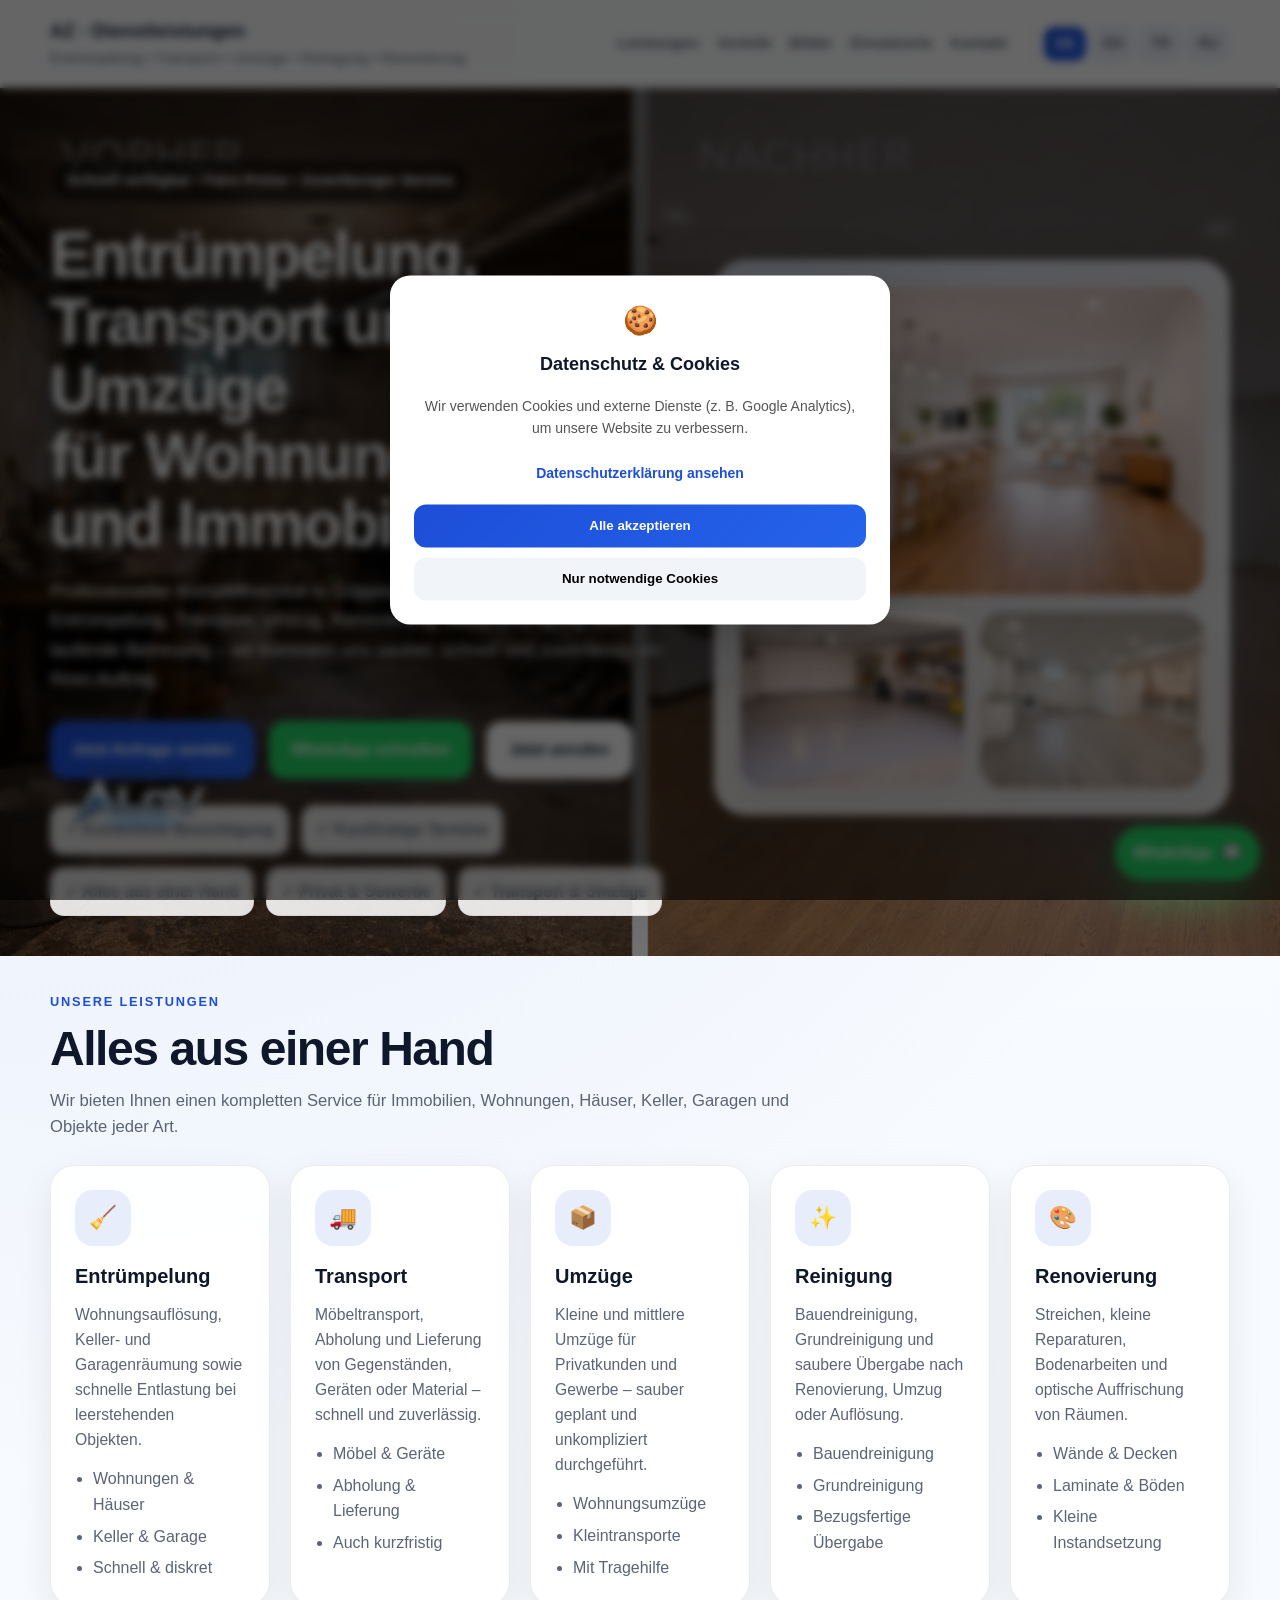
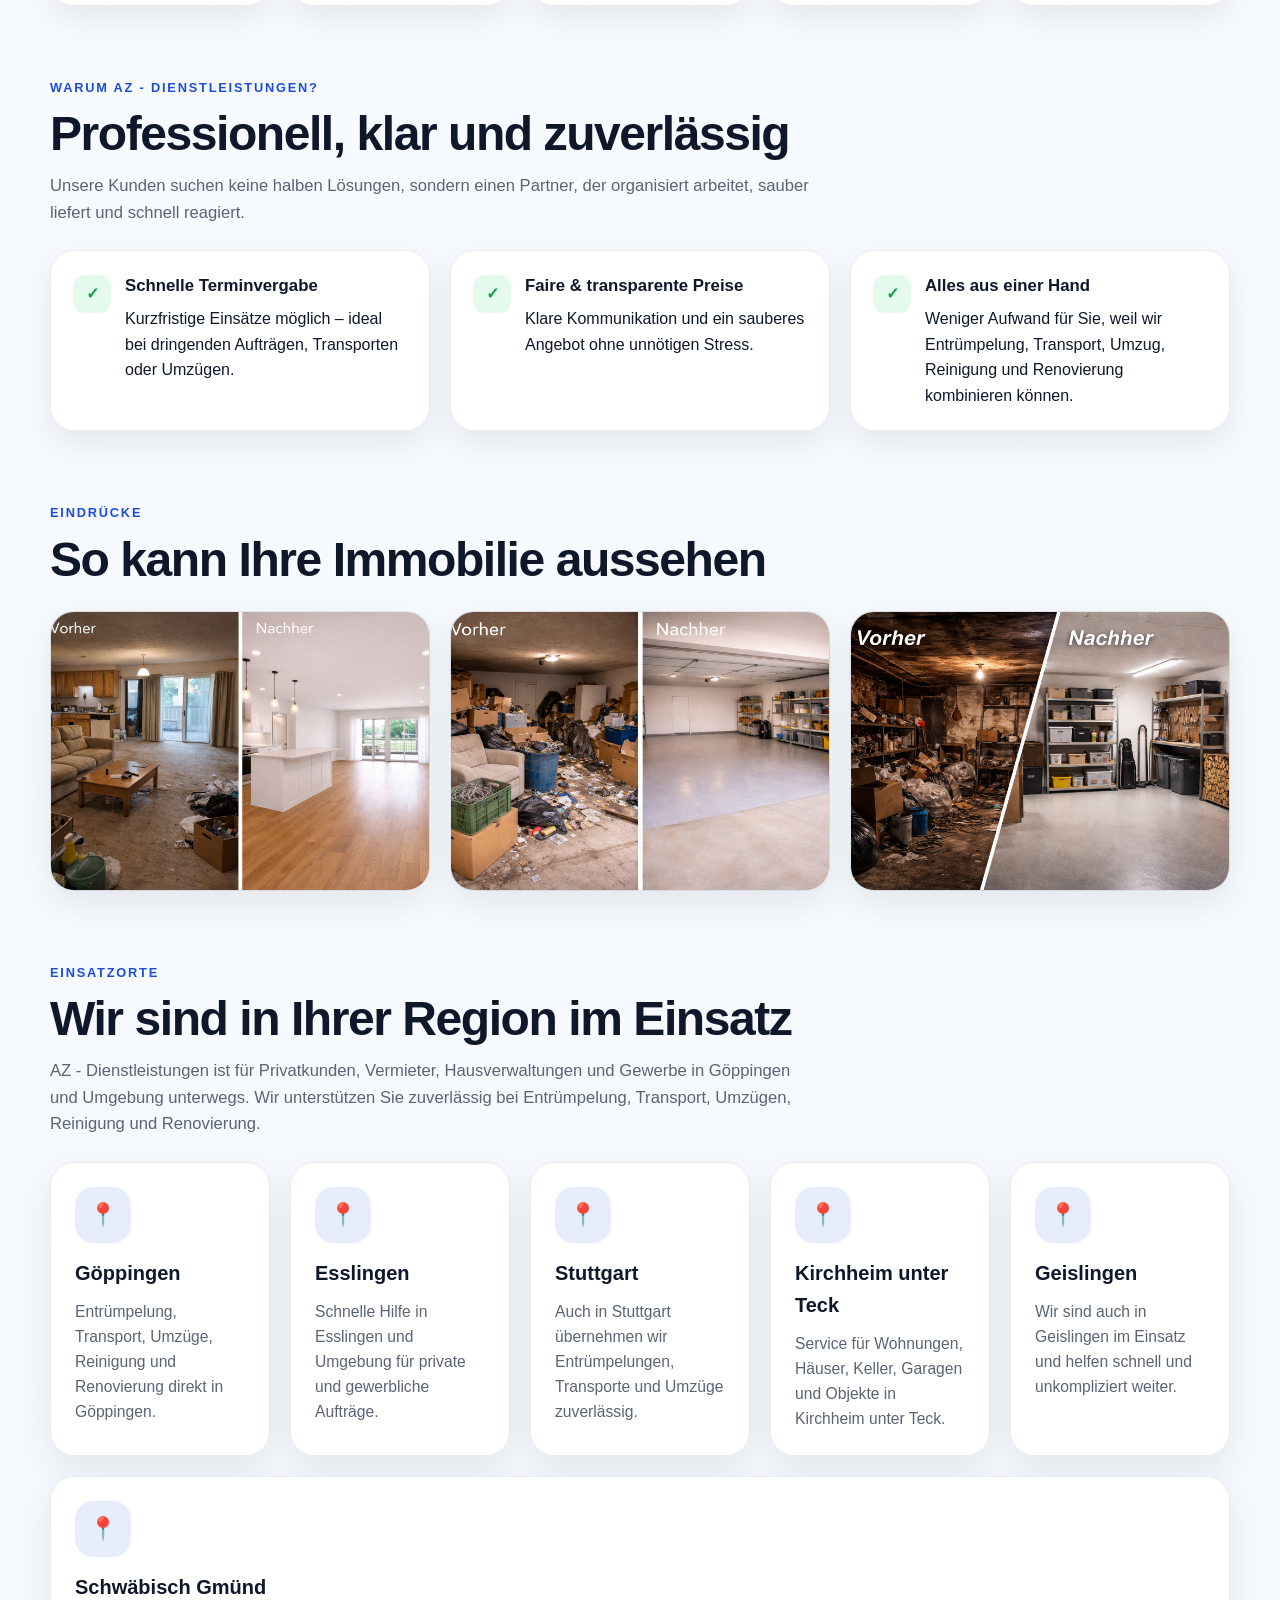
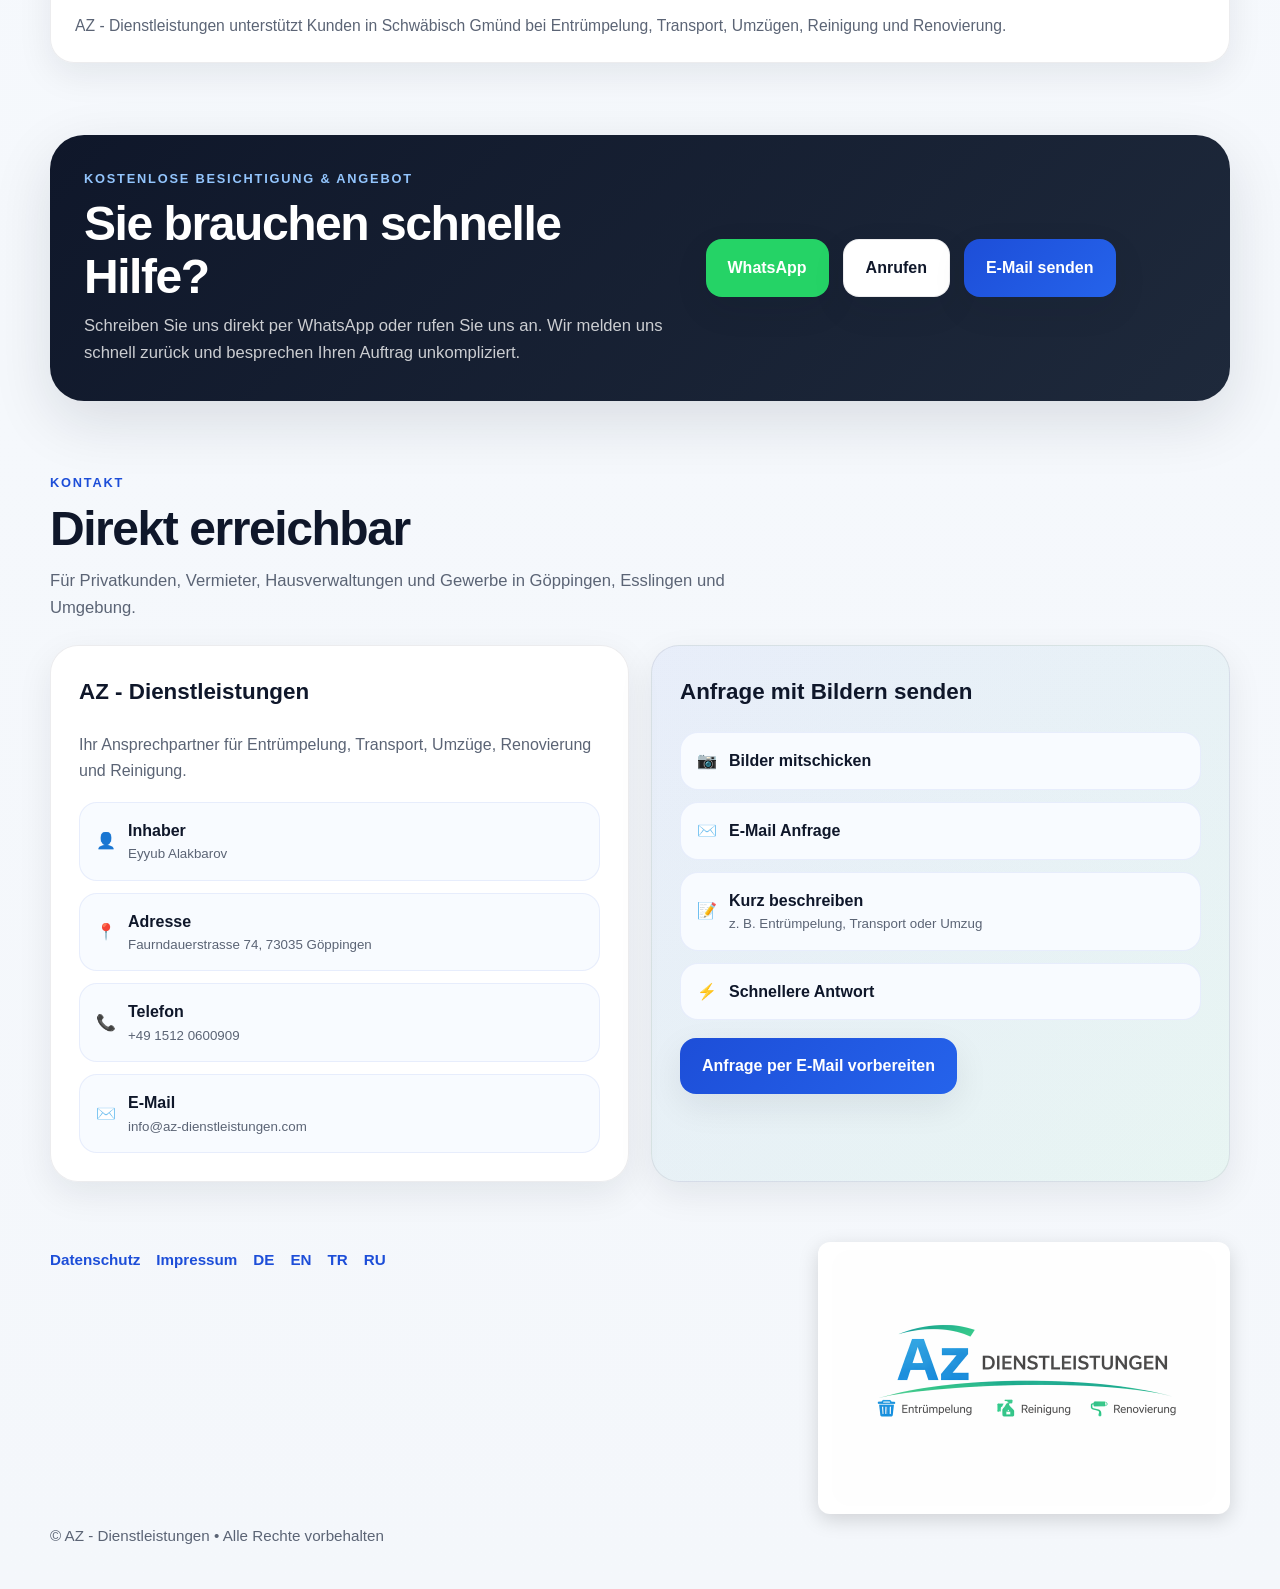
<file: index.html>
<!DOCTYPE html>
<html lang="de">
<head>
<link rel="stylesheet" href="style.css">
  <meta charset="UTF-8" />
  <meta name="viewport" content="width=device-width, initial-scale=1.0" />
  <title>AZ - Dienstleistungen | Entrümpelung, Transport, Umzüge, Reinigung & Renovierung</title>
  <meta name="description" content="AZ - Dienstleistungen – Entrümpelung, Transport, Umzüge, Reinigung, Renovierung und Hausmeisterservice in Göppingen, Esslingen und Umgebung." />

  <link rel="alternate" hreflang="de" href="index.html" />
  <link rel="alternate" hreflang="en" href="en.html" />
  <link rel="alternate" hreflang="tr" href="tr.html" />
  <link rel="alternate" hreflang="ru" href="ru.html" />
  <link rel="alternate" hreflang="x-default" href="index.html" />

  <script async src="https://www.googletagmanager.com/gtag/js?id=G-NCSZMTTBY2"></script>
  <script>
    window.dataLayer = window.dataLayer || [];
    function gtag(){dataLayer.push(arguments);}

    const cookiesAccepted = localStorage.getItem("cookiesAccepted") === "true";

    if (cookiesAccepted) {
      gtag('js', new Date());
      gtag('config', 'G-NCSZMTTBY2', {
        anonymize_ip: true
      });
    }
  </script>

  <style>
    :root {
      --bg: #f4f7fb;
      --white: #ffffff;
      --dark: #0f172a;
      --muted: #5b6475;
      --line: rgba(15, 23, 42, 0.08);
      --primary: #1d4ed8;
      --primary-dark: #163ea9;
      --accent: #25d366;
      --shadow: 0 20px 60px rgba(15, 23, 42, 0.12);
      --shadow-soft: 0 12px 35px rgba(15, 23, 42, 0.08);
      --radius: 24px;
    }

    * {
      box-sizing: border-box;
    }

    html {
      scroll-behavior: smooth;
    }

    body {
      margin: 0;
      font-family: Arial, Helvetica, sans-serif;
      background:
        radial-gradient(circle at top left, rgba(29, 78, 216, 0.10), transparent 30%),
        linear-gradient(180deg, #f8fbff 0%, var(--bg) 100%);
      color: var(--dark);
      line-height: 1.6;
    }

    a {
      color: inherit;
      text-decoration: none;
    }

    img {
      max-width: 100%;
      display: block;
      border-radius: 20px;
    }

    .container {
      width: min(1180px, calc(100% - 32px));
      margin: 0 auto;
    }

    .topbar {
      position: sticky;
      top: 0;
      z-index: 50;
      backdrop-filter: blur(12px);
      background: rgba(255, 255, 255, 0.88);
      border-bottom: 1px solid rgba(15, 23, 42, 0.06);
    }

    .nav {
      display: flex;
      align-items: center;
      justify-content: space-between;
      gap: 20px;
      padding: 16px 0;
      flex-wrap: wrap;
    }

    .brand {
      display: flex;
      flex-direction: column;
      gap: 2px;
    }

    .brand strong {
      font-size: 1.15rem;
      letter-spacing: 0.3px;
    }

    .brand span {
      color: var(--muted);
      font-size: 0.93rem;
    }

    .nav-links {
      display: flex;
      align-items: center;
      gap: 18px;
      flex-wrap: wrap;
    }

    .nav-links a {
      color: var(--muted);
      font-size: 0.95rem;
      font-weight: 600;
    }

    .nav-links a:hover {
      color: var(--primary);
    }

    .lang-switch {
      display: inline-flex;
      align-items: center;
      gap: 6px;
      margin-left: 8px;
      padding-left: 10px;
      border-left: 1px solid rgba(15, 23, 42, 0.08);
      flex-wrap: wrap;
    }

    .lang-switch a {
      display: inline-flex;
      align-items: center;
      justify-content: center;
      min-width: 40px;
      height: 34px;
      padding: 0 10px;
      border-radius: 10px;
      background: rgba(29, 78, 216, 0.06);
      color: var(--muted);
      font-weight: 700;
      font-size: 0.9rem;
      border: 1px solid rgba(29, 78, 216, 0.10);
      transition: all 0.2s ease;
    }

    .lang-switch a:hover {
      color: var(--primary);
      background: rgba(29, 78, 216, 0.12);
    }

    .lang-switch a.active {
      background: linear-gradient(135deg, var(--primary) 0%, #2563eb 100%);
      color: #ffffff;
      border-color: transparent;
    }

    .hero {
      padding: 70px 0 40px;
      background: url('bilder/saubere-wohnung.jpg') center/cover no-repeat;
      position: relative;
    }

    .hero::before {
      content: "";
      position: absolute;
      inset: 0;
      background: rgba(0, 0, 0, 0.55);
    }

    .hero > .container {
      position: relative;
      z-index: 1;
    }

    .hero-grid {
      display: grid;
      grid-template-columns: 1.1fr 0.9fr;
      gap: 34px;
      align-items: center;
    }

    .badge {
      display: inline-flex;
      align-items: center;
      gap: 10px;
      padding: 10px 16px;
      border-radius: 999px;
      background: rgba(0, 0, 0, 0.5);
      color: #ffffff;
      font-weight: 700;
      font-size: 0.92rem;
      border: 1px solid rgba(255,255,255,0.2);
    }

    h1 {
      font-size: clamp(2.4rem, 5vw, 4.7rem);
      line-height: 1.05;
      margin: 18px 0 18px;
      letter-spacing: -0.03em;
      color: #ffffff;
      text-shadow: 0 4px 20px rgba(0,0,0,0.6);
    }

    .hero p {
      font-size: 1.15rem;
      color: #ffffff;
      max-width: 660px;
      margin: 0 0 28px;
      text-shadow: 0 2px 10px rgba(0,0,0,0.6);
    }

    .cta-row {
      display: flex;
      flex-wrap: wrap;
      gap: 14px;
      margin-bottom: 26px;
    }

    .btn {
      display: inline-flex;
      align-items: center;
      justify-content: center;
      gap: 10px;
      padding: 15px 22px;
      border-radius: 16px;
      font-weight: 700;
      transition: transform 0.2s ease, box-shadow 0.2s ease, background 0.2s ease;
      box-shadow: var(--shadow-soft);
      border: none;
      cursor: pointer;
    }

    .btn:hover {
      transform: translateY(-2px);
    }

    .btn-primary {
      background: linear-gradient(135deg, var(--primary) 0%, #2563eb 100%);
      color: white;
    }

    .btn-primary:hover {
      background: linear-gradient(135deg, var(--primary-dark) 0%, #1d4ed8 100%);
    }

    .btn-secondary {
      background: white;
      color: var(--dark);
      border: 1px solid var(--line);
    }

    .btn-whatsapp {
      background: var(--accent);
      color: white;
    }

    .mini-points {
      display: flex;
      flex-wrap: wrap;
      gap: 12px;
      padding: 0;
      margin: 0;
      list-style: none;
    }

    .mini-points li {
      background: rgba(255, 255, 255, 0.88);
      border: 1px solid var(--line);
      padding: 11px 14px;
      border-radius: 14px;
      color: var(--muted);
      font-weight: 600;
      box-shadow: var(--shadow-soft);
    }

    .hero-card {
      position: relative;
      padding: 24px;
      background: rgba(255, 255, 255, 0.85);
      border: 1px solid rgba(255, 255, 255, 0.7);
      box-shadow: var(--shadow);
      border-radius: 32px;
      overflow: hidden;
    }

    .hero-card::before {
      content: "";
      position: absolute;
      inset: 0;
      background: linear-gradient(160deg, rgba(29, 78, 216, 0.11), transparent 38%);
      pointer-events: none;
    }

    .hero-photo-grid {
      display: grid;
      grid-template-columns: 1fr 1fr;
      gap: 14px;
      position: relative;
      z-index: 1;
    }

    .photo-block {
      min-height: 180px;
      border-radius: 24px;
      overflow: hidden;
      background: linear-gradient(135deg, #dbeafe, #eff6ff);
      border: 1px solid rgba(255, 255, 255, 0.9);
      position: relative;
      box-shadow: var(--shadow-soft);
    }

    .photo-block.large {
      grid-column: span 2;
      min-height: 230px;
    }

    .photo-block img {
      width: 100%;
      height: 100%;
      object-fit: cover;
    }

    section {
      padding: 36px 0;
    }

    .section-head {
      margin-bottom: 24px;
      max-width: 760px;
    }

    .eyebrow {
      color: var(--primary);
      text-transform: uppercase;
      letter-spacing: 0.14em;
      font-size: 0.8rem;
      font-weight: 800;
      margin-bottom: 10px;
    }

    h2 {
      font-size: clamp(2rem, 4vw, 3rem);
      line-height: 1.1;
      margin: 0 0 12px;
      letter-spacing: -0.03em;
    }

    .section-head p {
      margin: 0;
      color: var(--muted);
      font-size: 1.04rem;
    }

    .service-grid,
    .benefit-grid,
    .gallery-grid {
      display: grid;
      gap: 20px;
    }

    .service-grid {
      grid-template-columns: repeat(5, 1fr);
    }

    .benefit-grid {
      grid-template-columns: repeat(3, 1fr);
    }

    .gallery-grid {
      grid-template-columns: repeat(3, 1fr);
    }

    .card {
      background: rgba(255, 255, 255, 0.92);
      border: 1px solid var(--line);
      border-radius: var(--radius);
      padding: 24px;
      box-shadow: var(--shadow-soft);
    }

    .card .icon {
      width: 56px;
      height: 56px;
      border-radius: 18px;
      display: inline-flex;
      align-items: center;
      justify-content: center;
      font-size: 1.4rem;
      background: rgba(29, 78, 216, 0.10);
      color: var(--primary);
      margin-bottom: 14px;
    }

    .card h3 {
      margin: 0 0 10px;
      font-size: 1.25rem;
    }

    .card p {
      margin: 0;
      color: var(--muted);
      font-size: 0.98rem;
    }

    .card ul {
      margin: 14px 0 0;
      padding-left: 18px;
      color: var(--muted);
    }

    .card ul li + li {
      margin-top: 6px;
    }

    .benefit {
      display: flex;
      align-items: flex-start;
      gap: 14px;
      padding: 22px;
    }

    .benefit strong {
      display: block;
      margin-bottom: 6px;
      font-size: 1.05rem;
    }

    .check {
      width: 38px;
      height: 38px;
      border-radius: 12px;
      display: inline-flex;
      align-items: center;
      justify-content: center;
      font-weight: 900;
      background: rgba(37, 211, 102, 0.12);
      color: #179c48;
      flex-shrink: 0;
      margin-top: 2px;
    }

    .gallery-item {
      position: relative;
      overflow: hidden;
      border-radius: 24px;
      min-height: 280px;
      box-shadow: var(--shadow-soft);
      border: 1px solid var(--line);
      background: linear-gradient(135deg, #e2e8f0, #f8fafc);
    }

    .gallery-item img {
      width: 100%;
      height: 100%;
      object-fit: cover;
    }

    .cta-panel {
      background: linear-gradient(135deg, #0f172a 0%, #1e293b 100%);
      color: white;
      border-radius: 34px;
      padding: 34px;
      box-shadow: var(--shadow);
      display: grid;
      grid-template-columns: 1.1fr 0.9fr;
      gap: 22px;
      align-items: center;
    }

    .cta-panel p {
      color: rgba(255,255,255,0.78);
      margin: 10px 0 0;
      font-size: 1.04rem;
    }

    .contact-grid {
      display: grid;
      grid-template-columns: 1fr 1fr;
      gap: 22px;
    }

    .contact-box {
      background: rgba(255,255,255,0.94);
      border: 1px solid var(--line);
      border-radius: 28px;
      padding: 28px;
      box-shadow: var(--shadow-soft);
    }

    .contact-list {
      display: grid;
      gap: 12px;
      margin-top: 18px;
    }

    .contact-item {
      display: flex;
      gap: 12px;
      align-items: center;
      padding: 15px 16px;
      border-radius: 18px;
      background: #f8fbff;
      border: 1px solid rgba(29, 78, 216, 0.08);
      color: var(--dark);
      font-weight: 600;
    }

    .contact-item small {
      display: block;
      color: var(--muted);
      font-weight: 500;
    }

    .footer {
      padding: 24px 0 40px;
      color: var(--muted);
      font-size: 0.95rem;
    }

    .footer-wrap {
      display: flex;
      align-items: flex-start;
      justify-content: space-between;
      gap: 16px;
      flex-wrap: wrap;
    }

    .footer-left {
      display: flex;
      flex-direction: column;
      gap: 8px;
      flex: 1 1 320px;
      min-width: 260px;
    }

    .footer-links {
      display: flex;
      gap: 16px;
      flex-wrap: wrap;
      margin-top: 6px;
    }

    .footer-links a {
      font-weight: 600;
      color: #1d4ed8;
    }

    .footer-logo-box {
      display: flex;
      align-items: center;
      justify-content: center;
      background: #ffffff;
      padding: 8px 14px;
      border-radius: 12px;
      box-shadow: 0 6px 20px rgba(0,0,0,0.15);
      flex: 0 0 auto;
    }

    .footer-logo {
      height: 256px;
      width: auto;
      display: block;
    }

    .footer-bottom {
      width: 100%;
      margin-top: 10px;
      font-size: 0.95rem;
      color: var(--muted);
    }

    .floating-whatsapp {
      position: fixed;
      right: 20px;
      bottom: 20px;
      z-index: 100;
      display: inline-flex;
      align-items: center;
      gap: 10px;
      background: var(--accent);
      color: white;
      padding: 14px 18px;
      border-radius: 999px;
      box-shadow: 0 18px 40px rgba(37, 211, 102, 0.34);
      font-weight: 800;
    }

    .floating-whatsapp:hover {
      transform: translateY(-2px);
    }

    @media (max-width: 1080px) {
      .hero-grid,
      .cta-panel,
      .contact-grid,
      .service-grid,
      .benefit-grid,
      .gallery-grid {
        grid-template-columns: 1fr 1fr;
      }

      .hero-grid {
        grid-template-columns: 1fr;
      }
    }

    @media (max-width: 760px) {
      .nav {
        flex-direction: column;
        align-items: flex-start;
      }

      .nav-links {
        gap: 12px;
      }

      .lang-switch {
        margin-left: 0;
        padding-left: 0;
        border-left: none;
        width: 100%;
      }

      .service-grid,
      .benefit-grid,
      .gallery-grid,
      .cta-panel,
      .contact-grid,
      .hero-photo-grid {
        grid-template-columns: 1fr;
      }

      .photo-block.large {
        grid-column: span 1;
      }

      .hero {
        padding-top: 42px;
      }

      .cta-row {
        flex-direction: column;
      }

      .btn {
        width: 100%;
      }

      .floating-whatsapp span {
        display: none;
      }

      .floating-whatsapp {
        width: 58px;
        height: 58px;
        padding: 0;
        justify-content: center;
      }

      .footer-wrap {
        flex-direction: column;
        align-items: flex-start;
      }
    }
  </style>
</head>
<body>
  <div class="topbar">
    <div class="container nav">
      <div class="brand">
        <strong>AZ - Dienstleistungen</strong>
        <span>Entrümpelung • Transport • Umzüge • Reinigung • Renovierung</span>
      </div>
      <div class="nav-links">
        <a href="#leistungen">Leistungen</a>
        <a href="#vorteile">Vorteile</a>
        <a href="#bilder">Bilder</a>
        <a href="#einsatzorte">Einsatzorte</a>
        <a href="#kontakt">Kontakt</a>

        <div class="lang-switch">
          <a href="index.html" class="active">DE</a>
          <a href="en.html">EN</a>
          <a href="tr.html">TR</a>
          <a href="ru.html">RU</a>
        </div>
      </div>
    </div>
  </div>

  <header class="hero">
    <div class="container hero-grid">
      <div>
        <div class="badge">Schnell verfügbar • Faire Preise • Zuverlässiger Service</div>
        <h1>Entrümpelung, Transport und Umzüge<br>für Wohnung, Haus und Immobilie</h1>
        <p>
          Professioneller Komplettservice in Göppingen, Esslingen und Umgebung. Ob Entrümpelung,
          Transport, Umzug, Renovierung, Bauendreinigung oder laufende Betreuung – wir kümmern uns sauber,
          schnell und zuverlässig um Ihren Auftrag.
        </p>

        <div class="cta-row">
          <a class="btn btn-primary" href="#kontakt">Jetzt Anfrage senden</a>
          <a class="btn btn-whatsapp" href="https://wa.me/4915120600909?text=Hallo%20AZ%20-%20Dienstleistungen%2C%20ich%20interessiere%20mich%20f%C3%BCr%20ein%20Angebot." target="_blank" rel="noopener noreferrer">WhatsApp schreiben</a>
          <a class="btn btn-secondary" href="tel:+4915120600909">Jetzt anrufen</a>
        </div>

        <ul class="mini-points">
          <li>✓ Kostenlose Besichtigung</li>
          <li>✓ Kurzfristige Termine</li>
          <li>✓ Alles aus einer Hand</li>
          <li>✓ Privat & Gewerbe</li>
          <li>✓ Transport & Umzüge</li>
        </ul>
      </div>

      <div class="hero-card">
        <div class="hero-photo-grid">
          <div class="photo-block large">
            <img src="bilder/renovierung-1.jpg" alt="Renovierte Wohnung von AZ - Dienstleistungen">
          </div>
          <div class="photo-block">
            <img src="bilder/entruempelung-1.jpg" alt="Entrümpelung von Garage oder Wohnung">
          </div>
          <div class="photo-block">
            <img src="bilder/reinigung-1.jpg" alt="Reinigung nach Renovierung">
          </div>
        </div>
      </div>
    </div>
  </header>

  <section id="leistungen">
    <div class="container">
      <div class="section-head">
        <div class="eyebrow">Unsere Leistungen</div>
        <h2>Alles aus einer Hand</h2>
        <p>
          Wir bieten Ihnen einen kompletten Service für Immobilien, Wohnungen, Häuser,
          Keller, Garagen und Objekte jeder Art.
        </p>
      </div>

      <div class="service-grid">
        <div class="card">
          <div class="icon">🧹</div>
          <h3>Entrümpelung</h3>
          <p>Wohnungsauflösung, Keller- und Garagenräumung sowie schnelle Entlastung bei leerstehenden Objekten.</p>
          <ul>
            <li>Wohnungen & Häuser</li>
            <li>Keller & Garage</li>
            <li>Schnell & diskret</li>
          </ul>
        </div>

        <div class="card">
          <div class="icon">🚚</div>
          <h3>Transport</h3>
          <p>Möbeltransport, Abholung und Lieferung von Gegenständen, Geräten oder Material – schnell und zuverlässig.</p>
          <ul>
            <li>Möbel & Geräte</li>
            <li>Abholung & Lieferung</li>
            <li>Auch kurzfristig</li>
          </ul>
        </div>

        <div class="card">
          <div class="icon">📦</div>
          <h3>Umzüge</h3>
          <p>Kleine und mittlere Umzüge für Privatkunden und Gewerbe – sauber geplant und unkompliziert durchgeführt.</p>
          <ul>
            <li>Wohnungsumzüge</li>
            <li>Kleintransporte</li>
            <li>Mit Tragehilfe</li>
          </ul>
        </div>

        <div class="card">
          <div class="icon">✨</div>
          <h3>Reinigung</h3>
          <p>Bauendreinigung, Grundreinigung und saubere Übergabe nach Renovierung, Umzug oder Auflösung.</p>
          <ul>
            <li>Bauendreinigung</li>
            <li>Grundreinigung</li>
            <li>Bezugsfertige Übergabe</li>
          </ul>
        </div>

        <div class="card">
          <div class="icon">🎨</div>
          <h3>Renovierung</h3>
          <p>Streichen, kleine Reparaturen, Bodenarbeiten und optische Auffrischung von Räumen.</p>
          <ul>
            <li>Wände & Decken</li>
            <li>Laminate & Böden</li>
            <li>Kleine Instandsetzung</li>
          </ul>
        </div>
      </div>
    </div>
  </section>

  <section id="vorteile">
    <div class="container">
      <div class="section-head">
        <div class="eyebrow">Warum AZ - Dienstleistungen?</div>
        <h2>Professionell, klar und zuverlässig</h2>
        <p>
          Unsere Kunden suchen keine halben Lösungen, sondern einen Partner, der organisiert arbeitet,
          sauber liefert und schnell reagiert.
        </p>
      </div>

      <div class="benefit-grid">
        <div class="card benefit">
          <div class="check">✓</div>
          <div>
            <strong>Schnelle Terminvergabe</strong>
            Kurzfristige Einsätze möglich – ideal bei dringenden Aufträgen, Transporten oder Umzügen.
          </div>
        </div>
        <div class="card benefit">
          <div class="check">✓</div>
          <div>
            <strong>Faire & transparente Preise</strong>
            Klare Kommunikation und ein sauberes Angebot ohne unnötigen Stress.
          </div>
        </div>
        <div class="card benefit">
          <div class="check">✓</div>
          <div>
            <strong>Alles aus einer Hand</strong>
            Weniger Aufwand für Sie, weil wir Entrümpelung, Transport, Umzug, Reinigung und Renovierung kombinieren können.
          </div>
        </div>
      </div>
    </div>
  </section>

  <section id="bilder">
    <div class="container">
      <div class="section-head">
        <div class="eyebrow">Eindrücke</div>
        <h2>So kann Ihre Immobilie aussehen</h2>
      </div>

      <div class="gallery-grid">
        <div class="gallery-item">
          <img src="bilder/vorher-nachher-wohnung.jpg" alt="Vorher und nachher renovierte Wohnung">
        </div>
        <div class="gallery-item">
          <img src="bilder/garage-vorher-nachher.jpg" alt="Vorher und nachher von einer Garage">
        </div>
        <div class="gallery-item">
          <img src="bilder/keller-vorher-nachher.jpg" alt="Vorher und nachher von einem Keller">
        </div>
      </div>
    </div>
  </section>

  <section id="einsatzorte">
    <div class="container">
      <div class="section-head">
        <div class="eyebrow">Einsatzorte</div>
        <h2>Wir sind in Ihrer Region im Einsatz</h2>
        <p>
          AZ - Dienstleistungen ist für Privatkunden, Vermieter, Hausverwaltungen und Gewerbe in Göppingen und Umgebung unterwegs.
          Wir unterstützen Sie zuverlässig bei Entrümpelung, Transport, Umzügen, Reinigung und Renovierung.
        </p>
      </div>

      <div class="service-grid">
        <div class="card">
          <div class="icon">📍</div>
          <h3>Göppingen</h3>
          <p>Entrümpelung, Transport, Umzüge, Reinigung und Renovierung direkt in Göppingen.</p>
        </div>

        <div class="card">
          <div class="icon">📍</div>
          <h3>Esslingen</h3>
          <p>Schnelle Hilfe in Esslingen und Umgebung für private und gewerbliche Aufträge.</p>
        </div>

        <div class="card">
          <div class="icon">📍</div>
          <h3>Stuttgart</h3>
          <p>Auch in Stuttgart übernehmen wir Entrümpelungen, Transporte und Umzüge zuverlässig.</p>
        </div>

        <div class="card">
          <div class="icon">📍</div>
          <h3>Kirchheim unter Teck</h3>
          <p>Service für Wohnungen, Häuser, Keller, Garagen und Objekte in Kirchheim unter Teck.</p>
        </div>

        <div class="card">
          <div class="icon">📍</div>
          <h3>Geislingen</h3>
          <p>Wir sind auch in Geislingen im Einsatz und helfen schnell und unkompliziert weiter.</p>
        </div>
      </div>

      <div class="service-grid" style="margin-top:20px; grid-template-columns: repeat(1, 1fr);">
        <div class="card">
          <div class="icon">📍</div>
          <h3>Schwäbisch Gmünd</h3>
          <p>AZ - Dienstleistungen unterstützt Kunden in Schwäbisch Gmünd bei Entrümpelung, Transport, Umzügen, Reinigung und Renovierung.</p>
        </div>
      </div>
    </div>
  </section>

  <section>
    <div class="container">
      <div class="cta-panel">
        <div>
          <div class="eyebrow" style="color:#93c5fd; margin-bottom: 8px;">Kostenlose Besichtigung & Angebot</div>
          <h2 style="margin-bottom:0;">Sie brauchen schnelle Hilfe?</h2>
          <p>
            Schreiben Sie uns direkt per WhatsApp oder rufen Sie uns an. Wir melden uns schnell zurück
            und besprechen Ihren Auftrag unkompliziert.
          </p>
        </div>
        <div class="cta-row" style="margin-bottom:0; justify-content:flex-start;">
          <a class="btn btn-whatsapp" href="https://wa.me/4915120600909?text=Hallo%20AZ%20-%20Dienstleistungen%2C%20ich%20m%C3%B6chte%20eine%20kostenlose%20Besichtigung%20oder%20ein%20Angebot." target="_blank" rel="noopener noreferrer">WhatsApp</a>
          <a class="btn btn-secondary" href="tel:+4915120600909">Anrufen</a>
          <a class="btn btn-primary" href="mailto:info@az-dienstleistungen.com">E-Mail senden</a>
        </div>
      </div>
    </div>
  </section>

  <section id="kontakt">
    <div class="container">
      <div class="section-head">
        <div class="eyebrow">Kontakt</div>
        <h2>Direkt erreichbar</h2>
        <p>
          Für Privatkunden, Vermieter, Hausverwaltungen und Gewerbe in Göppingen, Esslingen und Umgebung.
        </p>
      </div>

      <div class="contact-grid">
        <div class="contact-box">
          <h3 style="margin-top:0; font-size:1.4rem;">AZ - Dienstleistungen</h3>
          <p style="margin: 0; color: var(--muted);">
            Ihr Ansprechpartner für Entrümpelung, Transport, Umzüge, Renovierung und Reinigung.
          </p>

          <div class="contact-list">
            <div class="contact-item">
              <div>👤</div>
              <div>
                Inhaber
                <small>Eyyub Alakbarov</small>
              </div>
            </div>

            <div class="contact-item">
              <div>📍</div>
              <div>
                Adresse
                <small>Faurndauerstrasse 74, 73035 Göppingen</small>
              </div>
            </div>

            <div class="contact-item">
              <div>📞</div>
              <div>
                Telefon
                <small>+49 1512 0600909</small>
              </div>
            </div>

            <div class="contact-item">
              <div>✉️</div>
              <div>
                E-Mail
                <small>info@az-dienstleistungen.com</small>
              </div>
            </div>
          </div>
        </div>

        <div class="contact-box" style="background: linear-gradient(135deg, rgba(29,78,216,0.06), rgba(37,211,102,0.06));">
          <h3 style="margin-top:0; font-size:1.4rem;">Anfrage mit Bildern senden</h3>
          <div class="contact-list">
            <div class="contact-item"><div>📷</div><div>Bilder mitschicken<small></small></div></div>
            <div class="contact-item"><div>✉️</div><div>E-Mail Anfrage<small></small></div></div>
            <div class="contact-item"><div>📝</div><div>Kurz beschreiben<small>z. B. Entrümpelung, Transport oder Umzug</small></div></div>
            <div class="contact-item"><div>⚡</div><div>Schnellere Antwort<small></small></div></div>
          </div>
          <div class="cta-row" style="margin-top:18px; margin-bottom:0;">
            <a class="btn btn-primary" href="mailto:info@az-dienstleistungen.com?subject=Anfrage%20mit%20Bildern%20an%20AZ%20-%20Dienstleistungen&body=Hallo%20AZ%20-%20Dienstleistungen,%0D%0A%0D%0Aich%20m%C3%B6chte%20eine%20Anfrage%20senden.%20Ich%20werde%20Bilder%20vom%20Auftrag%20anh%C3%A4ngen.%0D%0A%0D%0AName:%0D%0ATelefon:%0D%0AOrt:%0D%0AWas%20soll%20gemacht%20werden%20(Entr%C3%BCmpelung%2C%20Transport%2C%20Umzug%2C%20Reinigung%20oder%20Renovierung):%0D%0A">Anfrage per E-Mail vorbereiten</a>
          </div>
        </div>
      </div>
    </div>
  </section>

  <div class="container footer">
    <div class="footer-wrap">
      <div class="footer-left">
        <div class="footer-links">
          <a href="datenschutz.html">Datenschutz</a>
          <a href="impressum.html">Impressum</a>
          <a href="index.html">DE</a>
          <a href="en.html">EN</a>
          <a href="tr.html">TR</a>
          <a href="ru.html">RU</a>
        </div>
      </div>

      <div class="footer-logo-box">
        <img class="footer-logo" src="bilder/logo.png" alt="AZ - Dienstleistungen Logo">
      </div>
    </div>

    <div class="footer-bottom">© AZ - Dienstleistungen • Alle Rechte vorbehalten</div>
  </div>

  <a class="floating-whatsapp" href="https://wa.me/4915120600909?text=Hallo%20AZ%20-%20Dienstleistungen%2C%20ich%20habe%20Ihre%20Webseite%20gesehen%20und%20m%C3%B6chte%20mehr%20Infos." target="_blank" rel="noopener noreferrer" aria-label="WhatsApp Kontakt">
    <span>WhatsApp</span>
    <strong>💬</strong>
  </a>

  <div id="cookie-overlay" style="
    position: fixed;
    inset: 0;
    background: rgba(0,0,0,0.6);
    backdrop-filter: blur(4px);
    z-index: 9998;
    opacity: 0;
    pointer-events: none;
    transition: opacity 0.35s ease;
  "></div>

  <div id="cookie-banner" style="
    position: fixed;
    top: 50%;
    left: 50%;
    transform: translate(-50%, -50%) scale(0.92);
    width: min(500px, calc(100% - 30px));
    z-index: 9999;
    opacity: 0;
    pointer-events: none;
    transition: opacity 0.35s ease, transform 0.35s ease;
  ">
    <div style="
      background: #ffffff;
      border-radius: 20px;
      padding: 24px;
      box-shadow: 0 25px 70px rgba(0,0,0,0.25);
    ">
      <div style="text-align:center; margin-bottom:16px;">
        <div style="font-size:28px;">🍪</div>
        <div style="font-size:18px; font-weight:800; margin-top:6px;">
          Datenschutz & Cookies
        </div>
      </div>

      <div style="font-size:14px; color:#555; text-align:center; margin-bottom:20px;">
        Wir verwenden Cookies und externe Dienste (z. B. Google Analytics),
        um unsere Website zu verbessern.
        <br><br>
        <a href="datenschutz.html" style="color:#1d4ed8; font-weight:600;">
          Datenschutzerklärung ansehen
        </a>
      </div>

      <div style="display:flex; flex-direction:column; gap:10px;">
        <button onclick="acceptCookies()" style="
          background: linear-gradient(135deg, #1d4ed8, #2563eb);
          color:white;
          border:none;
          padding:14px;
          border-radius:12px;
          font-weight:800;
          cursor:pointer;
        ">
          Alle akzeptieren
        </button>

        <button onclick="declineCookies()" style="
          background:#f1f5f9;
          border:none;
          padding:14px;
          border-radius:12px;
          font-weight:800;
          cursor:pointer;
        ">
          Nur notwendige Cookies
        </button>
      </div>
    </div>
  </div>

  <script>
    function showBanner() {
      const banner = document.getElementById("cookie-banner");
      const overlay = document.getElementById("cookie-overlay");

      overlay.style.pointerEvents = "auto";
      banner.style.pointerEvents = "auto";

      requestAnimationFrame(() => {
        overlay.style.opacity = "1";
        banner.style.opacity = "1";
        banner.style.transform = "translate(-50%, -50%) scale(1)";
      });
    }

    function hideBanner() {
      const banner = document.getElementById("cookie-banner");
      const overlay = document.getElementById("cookie-overlay");

      overlay.style.opacity = "0";
      banner.style.opacity = "0";
      banner.style.transform = "translate(-50%, -50%) scale(0.92)";
      overlay.style.pointerEvents = "none";
      banner.style.pointerEvents = "none";
    }

    function acceptCookies() {
      localStorage.setItem("cookiesAccepted", "true");
      hideBanner();
      setTimeout(() => location.reload(), 250);
    }

    function declineCookies() {
      localStorage.setItem("cookiesAccepted", "false");
      hideBanner();
    }

    window.addEventListener("load", function () {
      if (!localStorage.getItem("cookiesAccepted")) {
        showBanner();
      }
    });
  </script>
<div class="logo-animated-ultra">
  <div class="logo-shine"></div>
  <img src="bilder/alov-logo.png" alt="Webmaster AloV">
</div>
</body>
</html>
</file>
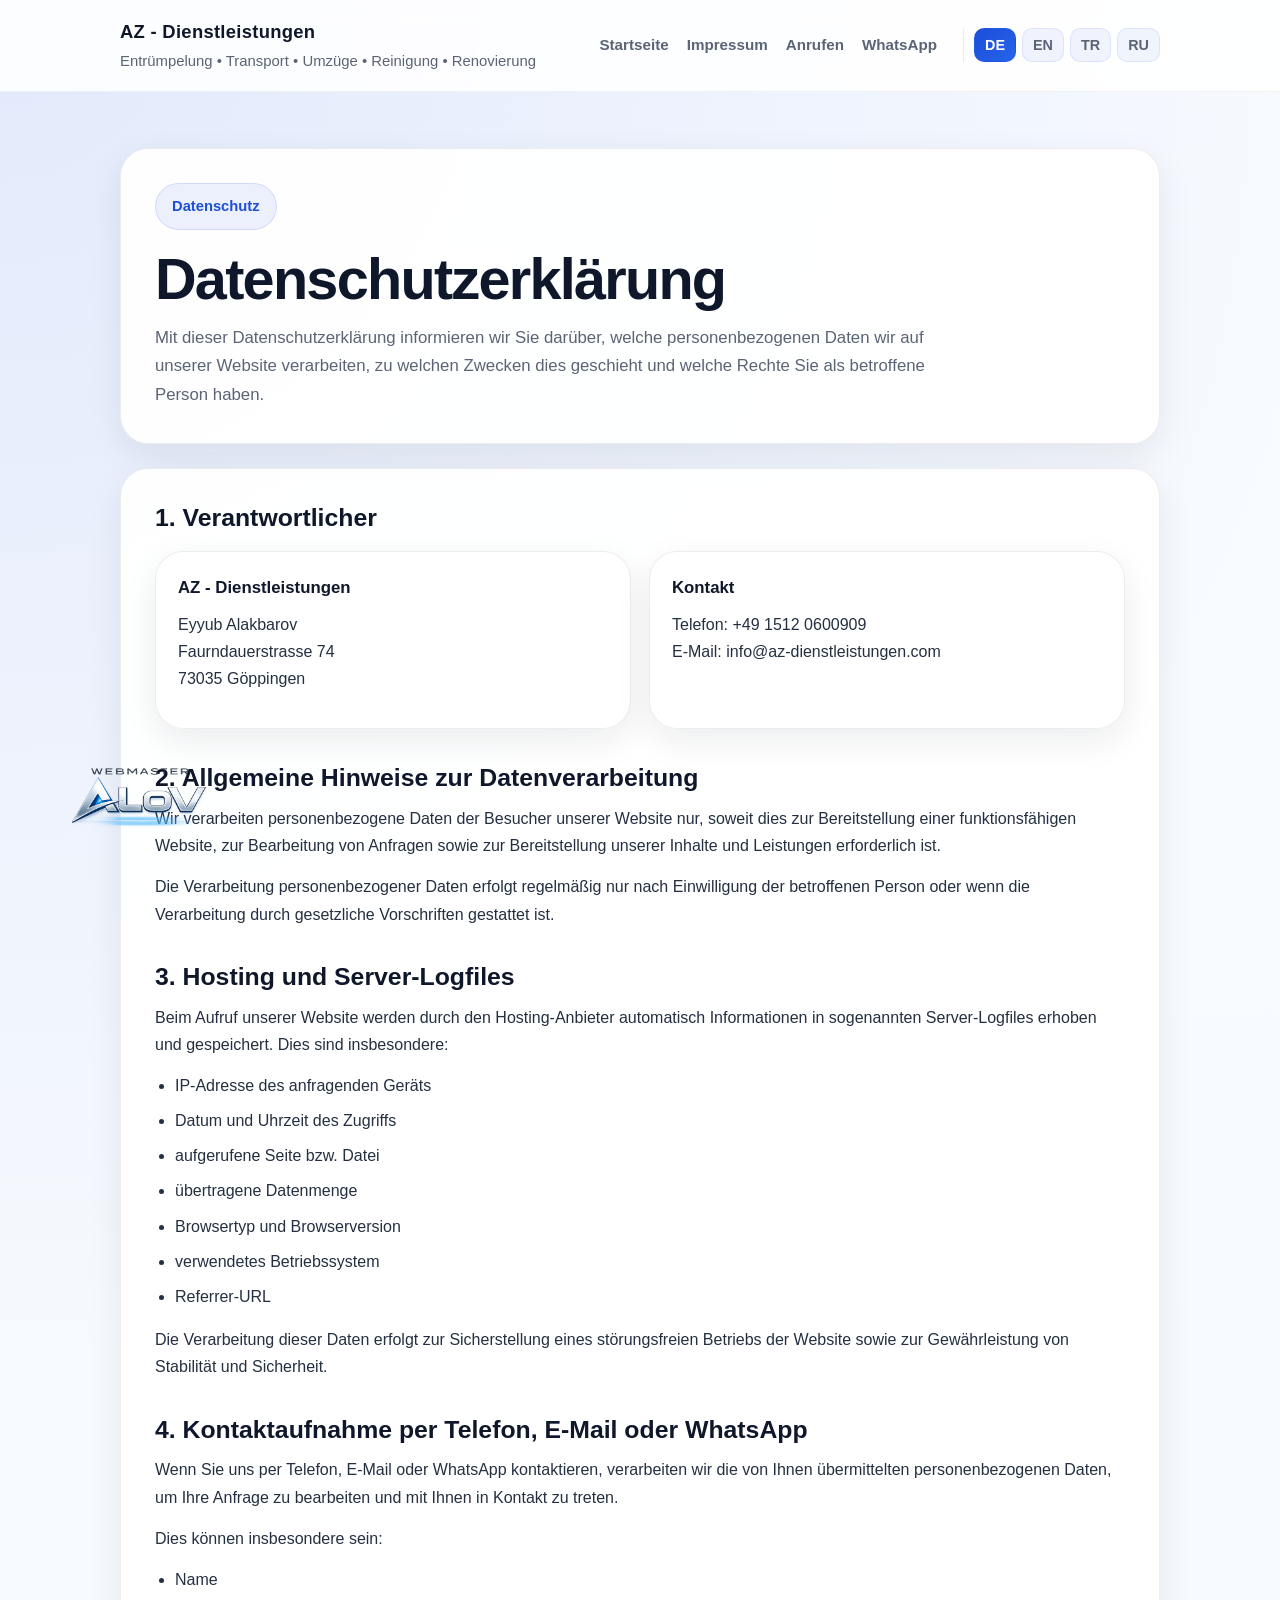
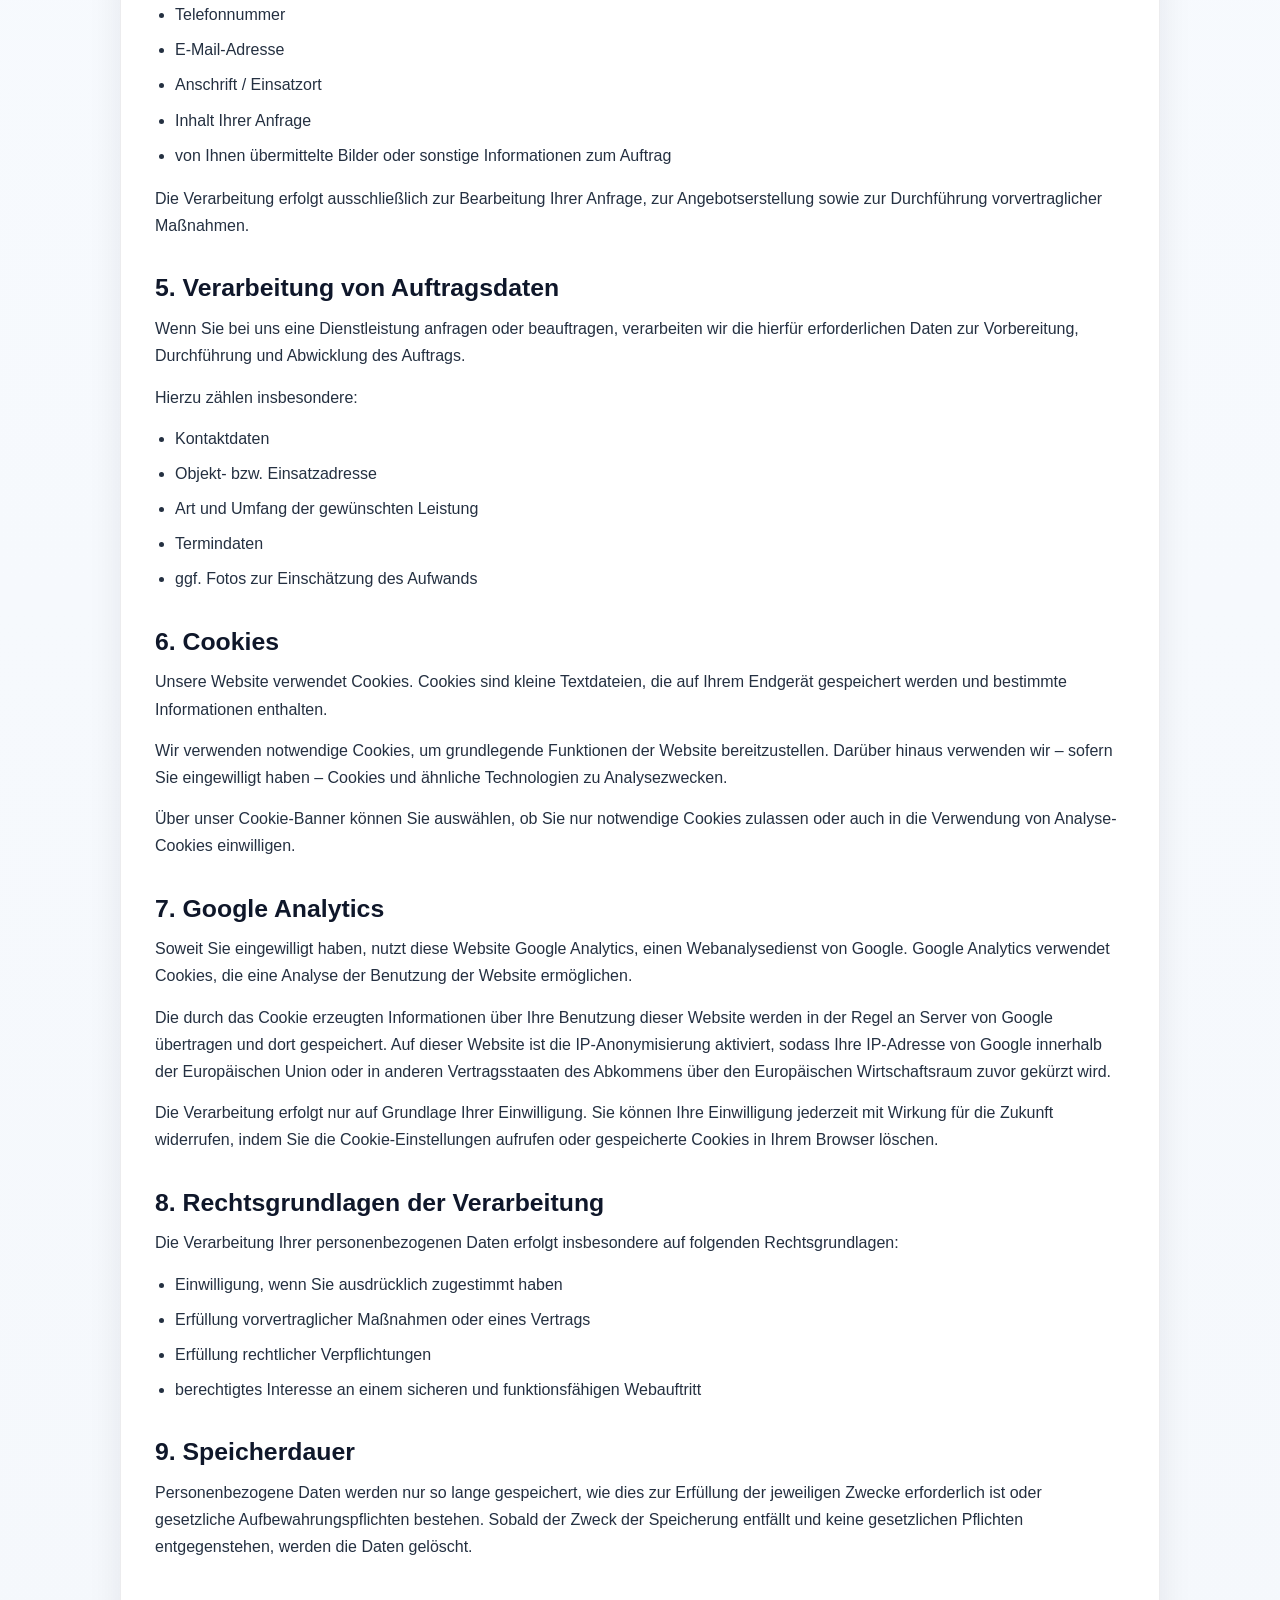
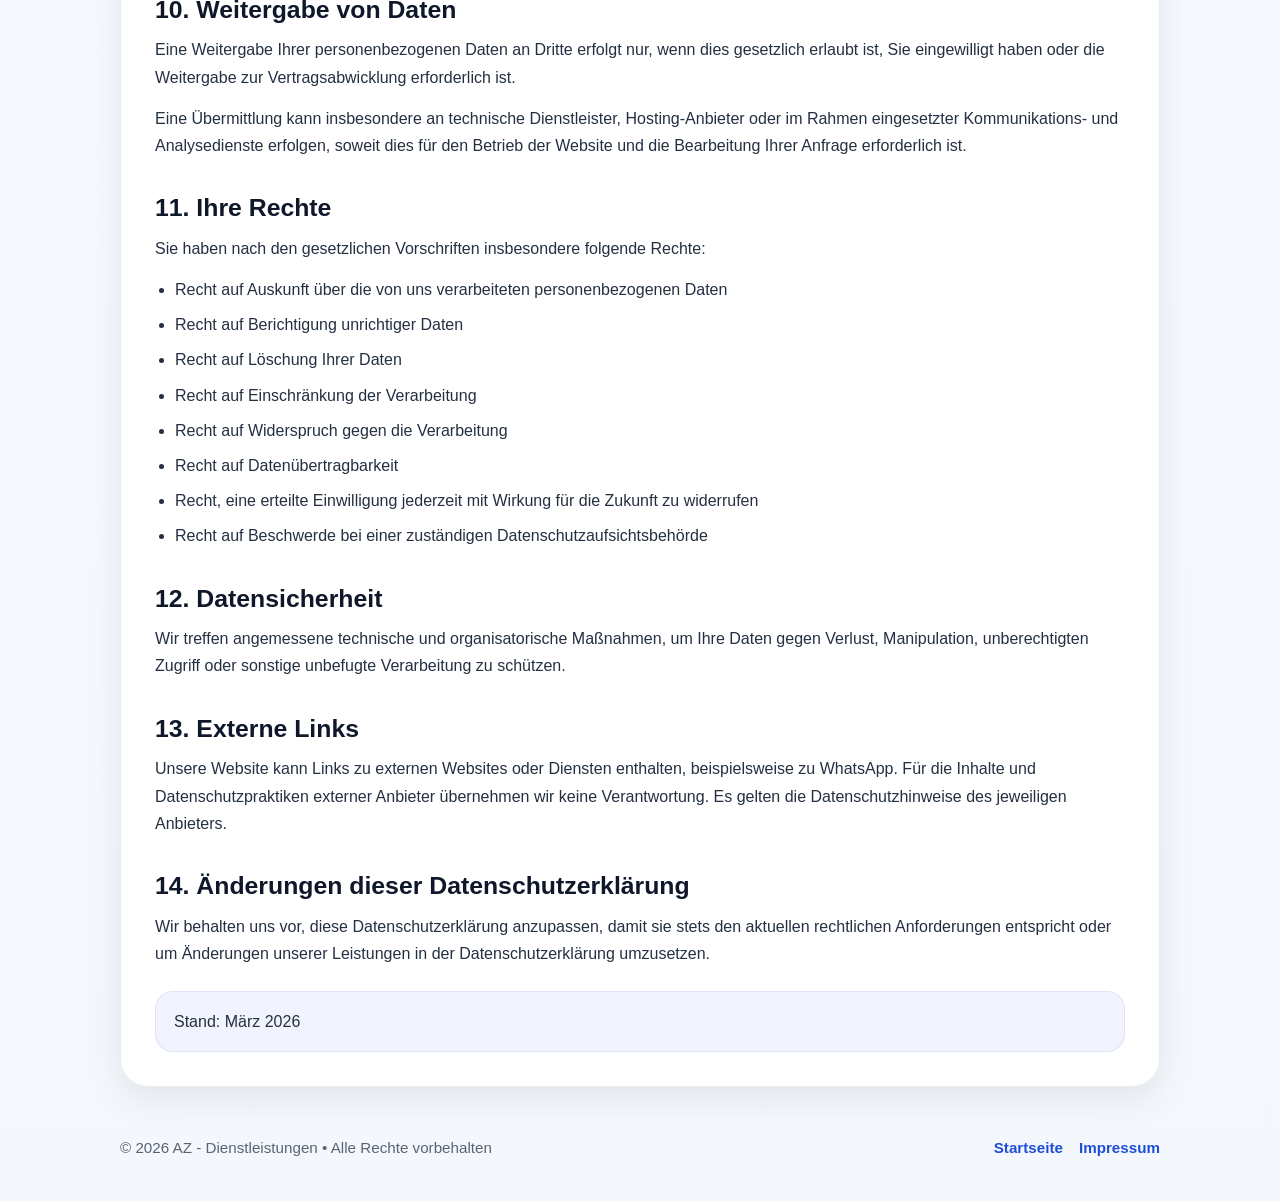
<file: datenschutz.html>
<!DOCTYPE html>
<html lang="de">
<head>
<link rel="stylesheet" href="style.css">
  <meta charset="UTF-8" />
  <meta name="viewport" content="width=device-width, initial-scale=1.0" />
  <title>Datenschutzerklärung | AZ - Dienstleistungen</title>
  <meta name="description" content="Datenschutzerklärung von AZ - Dienstleistungen in Göppingen." />
  <style>
    :root {
      --bg: #f4f7fb;
      --white: #ffffff;
      --dark: #0f172a;
      --muted: #5b6475;
      --line: rgba(15, 23, 42, 0.08);
      --primary: #1d4ed8;
      --primary-dark: #163ea9;
      --accent: #25d366;
      --shadow: 0 20px 60px rgba(15, 23, 42, 0.12);
      --shadow-soft: 0 12px 35px rgba(15, 23, 42, 0.08);
      --radius: 24px;
    }

    * { box-sizing: border-box; }
    html { scroll-behavior: smooth; }

    body {
      margin: 0;
      font-family: Arial, Helvetica, sans-serif;
      background:
        radial-gradient(circle at top left, rgba(29, 78, 216, 0.10), transparent 30%),
        linear-gradient(180deg, #f8fbff 0%, var(--bg) 100%);
      color: var(--dark);
      line-height: 1.7;
    }

    a { color: inherit; text-decoration: none; }

    .container {
      width: min(1040px, calc(100% - 32px));
      margin: 0 auto;
    }

    .topbar {
      position: sticky;
      top: 0;
      z-index: 50;
      backdrop-filter: blur(12px);
      background: rgba(255,255,255,0.88);
      border-bottom: 1px solid rgba(15, 23, 42, 0.06);
    }

    .nav {
      display: flex;
      align-items: center;
      justify-content: space-between;
      gap: 20px;
      padding: 16px 0;
      flex-wrap: wrap;
    }

    .brand {
      display: flex;
      flex-direction: column;
      gap: 2px;
    }

    .brand strong {
      font-size: 1.15rem;
      letter-spacing: 0.3px;
    }

    .brand span {
      color: var(--muted);
      font-size: 0.93rem;
    }

    .nav-links {
      display: flex;
      align-items: center;
      gap: 18px;
      flex-wrap: wrap;
    }

    .nav-links a {
      color: var(--muted);
      font-size: 0.95rem;
      font-weight: 600;
    }

    .nav-links a:hover { color: var(--primary); }

    .lang-switch {
      display: inline-flex;
      align-items: center;
      gap: 6px;
      margin-left: 8px;
      padding-left: 10px;
      border-left: 1px solid rgba(15, 23, 42, 0.08);
      flex-wrap: wrap;
    }

    .lang-switch a {
      display: inline-flex;
      align-items: center;
      justify-content: center;
      min-width: 40px;
      height: 34px;
      padding: 0 10px;
      border-radius: 10px;
      background: rgba(29, 78, 216, 0.06);
      color: var(--muted);
      font-weight: 700;
      font-size: 0.9rem;
      border: 1px solid rgba(29, 78, 216, 0.10);
      transition: all 0.2s ease;
    }

    .lang-switch a:hover {
      color: var(--primary);
      background: rgba(29, 78, 216, 0.12);
    }

    .lang-switch a.active {
      background: linear-gradient(135deg, var(--primary) 0%, #2563eb 100%);
      color: #ffffff;
      border-color: transparent;
    }

    .hero { padding: 56px 0 24px; }

    .hero-card,
    .content-card,
    .contact-card {
      background: rgba(255,255,255,0.94);
      border: 1px solid var(--line);
      border-radius: 28px;
      box-shadow: var(--shadow-soft);
    }

    .hero-card {
      padding: 34px;
      margin-bottom: 24px;
    }

    .badge {
      display: inline-flex;
      align-items: center;
      gap: 10px;
      padding: 10px 16px;
      border-radius: 999px;
      background: rgba(29, 78, 216, 0.08);
      color: var(--primary);
      font-weight: 700;
      font-size: 0.92rem;
      border: 1px solid rgba(29, 78, 216, 0.12);
    }

    h1 {
      font-size: clamp(2.1rem, 5vw, 3.6rem);
      line-height: 1.08;
      margin: 18px 0 14px;
      letter-spacing: -0.03em;
    }

    .hero-card p {
      margin: 0;
      color: var(--muted);
      font-size: 1.05rem;
      max-width: 800px;
    }

    .content-card { padding: 34px; }

    h2 {
      font-size: 1.55rem;
      margin: 34px 0 12px;
      line-height: 1.2;
      color: var(--dark);
    }

    h2:first-child { margin-top: 0; }

    p {
      margin: 0 0 14px;
      color: #243041;
    }

    ul {
      margin: 0 0 16px;
      padding-left: 20px;
      color: #243041;
    }

    li + li { margin-top: 8px; }

    .info-grid {
      display: grid;
      grid-template-columns: 1fr 1fr;
      gap: 18px;
      margin: 18px 0 8px;
    }

    .contact-card { padding: 22px; }

    .contact-card strong {
      display: block;
      margin-bottom: 8px;
      font-size: 1.05rem;
    }

    .note {
      margin-top: 24px;
      padding: 16px 18px;
      border-radius: 18px;
      background: rgba(29, 78, 216, 0.06);
      border: 1px solid rgba(29, 78, 216, 0.10);
      color: #243041;
    }

    .footer {
      padding: 24px 0 40px;
      color: var(--muted);
      font-size: 0.95rem;
    }

    .footer-wrap {
      display: flex;
      align-items: center;
      justify-content: space-between;
      gap: 16px;
      flex-wrap: wrap;
    }

    .footer-links {
      display: flex;
      gap: 16px;
      flex-wrap: wrap;
    }

    .footer-links a {
      font-weight: 600;
      color: var(--primary);
    }

    @media (max-width: 760px) {
      .info-grid { grid-template-columns: 1fr; }
      .hero-card, .content-card { padding: 24px; }
      .footer-wrap { flex-direction: column; align-items: flex-start; }
      .lang-switch {
        margin-left: 0;
        padding-left: 0;
        border-left: none;
        width: 100%;
      }
    }
  </style>
</head>
<body>
  <header class="topbar">
    <div class="container nav">
      <a href="index.html" class="brand">
        <strong>AZ - Dienstleistungen</strong>
        <span>Entrümpelung • Transport • Umzüge • Reinigung • Renovierung</span>
      </a>

      <nav class="nav-links">
        <a href="index.html">Startseite</a>
        <a href="impressum.html">Impressum</a>
        <a href="tel:+4915120600909">Anrufen</a>
        <a href="https://wa.me/4915120600909" target="_blank" rel="noopener">WhatsApp</a>

        <div class="lang-switch">
          <a href="datenschutz.html" class="active">DE</a>
          <a href="privacy.html">EN</a>
          <a href="privacy-tr.html">TR</a>
          <a href="privacy-ru.html">RU</a>
        </div>
      </nav>
    </div>
  </header>

  <main class="hero">
    <div class="container">
      <section class="hero-card">
        <div class="badge">Datenschutz</div>
        <h1>Datenschutzerklärung</h1>
        <p>
          Mit dieser Datenschutzerklärung informieren wir Sie darüber, welche personenbezogenen Daten wir auf unserer Website verarbeiten,
          zu welchen Zwecken dies geschieht und welche Rechte Sie als betroffene Person haben.
        </p>
      </section>

      <section class="content-card">
        <h2>1. Verantwortlicher</h2>
        <div class="info-grid">
          <div class="contact-card">
            <strong>AZ - Dienstleistungen</strong>
            <p>Eyyub Alakbarov<br>Faurndauerstrasse 74<br>73035 Göppingen</p>
          </div>
          <div class="contact-card">
            <strong>Kontakt</strong>
            <p>
              Telefon: <a href="tel:+4915120600909">+49 1512 0600909</a><br>
              E-Mail: <a href="mailto:info@az-dienstleistungen.com">info@az-dienstleistungen.com</a>
            </p>
          </div>
        </div>

        <h2>2. Allgemeine Hinweise zur Datenverarbeitung</h2>
        <p>
          Wir verarbeiten personenbezogene Daten der Besucher unserer Website nur, soweit dies zur Bereitstellung einer funktionsfähigen Website,
          zur Bearbeitung von Anfragen sowie zur Bereitstellung unserer Inhalte und Leistungen erforderlich ist.
        </p>
        <p>
          Die Verarbeitung personenbezogener Daten erfolgt regelmäßig nur nach Einwilligung der betroffenen Person oder wenn die Verarbeitung durch
          gesetzliche Vorschriften gestattet ist.
        </p>

        <h2>3. Hosting und Server-Logfiles</h2>
        <p>
          Beim Aufruf unserer Website werden durch den Hosting-Anbieter automatisch Informationen in sogenannten Server-Logfiles erhoben und gespeichert.
          Dies sind insbesondere:
        </p>
        <ul>
          <li>IP-Adresse des anfragenden Geräts</li>
          <li>Datum und Uhrzeit des Zugriffs</li>
          <li>aufgerufene Seite bzw. Datei</li>
          <li>übertragene Datenmenge</li>
          <li>Browsertyp und Browserversion</li>
          <li>verwendetes Betriebssystem</li>
          <li>Referrer-URL</li>
        </ul>
        <p>
          Die Verarbeitung dieser Daten erfolgt zur Sicherstellung eines störungsfreien Betriebs der Website sowie zur Gewährleistung von Stabilität und Sicherheit.
        </p>

        <h2>4. Kontaktaufnahme per Telefon, E-Mail oder WhatsApp</h2>
        <p>
          Wenn Sie uns per Telefon, E-Mail oder WhatsApp kontaktieren, verarbeiten wir die von Ihnen übermittelten personenbezogenen Daten,
          um Ihre Anfrage zu bearbeiten und mit Ihnen in Kontakt zu treten.
        </p>
        <p>Dies können insbesondere sein:</p>
        <ul>
          <li>Name</li>
          <li>Telefonnummer</li>
          <li>E-Mail-Adresse</li>
          <li>Anschrift / Einsatzort</li>
          <li>Inhalt Ihrer Anfrage</li>
          <li>von Ihnen übermittelte Bilder oder sonstige Informationen zum Auftrag</li>
        </ul>
        <p>
          Die Verarbeitung erfolgt ausschließlich zur Bearbeitung Ihrer Anfrage, zur Angebotserstellung sowie zur Durchführung vorvertraglicher Maßnahmen.
        </p>

        <h2>5. Verarbeitung von Auftragsdaten</h2>
        <p>
          Wenn Sie bei uns eine Dienstleistung anfragen oder beauftragen, verarbeiten wir die hierfür erforderlichen Daten zur Vorbereitung,
          Durchführung und Abwicklung des Auftrags.
        </p>
        <p>Hierzu zählen insbesondere:</p>
        <ul>
          <li>Kontaktdaten</li>
          <li>Objekt- bzw. Einsatzadresse</li>
          <li>Art und Umfang der gewünschten Leistung</li>
          <li>Termindaten</li>
          <li>ggf. Fotos zur Einschätzung des Aufwands</li>
        </ul>

        <h2>6. Cookies</h2>
        <p>
          Unsere Website verwendet Cookies. Cookies sind kleine Textdateien, die auf Ihrem Endgerät gespeichert werden und bestimmte Informationen enthalten.
        </p>
        <p>
          Wir verwenden notwendige Cookies, um grundlegende Funktionen der Website bereitzustellen. Darüber hinaus verwenden wir – sofern Sie eingewilligt haben –
          Cookies und ähnliche Technologien zu Analysezwecken.
        </p>
        <p>
          Über unser Cookie-Banner können Sie auswählen, ob Sie nur notwendige Cookies zulassen oder auch in die Verwendung von Analyse-Cookies einwilligen.
        </p>

        <h2>7. Google Analytics</h2>
        <p>
          Soweit Sie eingewilligt haben, nutzt diese Website Google Analytics, einen Webanalysedienst von Google. Google Analytics verwendet Cookies,
          die eine Analyse der Benutzung der Website ermöglichen.
        </p>
        <p>
          Die durch das Cookie erzeugten Informationen über Ihre Benutzung dieser Website werden in der Regel an Server von Google übertragen und dort gespeichert.
          Auf dieser Website ist die IP-Anonymisierung aktiviert, sodass Ihre IP-Adresse von Google innerhalb der Europäischen Union oder in anderen Vertragsstaaten
          des Abkommens über den Europäischen Wirtschaftsraum zuvor gekürzt wird.
        </p>
        <p>
          Die Verarbeitung erfolgt nur auf Grundlage Ihrer Einwilligung. Sie können Ihre Einwilligung jederzeit mit Wirkung für die Zukunft widerrufen,
          indem Sie die Cookie-Einstellungen aufrufen oder gespeicherte Cookies in Ihrem Browser löschen.
        </p>

        <h2>8. Rechtsgrundlagen der Verarbeitung</h2>
        <p>Die Verarbeitung Ihrer personenbezogenen Daten erfolgt insbesondere auf folgenden Rechtsgrundlagen:</p>
        <ul>
          <li>Einwilligung, wenn Sie ausdrücklich zugestimmt haben</li>
          <li>Erfüllung vorvertraglicher Maßnahmen oder eines Vertrags</li>
          <li>Erfüllung rechtlicher Verpflichtungen</li>
          <li>berechtigtes Interesse an einem sicheren und funktionsfähigen Webauftritt</li>
        </ul>

        <h2>9. Speicherdauer</h2>
        <p>
          Personenbezogene Daten werden nur so lange gespeichert, wie dies zur Erfüllung der jeweiligen Zwecke erforderlich ist oder gesetzliche Aufbewahrungspflichten bestehen.
          Sobald der Zweck der Speicherung entfällt und keine gesetzlichen Pflichten entgegenstehen, werden die Daten gelöscht.
        </p>

        <h2>10. Weitergabe von Daten</h2>
        <p>
          Eine Weitergabe Ihrer personenbezogenen Daten an Dritte erfolgt nur, wenn dies gesetzlich erlaubt ist, Sie eingewilligt haben oder die Weitergabe zur Vertragsabwicklung erforderlich ist.
        </p>
        <p>
          Eine Übermittlung kann insbesondere an technische Dienstleister, Hosting-Anbieter oder im Rahmen eingesetzter Kommunikations- und Analysedienste erfolgen,
          soweit dies für den Betrieb der Website und die Bearbeitung Ihrer Anfrage erforderlich ist.
        </p>

        <h2>11. Ihre Rechte</h2>
        <p>Sie haben nach den gesetzlichen Vorschriften insbesondere folgende Rechte:</p>
        <ul>
          <li>Recht auf Auskunft über die von uns verarbeiteten personenbezogenen Daten</li>
          <li>Recht auf Berichtigung unrichtiger Daten</li>
          <li>Recht auf Löschung Ihrer Daten</li>
          <li>Recht auf Einschränkung der Verarbeitung</li>
          <li>Recht auf Widerspruch gegen die Verarbeitung</li>
          <li>Recht auf Datenübertragbarkeit</li>
          <li>Recht, eine erteilte Einwilligung jederzeit mit Wirkung für die Zukunft zu widerrufen</li>
          <li>Recht auf Beschwerde bei einer zuständigen Datenschutzaufsichtsbehörde</li>
        </ul>

        <h2>12. Datensicherheit</h2>
        <p>
          Wir treffen angemessene technische und organisatorische Maßnahmen, um Ihre Daten gegen Verlust, Manipulation, unberechtigten Zugriff oder sonstige unbefugte Verarbeitung zu schützen.
        </p>

        <h2>13. Externe Links</h2>
        <p>
          Unsere Website kann Links zu externen Websites oder Diensten enthalten, beispielsweise zu WhatsApp. Für die Inhalte und Datenschutzpraktiken externer Anbieter
          übernehmen wir keine Verantwortung. Es gelten die Datenschutzhinweise des jeweiligen Anbieters.
        </p>

        <h2>14. Änderungen dieser Datenschutzerklärung</h2>
        <p>
          Wir behalten uns vor, diese Datenschutzerklärung anzupassen, damit sie stets den aktuellen rechtlichen Anforderungen entspricht oder um Änderungen unserer Leistungen
          in der Datenschutzerklärung umzusetzen.
        </p>

        <div class="note">
          Stand: März 2026
        </div>
      </section>
    </div>
  </main>

  <footer class="footer">
    <div class="container footer-wrap">
      <div>© 2026 AZ - Dienstleistungen • Alle Rechte vorbehalten</div>
      <div class="footer-links">
        <a href="index.html">Startseite</a>
        <a href="impressum.html">Impressum</a>
      </div>
    </div>
  </footer>
<div class="logo-animated-ultra">
  <div class="logo-shine"></div>
  <img src="bilder/alov-logo.png" alt="Webmaster AloV">
</div>
</body>
</html>
</file>
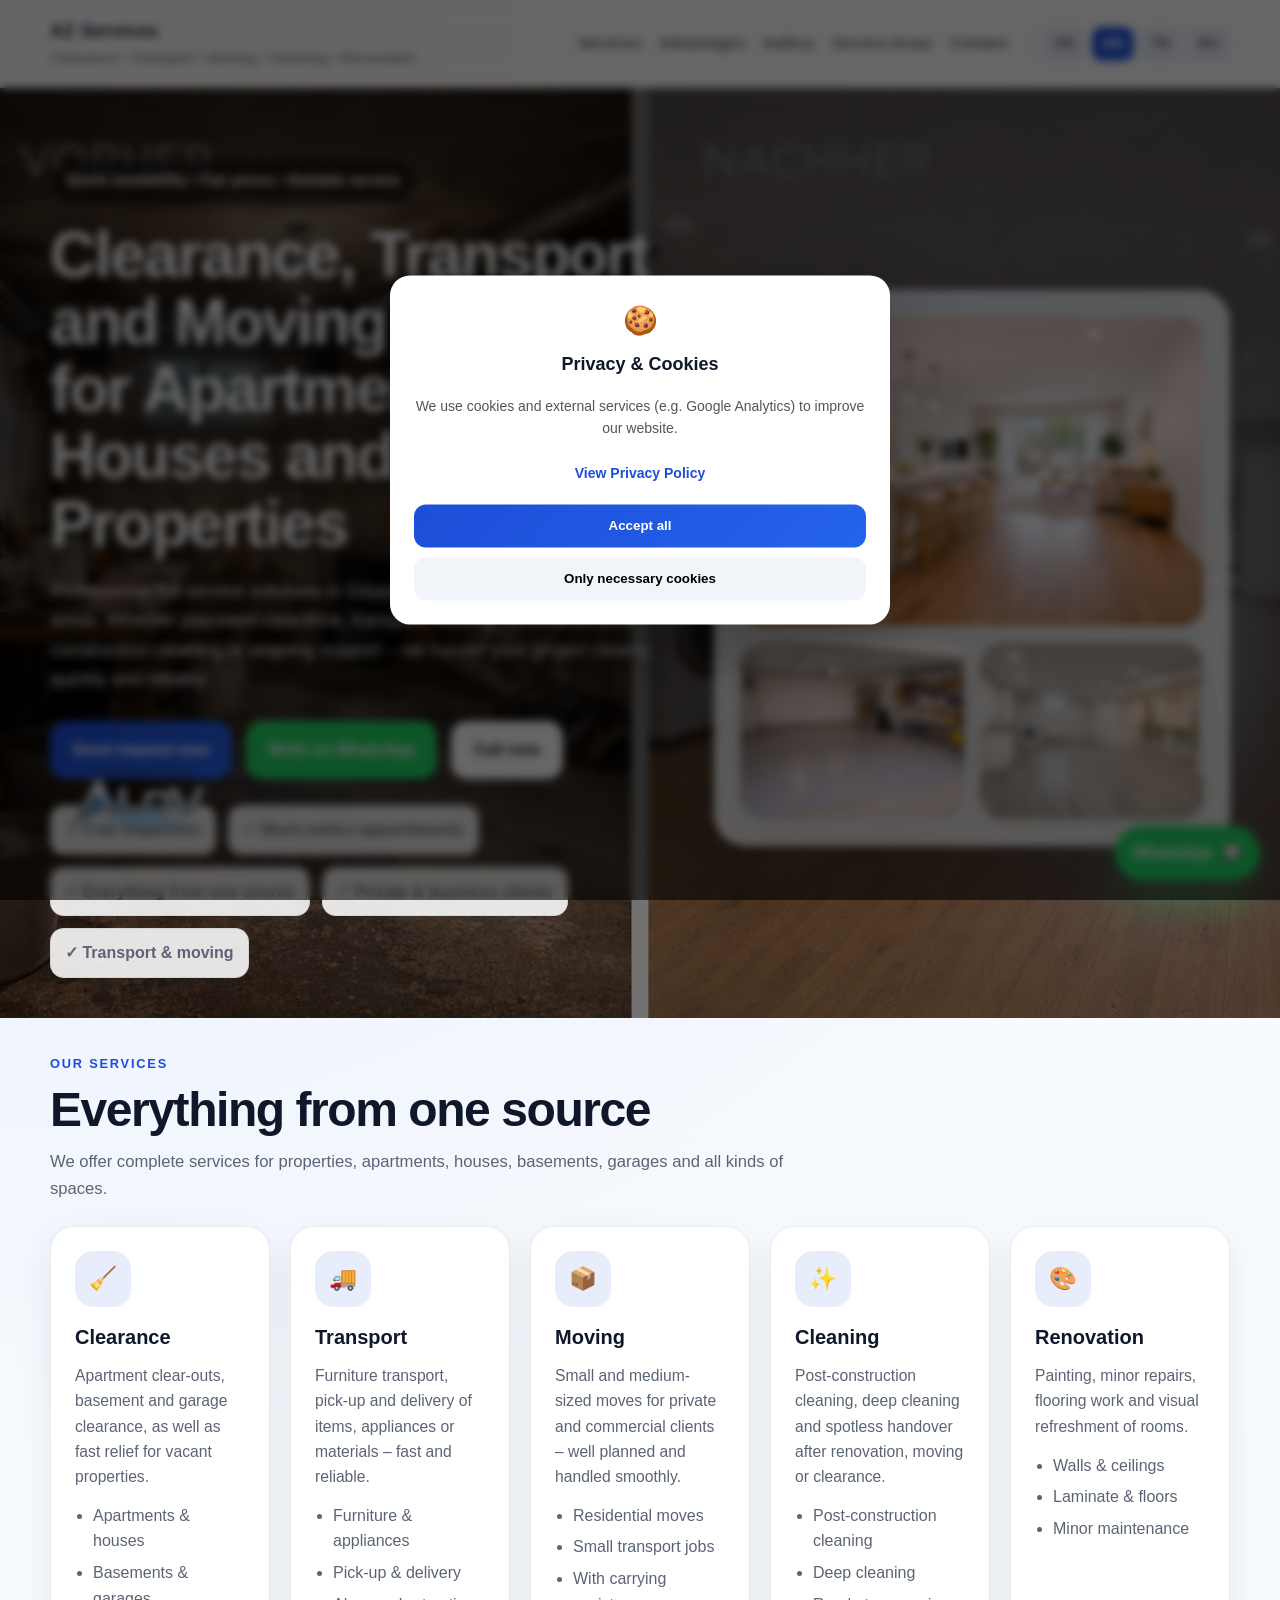
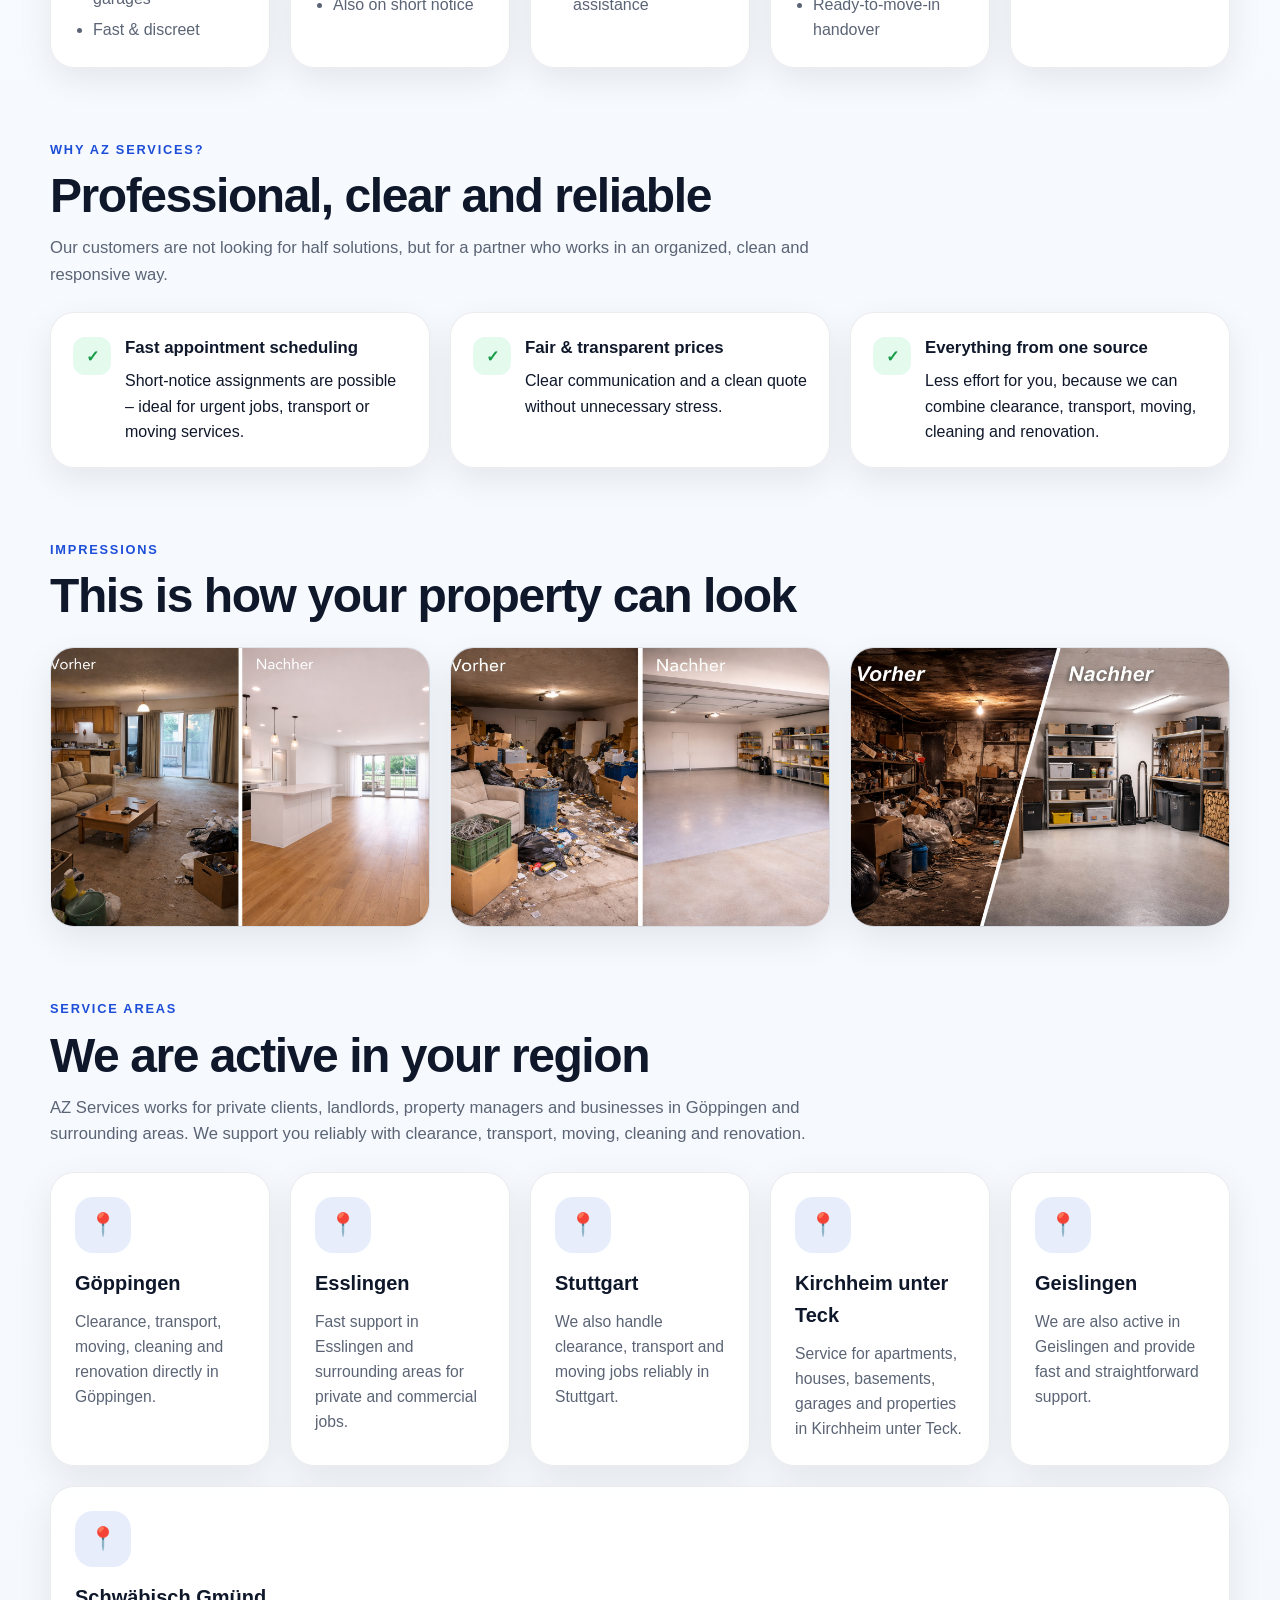
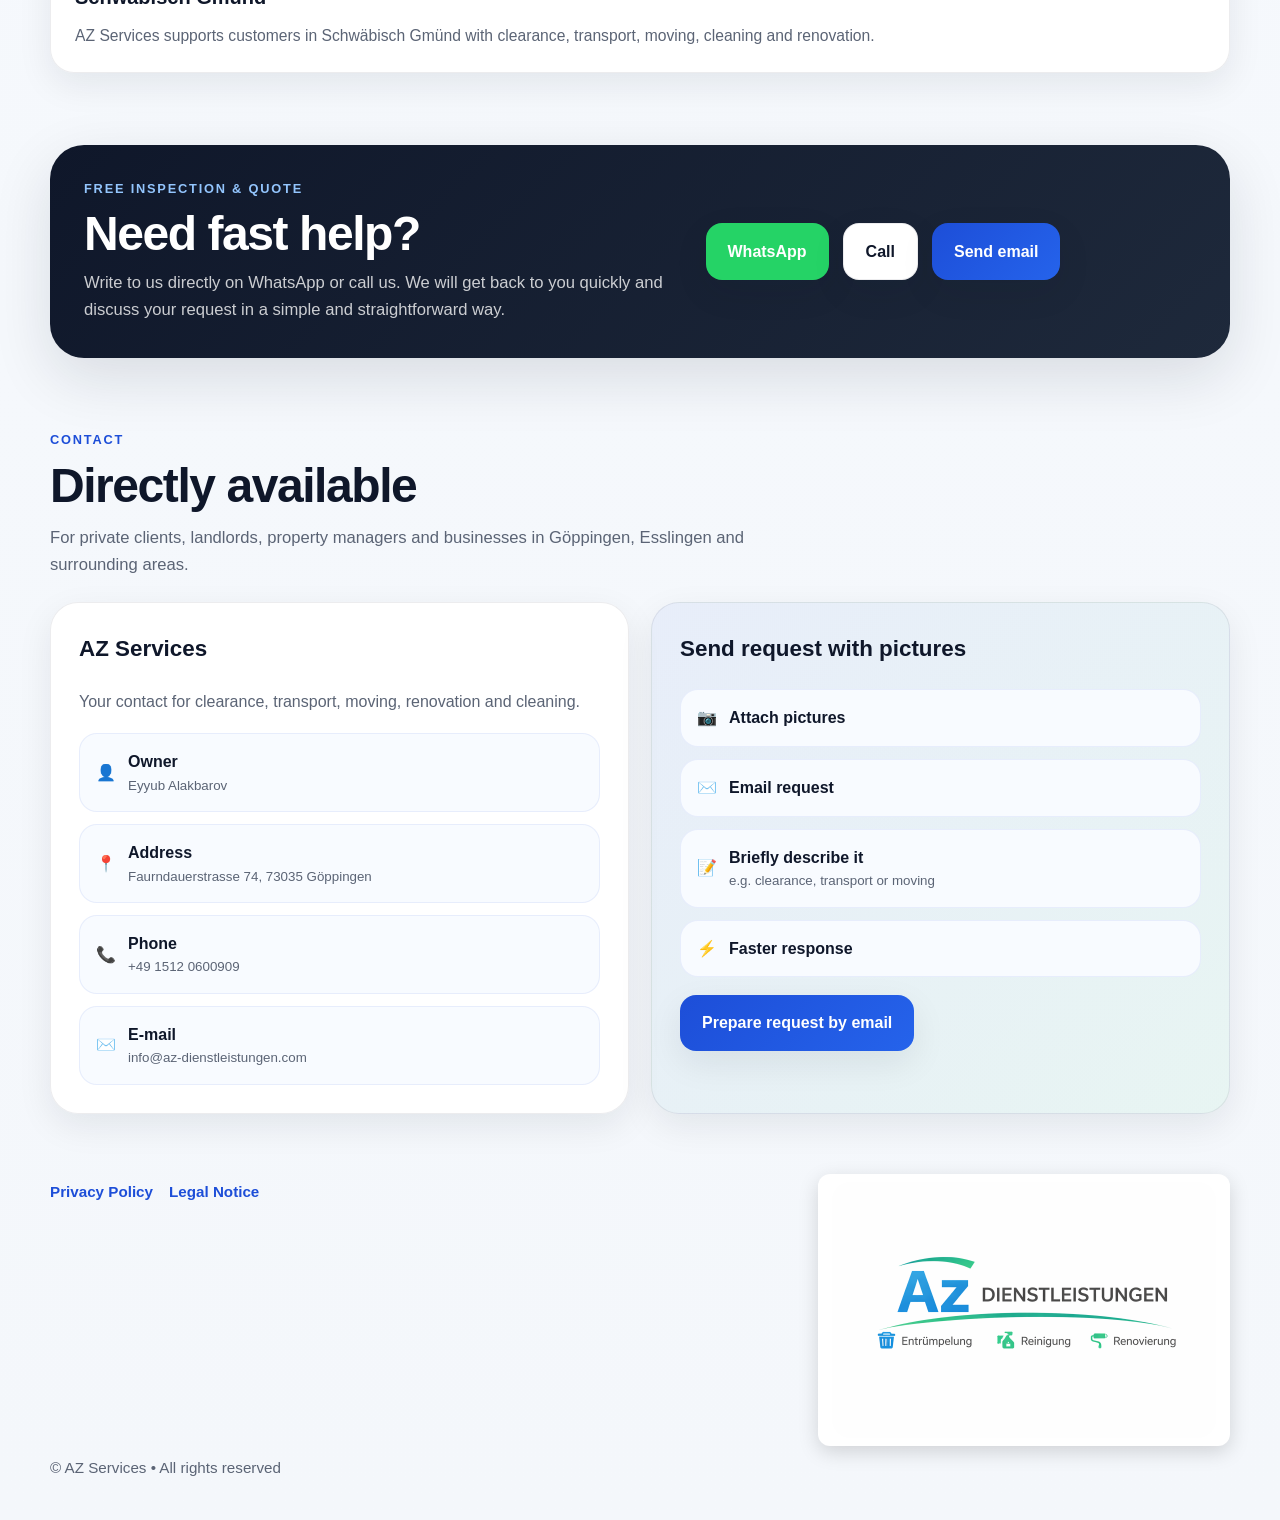
<file: en.html>
<!DOCTYPE html>
<html lang="en">
<head>
<link rel="stylesheet" href="style.css">
  <meta charset="UTF-8" />
  <meta name="viewport" content="width=device-width, initial-scale=1.0" />
  <title>AZ Services | Clearance, Transport, Moving, Cleaning & Renovation</title>
  <meta name="description" content="AZ Services – Clearance, transport, moving, cleaning, renovation and property services in Göppingen, Esslingen and surrounding areas." />

  <link rel="alternate" hreflang="de" href="index.html" />
  <link rel="alternate" hreflang="en" href="en.html" />
  <link rel="alternate" hreflang="tr" href="tr.html" />
  <link rel="alternate" hreflang="ru" href="ru.html" />
  <link rel="alternate" hreflang="x-default" href="index.html" />

  <script async src="https://www.googletagmanager.com/gtag/js?id=G-NCSZMTTBY2"></script>
  <script>
    window.dataLayer = window.dataLayer || [];
    function gtag(){dataLayer.push(arguments);}

    const cookiesAccepted = localStorage.getItem("cookiesAccepted") === "true";

    if (cookiesAccepted) {
      gtag('js', new Date());
      gtag('config', 'G-NCSZMTTBY2', {
        anonymize_ip: true
      });
    }
  </script>

  <style>
    :root {
      --bg: #f4f7fb;
      --white: #ffffff;
      --dark: #0f172a;
      --muted: #5b6475;
      --line: rgba(15, 23, 42, 0.08);
      --primary: #1d4ed8;
      --primary-dark: #163ea9;
      --accent: #25d366;
      --shadow: 0 20px 60px rgba(15, 23, 42, 0.12);
      --shadow-soft: 0 12px 35px rgba(15, 23, 42, 0.08);
      --radius: 24px;
    }

    * {
      box-sizing: border-box;
    }

    html {
      scroll-behavior: smooth;
    }

    body {
      margin: 0;
      font-family: Arial, Helvetica, sans-serif;
      background:
        radial-gradient(circle at top left, rgba(29, 78, 216, 0.10), transparent 30%),
        linear-gradient(180deg, #f8fbff 0%, var(--bg) 100%);
      color: var(--dark);
      line-height: 1.6;
    }

    a {
      color: inherit;
      text-decoration: none;
    }

    img {
      max-width: 100%;
      display: block;
      border-radius: 20px;
    }

    .container {
      width: min(1180px, calc(100% - 32px));
      margin: 0 auto;
    }

    .topbar {
      position: sticky;
      top: 0;
      z-index: 50;
      backdrop-filter: blur(12px);
      background: rgba(255, 255, 255, 0.88);
      border-bottom: 1px solid rgba(15, 23, 42, 0.06);
    }

    .nav {
      display: flex;
      align-items: center;
      justify-content: space-between;
      gap: 20px;
      padding: 16px 0;
      flex-wrap: wrap;
    }

    .brand {
      display: flex;
      flex-direction: column;
      gap: 2px;
    }

    .brand strong {
      font-size: 1.15rem;
      letter-spacing: 0.3px;
    }

    .brand span {
      color: var(--muted);
      font-size: 0.93rem;
    }

    .nav-links {
      display: flex;
      align-items: center;
      gap: 18px;
      flex-wrap: wrap;
    }

    .nav-links a {
      color: var(--muted);
      font-size: 0.95rem;
      font-weight: 600;
    }

    .nav-links a:hover {
      color: var(--primary);
    }

    .lang-switch {
      display: inline-flex;
      align-items: center;
      gap: 6px;
      margin-left: 8px;
      padding-left: 10px;
      border-left: 1px solid rgba(15, 23, 42, 0.08);
      flex-wrap: wrap;
    }

    .lang-switch a {
      display: inline-flex;
      align-items: center;
      justify-content: center;
      min-width: 40px;
      height: 34px;
      padding: 0 10px;
      border-radius: 10px;
      background: rgba(29, 78, 216, 0.06);
      color: var(--muted);
      font-weight: 700;
      font-size: 0.9rem;
      border: 1px solid rgba(29, 78, 216, 0.10);
      transition: all 0.2s ease;
    }

    .lang-switch a:hover {
      color: var(--primary);
      background: rgba(29, 78, 216, 0.12);
    }

    .lang-switch a.active {
      background: linear-gradient(135deg, var(--primary) 0%, #2563eb 100%);
      color: #ffffff;
      border-color: transparent;
    }

    .hero {
      padding: 70px 0 40px;
      background: url('bilder/saubere-wohnung.jpg') center/cover no-repeat;
      position: relative;
    }

    .hero::before {
      content: "";
      position: absolute;
      inset: 0;
      background: rgba(0, 0, 0, 0.55);
    }

    .hero > .container {
      position: relative;
      z-index: 1;
    }

    .hero-grid {
      display: grid;
      grid-template-columns: 1.1fr 0.9fr;
      gap: 34px;
      align-items: center;
    }

    .badge {
      display: inline-flex;
      align-items: center;
      gap: 10px;
      padding: 10px 16px;
      border-radius: 999px;
      background: rgba(0, 0, 0, 0.5);
      color: #ffffff;
      font-weight: 700;
      font-size: 0.92rem;
      border: 1px solid rgba(255,255,255,0.2);
    }

    h1 {
      font-size: clamp(2.4rem, 5vw, 4.7rem);
      line-height: 1.05;
      margin: 18px 0 18px;
      letter-spacing: -0.03em;
      color: #ffffff;
      text-shadow: 0 4px 20px rgba(0,0,0,0.6);
    }

    .hero p {
      font-size: 1.15rem;
      color: #ffffff;
      max-width: 660px;
      margin: 0 0 28px;
      text-shadow: 0 2px 10px rgba(0,0,0,0.6);
    }

    .cta-row {
      display: flex;
      flex-wrap: wrap;
      gap: 14px;
      margin-bottom: 26px;
    }

    .btn {
      display: inline-flex;
      align-items: center;
      justify-content: center;
      gap: 10px;
      padding: 15px 22px;
      border-radius: 16px;
      font-weight: 700;
      transition: transform 0.2s ease, box-shadow 0.2s ease, background 0.2s ease;
      box-shadow: var(--shadow-soft);
      border: none;
      cursor: pointer;
    }

    .btn:hover {
      transform: translateY(-2px);
    }

    .btn-primary {
      background: linear-gradient(135deg, var(--primary) 0%, #2563eb 100%);
      color: white;
    }

    .btn-primary:hover {
      background: linear-gradient(135deg, var(--primary-dark) 0%, #1d4ed8 100%);
    }

    .btn-secondary {
      background: white;
      color: var(--dark);
      border: 1px solid var(--line);
    }

    .btn-whatsapp {
      background: var(--accent);
      color: white;
    }

    .mini-points {
      display: flex;
      flex-wrap: wrap;
      gap: 12px;
      padding: 0;
      margin: 0;
      list-style: none;
    }

    .mini-points li {
      background: rgba(255, 255, 255, 0.88);
      border: 1px solid var(--line);
      padding: 11px 14px;
      border-radius: 14px;
      color: var(--muted);
      font-weight: 600;
      box-shadow: var(--shadow-soft);
    }

    .hero-card {
      position: relative;
      padding: 24px;
      background: rgba(255, 255, 255, 0.85);
      border: 1px solid rgba(255, 255, 255, 0.7);
      box-shadow: var(--shadow);
      border-radius: 32px;
      overflow: hidden;
    }

    .hero-card::before {
      content: "";
      position: absolute;
      inset: 0;
      background: linear-gradient(160deg, rgba(29, 78, 216, 0.11), transparent 38%);
      pointer-events: none;
    }

    .hero-photo-grid {
      display: grid;
      grid-template-columns: 1fr 1fr;
      gap: 14px;
      position: relative;
      z-index: 1;
    }

    .photo-block {
      min-height: 180px;
      border-radius: 24px;
      overflow: hidden;
      background: linear-gradient(135deg, #dbeafe, #eff6ff);
      border: 1px solid rgba(255, 255, 255, 0.9);
      position: relative;
      box-shadow: var(--shadow-soft);
    }

    .photo-block.large {
      grid-column: span 2;
      min-height: 230px;
    }

    .photo-block img {
      width: 100%;
      height: 100%;
      object-fit: cover;
    }

    section {
      padding: 36px 0;
    }

    .section-head {
      margin-bottom: 24px;
      max-width: 760px;
    }

    .eyebrow {
      color: var(--primary);
      text-transform: uppercase;
      letter-spacing: 0.14em;
      font-size: 0.8rem;
      font-weight: 800;
      margin-bottom: 10px;
    }

    h2 {
      font-size: clamp(2rem, 4vw, 3rem);
      line-height: 1.1;
      margin: 0 0 12px;
      letter-spacing: -0.03em;
    }

    .section-head p {
      margin: 0;
      color: var(--muted);
      font-size: 1.04rem;
    }

    .service-grid,
    .benefit-grid,
    .gallery-grid {
      display: grid;
      gap: 20px;
    }

    .service-grid {
      grid-template-columns: repeat(5, 1fr);
    }

    .benefit-grid {
      grid-template-columns: repeat(3, 1fr);
    }

    .gallery-grid {
      grid-template-columns: repeat(3, 1fr);
    }

    .card {
      background: rgba(255, 255, 255, 0.92);
      border: 1px solid var(--line);
      border-radius: var(--radius);
      padding: 24px;
      box-shadow: var(--shadow-soft);
    }

    .card .icon {
      width: 56px;
      height: 56px;
      border-radius: 18px;
      display: inline-flex;
      align-items: center;
      justify-content: center;
      font-size: 1.4rem;
      background: rgba(29, 78, 216, 0.10);
      color: var(--primary);
      margin-bottom: 14px;
    }

    .card h3 {
      margin: 0 0 10px;
      font-size: 1.25rem;
    }

    .card p {
      margin: 0;
      color: var(--muted);
      font-size: 0.98rem;
    }

    .card ul {
      margin: 14px 0 0;
      padding-left: 18px;
      color: var(--muted);
    }

    .card ul li + li {
      margin-top: 6px;
    }

    .benefit {
      display: flex;
      align-items: flex-start;
      gap: 14px;
      padding: 22px;
    }

    .benefit strong {
      display: block;
      margin-bottom: 6px;
      font-size: 1.05rem;
    }

    .check {
      width: 38px;
      height: 38px;
      border-radius: 12px;
      display: inline-flex;
      align-items: center;
      justify-content: center;
      font-weight: 900;
      background: rgba(37, 211, 102, 0.12);
      color: #179c48;
      flex-shrink: 0;
      margin-top: 2px;
    }

    .gallery-item {
      position: relative;
      overflow: hidden;
      border-radius: 24px;
      min-height: 280px;
      box-shadow: var(--shadow-soft);
      border: 1px solid var(--line);
      background: linear-gradient(135deg, #e2e8f0, #f8fafc);
    }

    .gallery-item img {
      width: 100%;
      height: 100%;
      object-fit: cover;
    }

    .cta-panel {
      background: linear-gradient(135deg, #0f172a 0%, #1e293b 100%);
      color: white;
      border-radius: 34px;
      padding: 34px;
      box-shadow: var(--shadow);
      display: grid;
      grid-template-columns: 1.1fr 0.9fr;
      gap: 22px;
      align-items: center;
    }

    .cta-panel p {
      color: rgba(255,255,255,0.78);
      margin: 10px 0 0;
      font-size: 1.04rem;
    }

    .contact-grid {
      display: grid;
      grid-template-columns: 1fr 1fr;
      gap: 22px;
    }

    .contact-box {
      background: rgba(255,255,255,0.94);
      border: 1px solid var(--line);
      border-radius: 28px;
      padding: 28px;
      box-shadow: var(--shadow-soft);
    }

    .contact-list {
      display: grid;
      gap: 12px;
      margin-top: 18px;
    }

    .contact-item {
      display: flex;
      gap: 12px;
      align-items: center;
      padding: 15px 16px;
      border-radius: 18px;
      background: #f8fbff;
      border: 1px solid rgba(29, 78, 216, 0.08);
      color: var(--dark);
      font-weight: 600;
    }

    .contact-item small {
      display: block;
      color: var(--muted);
      font-weight: 500;
    }

    .footer {
      padding: 24px 0 40px;
      color: var(--muted);
      font-size: 0.95rem;
    }

    .footer-wrap {
      display: flex;
      align-items: flex-start;
      justify-content: space-between;
      gap: 16px;
      flex-wrap: wrap;
    }

    .footer-left {
      display: flex;
      flex-direction: column;
      gap: 8px;
      flex: 1 1 320px;
      min-width: 260px;
    }

    .footer-links {
      display: flex;
      gap: 16px;
      flex-wrap: wrap;
      margin-top: 6px;
    }

    .footer-links a {
      font-weight: 600;
      color: #1d4ed8;
    }

    .footer-logo-box {
      display: flex;
      align-items: center;
      justify-content: center;
      background: #ffffff;
      padding: 8px 14px;
      border-radius: 12px;
      box-shadow: 0 6px 20px rgba(0,0,0,0.15);
      flex: 0 0 auto;
    }

    .footer-logo {
      height: 256px;
      width: auto;
      display: block;
    }

    .footer-bottom {
      width: 100%;
      margin-top: 10px;
      font-size: 0.95rem;
      color: var(--muted);
    }

    .floating-whatsapp {
      position: fixed;
      right: 20px;
      bottom: 20px;
      z-index: 100;
      display: inline-flex;
      align-items: center;
      gap: 10px;
      background: var(--accent);
      color: white;
      padding: 14px 18px;
      border-radius: 999px;
      box-shadow: 0 18px 40px rgba(37, 211, 102, 0.34);
      font-weight: 800;
    }

    .floating-whatsapp:hover {
      transform: translateY(-2px);
    }

    @media (max-width: 1080px) {
      .hero-grid,
      .cta-panel,
      .contact-grid,
      .service-grid,
      .benefit-grid,
      .gallery-grid {
        grid-template-columns: 1fr 1fr;
      }

      .hero-grid {
        grid-template-columns: 1fr;
      }
    }

    @media (max-width: 760px) {
      .nav {
        flex-direction: column;
        align-items: flex-start;
      }

      .nav-links {
        gap: 12px;
      }

      .lang-switch {
        margin-left: 0;
        padding-left: 0;
        border-left: none;
        width: 100%;
      }

      .service-grid,
      .benefit-grid,
      .gallery-grid,
      .cta-panel,
      .contact-grid,
      .hero-photo-grid {
        grid-template-columns: 1fr;
      }

      .photo-block.large {
        grid-column: span 1;
      }

      .hero {
        padding-top: 42px;
      }

      .cta-row {
        flex-direction: column;
      }

      .btn {
        width: 100%;
      }

      .floating-whatsapp span {
        display: none;
      }

      .floating-whatsapp {
        width: 58px;
        height: 58px;
        padding: 0;
        justify-content: center;
      }

      .footer-wrap {
        flex-direction: column;
        align-items: flex-start;
      }
    }
  </style>
</head>
<body>
  <div class="topbar">
    <div class="container nav">
      <div class="brand">
        <strong>AZ Services</strong>
        <span>Clearance • Transport • Moving • Cleaning • Renovation</span>
      </div>
      <div class="nav-links">
        <a href="#services">Services</a>
        <a href="#advantages">Advantages</a>
        <a href="#gallery">Gallery</a>
        <a href="#areas">Service Areas</a>
        <a href="#contact">Contact</a>

        <div class="lang-switch">
          <a href="index.html">DE</a>
          <a href="en.html" class="active">EN</a>
          <a href="tr.html">TR</a>
          <a href="ru.html">RU</a>
        </div>
      </div>
    </div>
  </div>

  <header class="hero">
    <div class="container hero-grid">
      <div>
        <div class="badge">Quick availability • Fair prices • Reliable service</div>
        <h1>Clearance, Transport and Moving Services<br>for Apartments, Houses and Properties</h1>
        <p>
          Professional full-service solutions in Göppingen, Esslingen and surrounding areas. Whether you need
          clearance, transport, moving, renovation, post-construction cleaning or ongoing support – we handle
          your project cleanly, quickly and reliably.
        </p>

        <div class="cta-row">
          <a class="btn btn-primary" href="#contact">Send request now</a>
          <a class="btn btn-whatsapp" href="https://wa.me/4915120600909?text=Hello%20AZ%20Services%2C%20I%20am%20interested%20in%20a%20quote." target="_blank" rel="noopener noreferrer">Write on WhatsApp</a>
          <a class="btn btn-secondary" href="tel:+4915120600909">Call now</a>
        </div>

        <ul class="mini-points">
          <li>✓ Free inspection</li>
          <li>✓ Short-notice appointments</li>
          <li>✓ Everything from one source</li>
          <li>✓ Private & business clients</li>
          <li>✓ Transport & moving</li>
        </ul>
      </div>

      <div class="hero-card">
        <div class="hero-photo-grid">
          <div class="photo-block large">
            <img src="bilder/renovierung-1.jpg" alt="Renovated apartment by AZ Services">
          </div>
          <div class="photo-block">
            <img src="bilder/entruempelung-1.jpg" alt="Clearance of a garage or apartment">
          </div>
          <div class="photo-block">
            <img src="bilder/reinigung-1.jpg" alt="Cleaning after renovation">
          </div>
        </div>
      </div>
    </div>
  </header>

  <section id="services">
    <div class="container">
      <div class="section-head">
        <div class="eyebrow">Our Services</div>
        <h2>Everything from one source</h2>
        <p>
          We offer complete services for properties, apartments, houses,
          basements, garages and all kinds of spaces.
        </p>
      </div>

      <div class="service-grid">
        <div class="card">
          <div class="icon">🧹</div>
          <h3>Clearance</h3>
          <p>Apartment clear-outs, basement and garage clearance, as well as fast relief for vacant properties.</p>
          <ul>
            <li>Apartments & houses</li>
            <li>Basements & garages</li>
            <li>Fast & discreet</li>
          </ul>
        </div>

        <div class="card">
          <div class="icon">🚚</div>
          <h3>Transport</h3>
          <p>Furniture transport, pick-up and delivery of items, appliances or materials – fast and reliable.</p>
          <ul>
            <li>Furniture & appliances</li>
            <li>Pick-up & delivery</li>
            <li>Also on short notice</li>
          </ul>
        </div>

        <div class="card">
          <div class="icon">📦</div>
          <h3>Moving</h3>
          <p>Small and medium-sized moves for private and commercial clients – well planned and handled smoothly.</p>
          <ul>
            <li>Residential moves</li>
            <li>Small transport jobs</li>
            <li>With carrying assistance</li>
          </ul>
        </div>

        <div class="card">
          <div class="icon">✨</div>
          <h3>Cleaning</h3>
          <p>Post-construction cleaning, deep cleaning and spotless handover after renovation, moving or clearance.</p>
          <ul>
            <li>Post-construction cleaning</li>
            <li>Deep cleaning</li>
            <li>Ready-to-move-in handover</li>
          </ul>
        </div>

        <div class="card">
          <div class="icon">🎨</div>
          <h3>Renovation</h3>
          <p>Painting, minor repairs, flooring work and visual refreshment of rooms.</p>
          <ul>
            <li>Walls & ceilings</li>
            <li>Laminate & floors</li>
            <li>Minor maintenance</li>
          </ul>
        </div>
      </div>
    </div>
  </section>

  <section id="advantages">
    <div class="container">
      <div class="section-head">
        <div class="eyebrow">Why AZ Services?</div>
        <h2>Professional, clear and reliable</h2>
        <p>
          Our customers are not looking for half solutions, but for a partner who works in an organized,
          clean and responsive way.
        </p>
      </div>

      <div class="benefit-grid">
        <div class="card benefit">
          <div class="check">✓</div>
          <div>
            <strong>Fast appointment scheduling</strong>
            Short-notice assignments are possible – ideal for urgent jobs, transport or moving services.
          </div>
        </div>
        <div class="card benefit">
          <div class="check">✓</div>
          <div>
            <strong>Fair & transparent prices</strong>
            Clear communication and a clean quote without unnecessary stress.
          </div>
        </div>
        <div class="card benefit">
          <div class="check">✓</div>
          <div>
            <strong>Everything from one source</strong>
            Less effort for you, because we can combine clearance, transport, moving, cleaning and renovation.
          </div>
        </div>
      </div>
    </div>
  </section>

  <section id="gallery">
    <div class="container">
      <div class="section-head">
        <div class="eyebrow">Impressions</div>
        <h2>This is how your property can look</h2>
      </div>

      <div class="gallery-grid">
        <div class="gallery-item">
          <img src="bilder/vorher-nachher-wohnung.jpg" alt="Before and after renovated apartment">
        </div>
        <div class="gallery-item">
          <img src="bilder/garage-vorher-nachher.jpg" alt="Before and after of a garage">
        </div>
        <div class="gallery-item">
          <img src="bilder/keller-vorher-nachher.jpg" alt="Before and after of a basement">
        </div>
      </div>
    </div>
  </section>

  <section id="areas">
    <div class="container">
      <div class="section-head">
        <div class="eyebrow">Service Areas</div>
        <h2>We are active in your region</h2>
        <p>
          AZ Services works for private clients, landlords, property managers and businesses in Göppingen and surrounding areas.
          We support you reliably with clearance, transport, moving, cleaning and renovation.
        </p>
      </div>

      <div class="service-grid">
        <div class="card">
          <div class="icon">📍</div>
          <h3>Göppingen</h3>
          <p>Clearance, transport, moving, cleaning and renovation directly in Göppingen.</p>
        </div>

        <div class="card">
          <div class="icon">📍</div>
          <h3>Esslingen</h3>
          <p>Fast support in Esslingen and surrounding areas for private and commercial jobs.</p>
        </div>

        <div class="card">
          <div class="icon">📍</div>
          <h3>Stuttgart</h3>
          <p>We also handle clearance, transport and moving jobs reliably in Stuttgart.</p>
        </div>

        <div class="card">
          <div class="icon">📍</div>
          <h3>Kirchheim unter Teck</h3>
          <p>Service for apartments, houses, basements, garages and properties in Kirchheim unter Teck.</p>
        </div>

        <div class="card">
          <div class="icon">📍</div>
          <h3>Geislingen</h3>
          <p>We are also active in Geislingen and provide fast and straightforward support.</p>
        </div>
      </div>

      <div class="service-grid" style="margin-top:20px; grid-template-columns: repeat(1, 1fr);">
        <div class="card">
          <div class="icon">📍</div>
          <h3>Schwäbisch Gmünd</h3>
          <p>AZ Services supports customers in Schwäbisch Gmünd with clearance, transport, moving, cleaning and renovation.</p>
        </div>
      </div>
    </div>
  </section>

  <section>
    <div class="container">
      <div class="cta-panel">
        <div>
          <div class="eyebrow" style="color:#93c5fd; margin-bottom: 8px;">Free inspection & quote</div>
          <h2 style="margin-bottom:0;">Need fast help?</h2>
          <p>
            Write to us directly on WhatsApp or call us. We will get back to you quickly
            and discuss your request in a simple and straightforward way.
          </p>
        </div>
        <div class="cta-row" style="margin-bottom:0; justify-content:flex-start;">
          <a class="btn btn-whatsapp" href="https://wa.me/4915120600909?text=Hello%20AZ%20Services%2C%20I%20would%20like%20a%20free%20inspection%20or%20a%20quote." target="_blank" rel="noopener noreferrer">WhatsApp</a>
          <a class="btn btn-secondary" href="tel:+4915120600909">Call</a>
          <a class="btn btn-primary" href="mailto:info@az-dienstleistungen.com">Send email</a>
        </div>
      </div>
    </div>
  </section>

  <section id="contact">
    <div class="container">
      <div class="section-head">
        <div class="eyebrow">Contact</div>
        <h2>Directly available</h2>
        <p>
          For private clients, landlords, property managers and businesses in Göppingen, Esslingen and surrounding areas.
        </p>
      </div>

      <div class="contact-grid">
        <div class="contact-box">
          <h3 style="margin-top:0; font-size:1.4rem;">AZ Services</h3>
          <p style="margin: 0; color: var(--muted);">
            Your contact for clearance, transport, moving, renovation and cleaning.
          </p>

          <div class="contact-list">
            <div class="contact-item">
              <div>👤</div>
              <div>
                Owner
                <small>Eyyub Alakbarov</small>
              </div>
            </div>

            <div class="contact-item">
              <div>📍</div>
              <div>
                Address
                <small>Faurndauerstrasse 74, 73035 Göppingen</small>
              </div>
            </div>

            <div class="contact-item">
              <div>📞</div>
              <div>
                Phone
                <small>+49 1512 0600909</small>
              </div>
            </div>

            <div class="contact-item">
              <div>✉️</div>
              <div>
                E-mail
                <small>info@az-dienstleistungen.com</small>
              </div>
            </div>
          </div>
        </div>

        <div class="contact-box" style="background: linear-gradient(135deg, rgba(29,78,216,0.06), rgba(37,211,102,0.06));">
          <h3 style="margin-top:0; font-size:1.4rem;">Send request with pictures</h3>
          <div class="contact-list">
            <div class="contact-item"><div>📷</div><div>Attach pictures<small></small></div></div>
            <div class="contact-item"><div>✉️</div><div>Email request<small></small></div></div>
            <div class="contact-item"><div>📝</div><div>Briefly describe it<small>e.g. clearance, transport or moving</small></div></div>
            <div class="contact-item"><div>⚡</div><div>Faster response<small></small></div></div>
          </div>
          <div class="cta-row" style="margin-top:18px; margin-bottom:0;">
            <a class="btn btn-primary" href="mailto:info@az-dienstleistungen.com?subject=Request%20with%20pictures%20to%20AZ%20Services&body=Hello%20AZ%20Services,%0D%0A%0D%0AI%20would%20like%20to%20send%20a%20request.%20I%20will%20attach%20pictures%20of%20the%20job.%0D%0A%0D%0AName:%0D%0APhone:%0D%0ALocation:%0D%0AWhat%20needs%20to%20be%20done%20(clearance,%20transport,%20moving,%20cleaning%20or%20renovation):%0D%0A">Prepare request by email</a>
          </div>
        </div>
      </div>
    </div>
  </section>

  <div class="container footer">
    <div class="footer-wrap">
      <div class="footer-left">
        <div class="footer-links">
          <a href="privacy.html">Privacy Policy</a>
          <a href="legal-notice.html">Legal Notice</a>
        </div>
      </div>

      <div class="footer-logo-box">
        <img class="footer-logo" src="bilder/logo.png" alt="AZ Services logo">
      </div>
    </div>

    <div class="footer-bottom">© AZ Services • All rights reserved</div>
  </div>

  <a class="floating-whatsapp" href="https://wa.me/4915120600909?text=Hello%20AZ%20Services,%20I%20saw%20your%20website%20and%20would%20like%20more%20information." target="_blank" rel="noopener noreferrer" aria-label="WhatsApp contact">
    <span>WhatsApp</span>
    <strong>💬</strong>
  </a>

  <div id="cookie-overlay" style="
    position: fixed;
    inset: 0;
    background: rgba(0,0,0,0.6);
    backdrop-filter: blur(4px);
    z-index: 9998;
    opacity: 0;
    pointer-events: none;
    transition: opacity 0.35s ease;
  "></div>

  <div id="cookie-banner" style="
    position: fixed;
    top: 50%;
    left: 50%;
    transform: translate(-50%, -50%) scale(0.92);
    width: min(500px, calc(100% - 30px));
    z-index: 9999;
    opacity: 0;
    pointer-events: none;
    transition: opacity 0.35s ease, transform 0.35s ease;
  ">
    <div style="
      background: #ffffff;
      border-radius: 20px;
      padding: 24px;
      box-shadow: 0 25px 70px rgba(0,0,0,0.25);
    ">
      <div style="text-align:center; margin-bottom:16px;">
        <div style="font-size:28px;">🍪</div>
        <div style="font-size:18px; font-weight:800; margin-top:6px;">
          Privacy & Cookies
        </div>
      </div>

      <div style="font-size:14px; color:#555; text-align:center; margin-bottom:20px;">
        We use cookies and external services (e.g. Google Analytics)
        to improve our website.
        <br><br>
        <a href="privacy.html" style="color:#1d4ed8; font-weight:600;">
          View Privacy Policy
        </a>
      </div>

      <div style="display:flex; flex-direction:column; gap:10px;">
        <button onclick="acceptCookies()" style="
          background: linear-gradient(135deg, #1d4ed8, #2563eb);
          color:white;
          border:none;
          padding:14px;
          border-radius:12px;
          font-weight:800;
          cursor:pointer;
        ">
          Accept all
        </button>

        <button onclick="declineCookies()" style="
          background:#f1f5f9;
          border:none;
          padding:14px;
          border-radius:12px;
          font-weight:800;
          cursor:pointer;
        ">
          Only necessary cookies
        </button>
      </div>
    </div>
  </div>

  <script>
    function showBanner() {
      const banner = document.getElementById("cookie-banner");
      const overlay = document.getElementById("cookie-overlay");

      overlay.style.pointerEvents = "auto";
      banner.style.pointerEvents = "auto";

      requestAnimationFrame(() => {
        overlay.style.opacity = "1";
        banner.style.opacity = "1";
        banner.style.transform = "translate(-50%, -50%) scale(1)";
      });
    }

    function hideBanner() {
      const banner = document.getElementById("cookie-banner");
      const overlay = document.getElementById("cookie-overlay");

      overlay.style.opacity = "0";
      banner.style.opacity = "0";
      banner.style.transform = "translate(-50%, -50%) scale(0.92)";
      overlay.style.pointerEvents = "none";
      banner.style.pointerEvents = "none";
    }

    function acceptCookies() {
      localStorage.setItem("cookiesAccepted", "true");
      hideBanner();
      setTimeout(() => location.reload(), 250);
    }

    function declineCookies() {
      localStorage.setItem("cookiesAccepted", "false");
      hideBanner();
    }

    window.addEventListener("load", function () {
      if (!localStorage.getItem("cookiesAccepted")) {
        showBanner();
      }
    });
  </script>
<div class="logo-animated-ultra">
  <div class="logo-shine"></div>
  <img src="bilder/alov-logo.png" alt="Webmaster AloV">
</div>
</body>
</html>
</file>
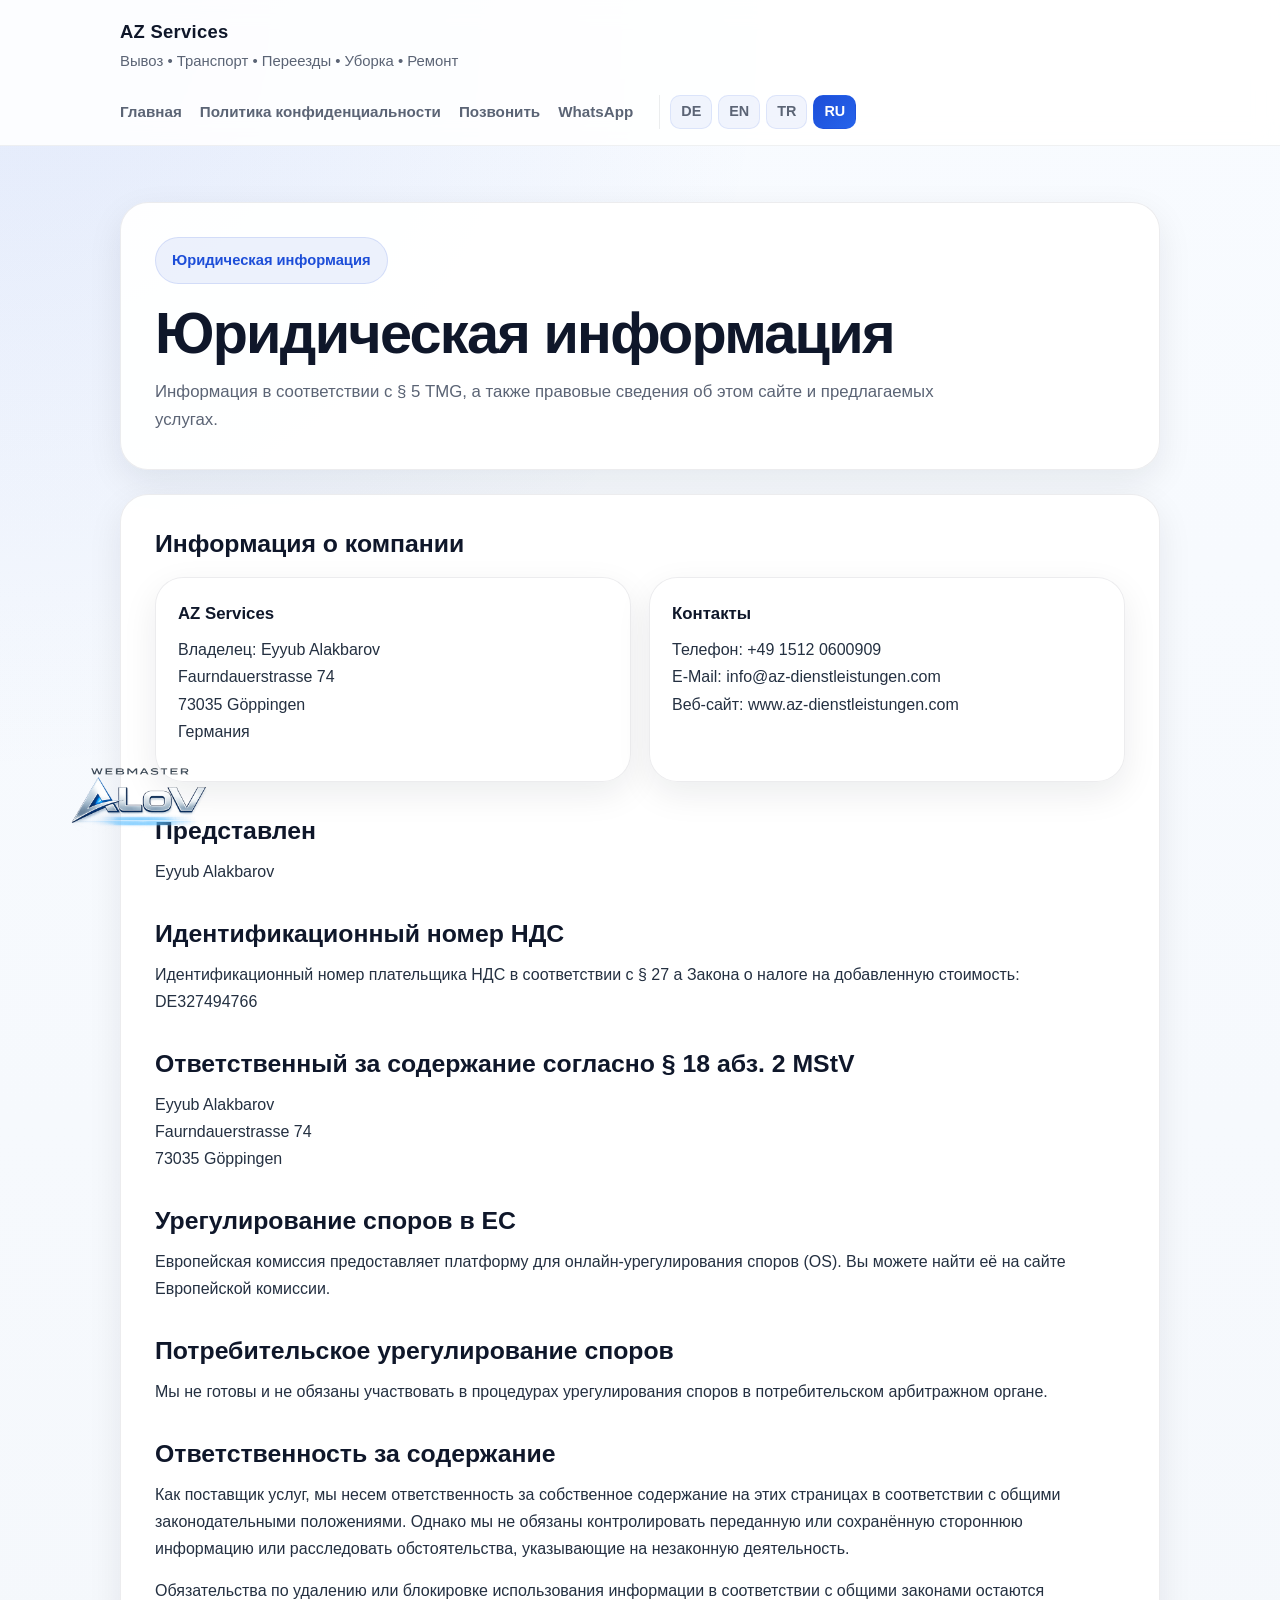
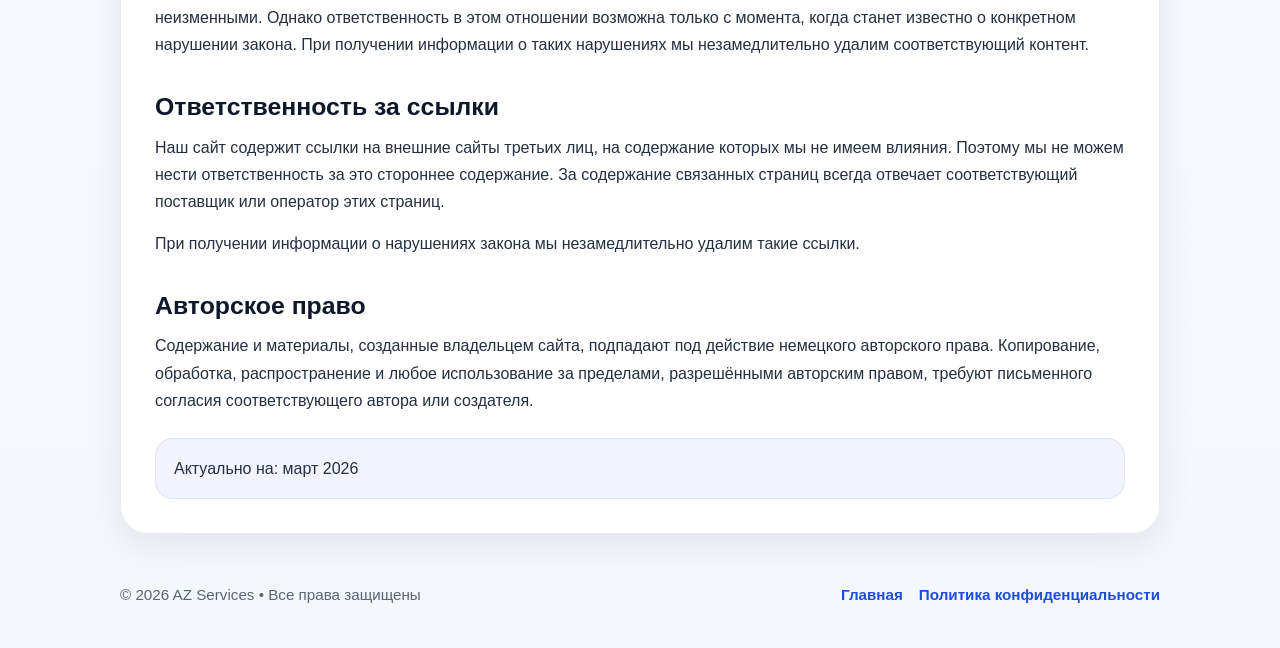
<file: impressum-ru.html>
<!DOCTYPE html>
<html lang="ru">
<head>
<link rel="stylesheet" href="style.css">
  <meta charset="UTF-8" />
  <meta name="viewport" content="width=device-width, initial-scale=1.0" />
  <title>Юридическая информация | AZ Services</title>
  <meta name="description" content="Юридическая информация AZ Services в Гёппингене." />
  <style>
    :root {
      --bg: #f4f7fb;
      --white: #ffffff;
      --dark: #0f172a;
      --muted: #5b6475;
      --line: rgba(15, 23, 42, 0.08);
      --primary: #1d4ed8;
      --shadow-soft: 0 12px 35px rgba(15, 23, 42, 0.08);
      --radius: 24px;
    }

    * { box-sizing: border-box; }
    html { scroll-behavior: smooth; }

    body {
      margin: 0;
      font-family: Arial, Helvetica, sans-serif;
      background:
        radial-gradient(circle at top left, rgba(29, 78, 216, 0.10), transparent 30%),
        linear-gradient(180deg, #f8fbff 0%, var(--bg) 100%);
      color: var(--dark);
      line-height: 1.7;
    }

    a { color: inherit; text-decoration: none; }

    .container {
      width: min(1040px, calc(100% - 32px));
      margin: 0 auto;
    }

    .topbar {
      position: sticky;
      top: 0;
      z-index: 50;
      backdrop-filter: blur(12px);
      background: rgba(255,255,255,0.88);
      border-bottom: 1px solid rgba(15, 23, 42, 0.06);
    }

    .nav {
      display: flex;
      align-items: center;
      justify-content: space-between;
      gap: 20px;
      padding: 16px 0;
      flex-wrap: wrap;
    }

    .brand {
      display: flex;
      flex-direction: column;
      gap: 2px;
    }

    .brand strong {
      font-size: 1.15rem;
      letter-spacing: 0.3px;
    }

    .brand span {
      color: var(--muted);
      font-size: 0.93rem;
    }

    .nav-links {
      display: flex;
      align-items: center;
      gap: 18px;
      flex-wrap: wrap;
    }

    .nav-links a {
      color: var(--muted);
      font-size: 0.95rem;
      font-weight: 600;
    }

    .nav-links a:hover { color: var(--primary); }

    .lang-switch {
      display: inline-flex;
      align-items: center;
      gap: 6px;
      margin-left: 8px;
      padding-left: 10px;
      border-left: 1px solid rgba(15, 23, 42, 0.08);
      flex-wrap: wrap;
    }

    .lang-switch a {
      display: inline-flex;
      align-items: center;
      justify-content: center;
      min-width: 40px;
      height: 34px;
      padding: 0 10px;
      border-radius: 10px;
      background: rgba(29, 78, 216, 0.06);
      color: var(--muted);
      font-weight: 700;
      font-size: 0.9rem;
      border: 1px solid rgba(29, 78, 216, 0.10);
      transition: all 0.2s ease;
    }

    .lang-switch a:hover {
      color: var(--primary);
      background: rgba(29, 78, 216, 0.12);
    }

    .lang-switch a.active {
      background: linear-gradient(135deg, var(--primary) 0%, #2563eb 100%);
      color: #ffffff;
      border-color: transparent;
    }

    .hero { padding: 56px 0 24px; }

    .hero-card,
    .content-card,
    .info-card {
      background: rgba(255,255,255,0.94);
      border: 1px solid var(--line);
      border-radius: 28px;
      box-shadow: var(--shadow-soft);
    }

    .hero-card {
      padding: 34px;
      margin-bottom: 24px;
    }

    .badge {
      display: inline-flex;
      align-items: center;
      gap: 10px;
      padding: 10px 16px;
      border-radius: 999px;
      background: rgba(29, 78, 216, 0.08);
      color: var(--primary);
      font-weight: 700;
      font-size: 0.92rem;
      border: 1px solid rgba(29, 78, 216, 0.12);
    }

    h1 {
      font-size: clamp(2.1rem, 5vw, 3.6rem);
      line-height: 1.08;
      margin: 18px 0 14px;
      letter-spacing: -0.03em;
    }

    .hero-card p {
      margin: 0;
      color: var(--muted);
      font-size: 1.05rem;
      max-width: 800px;
    }

    .content-card { padding: 34px; }

    h2 {
      font-size: 1.55rem;
      margin: 34px 0 12px;
      line-height: 1.2;
      color: var(--dark);
    }

    h2:first-child { margin-top: 0; }

    p {
      margin: 0 0 14px;
      color: #243041;
    }

    .info-grid {
      display: grid;
      grid-template-columns: 1fr 1fr;
      gap: 18px;
      margin: 18px 0 8px;
    }

    .info-card { padding: 22px; }

    .info-card strong {
      display: block;
      margin-bottom: 8px;
      font-size: 1.05rem;
    }

    .note {
      margin-top: 24px;
      padding: 16px 18px;
      border-radius: 18px;
      background: rgba(29, 78, 216, 0.06);
      border: 1px solid rgba(29, 78, 216, 0.10);
      color: #243041;
    }

    .footer {
      padding: 24px 0 40px;
      color: var(--muted);
      font-size: 0.95rem;
    }

    .footer-wrap {
      display: flex;
      align-items: center;
      justify-content: space-between;
      gap: 16px;
      flex-wrap: wrap;
    }

    .footer-links {
      display: flex;
      gap: 16px;
      flex-wrap: wrap;
    }

    .footer-links a {
      font-weight: 600;
      color: var(--primary);
    }

    @media (max-width: 760px) {
      .info-grid { grid-template-columns: 1fr; }
      .hero-card, .content-card { padding: 24px; }
      .footer-wrap { flex-direction: column; align-items: flex-start; }
      .lang-switch {
        margin-left: 0;
        padding-left: 0;
        border-left: none;
        width: 100%;
      }
    }
  </style>
</head>
<body>
  <header class="topbar">
    <div class="container nav">
      <a href="ru.html" class="brand">
        <strong>AZ Services</strong>
        <span>Вывоз • Транспорт • Переезды • Уборка • Ремонт</span>
      </a>

      <nav class="nav-links">
        <a href="ru.html">Главная</a>
        <a href="privacy-ru.html">Политика конфиденциальности</a>
        <a href="tel:+4915120600909">Позвонить</a>
        <a href="https://wa.me/4915120600909" target="_blank" rel="noopener">WhatsApp</a>

        <div class="lang-switch">
          <a href="impressum.html">DE</a>
          <a href="legal-notice.html">EN</a>
          <a href="impressum-tr.html">TR</a>
          <a href="impressum-ru.html" class="active">RU</a>
        </div>
      </nav>
    </div>
  </header>

  <main class="hero">
    <div class="container">
      <section class="hero-card">
        <div class="badge">Юридическая информация</div>
        <h1>Юридическая информация</h1>
        <p>
          Информация в соответствии с § 5 TMG, а также правовые сведения об этом сайте и предлагаемых услугах.
        </p>
      </section>

      <section class="content-card">
        <h2>Информация о компании</h2>

        <div class="info-grid">
          <div class="info-card">
            <strong>AZ Services</strong>
            <p>
              Владелец: Eyyub Alakbarov<br>
              Faurndauerstrasse 74<br>
              73035 Göppingen<br>
              Германия
            </p>
          </div>

          <div class="info-card">
            <strong>Контакты</strong>
            <p>
              Телефон: <a href="tel:+4915120600909">+49 1512 0600909</a><br>
              E-Mail: <a href="mailto:info@az-dienstleistungen.com">info@az-dienstleistungen.com</a><br>
              Веб-сайт: <a href="ru.html">www.az-dienstleistungen.com</a>
            </p>
          </div>
        </div>

        <h2>Представлен</h2>
        <p>Eyyub Alakbarov</p>

        <h2>Идентификационный номер НДС</h2>
        <p>
          Идентификационный номер плательщика НДС в соответствии с § 27 a Закона о налоге на добавленную стоимость:<br>
          DE327494766
        </p>

        <h2>Ответственный за содержание согласно § 18 абз. 2 MStV</h2>
        <p>
          Eyyub Alakbarov<br>
          Faurndauerstrasse 74<br>
          73035 Göppingen
        </p>

        <h2>Урегулирование споров в ЕС</h2>
        <p>
          Европейская комиссия предоставляет платформу для онлайн-урегулирования споров (OS).
          Вы можете найти её на сайте Европейской комиссии.
        </p>

        <h2>Потребительское урегулирование споров</h2>
        <p>
          Мы не готовы и не обязаны участвовать в процедурах урегулирования споров
          в потребительском арбитражном органе.
        </p>

        <h2>Ответственность за содержание</h2>
        <p>
          Как поставщик услуг, мы несем ответственность за собственное содержание на этих страницах
          в соответствии с общими законодательными положениями. Однако мы не обязаны контролировать
          переданную или сохранённую стороннюю информацию или расследовать обстоятельства,
          указывающие на незаконную деятельность.
        </p>
        <p>
          Обязательства по удалению или блокировке использования информации в соответствии с общими законами
          остаются неизменными. Однако ответственность в этом отношении возможна только с момента,
          когда станет известно о конкретном нарушении закона. При получении информации о таких нарушениях
          мы незамедлительно удалим соответствующий контент.
        </p>

        <h2>Ответственность за ссылки</h2>
        <p>
          Наш сайт содержит ссылки на внешние сайты третьих лиц, на содержание которых мы не имеем влияния.
          Поэтому мы не можем нести ответственность за это стороннее содержание.
          За содержание связанных страниц всегда отвечает соответствующий поставщик или оператор этих страниц.
        </p>
        <p>
          При получении информации о нарушениях закона мы незамедлительно удалим такие ссылки.
        </p>

        <h2>Авторское право</h2>
        <p>
          Содержание и материалы, созданные владельцем сайта, подпадают под действие немецкого авторского права.
          Копирование, обработка, распространение и любое использование за пределами,
          разрешёнными авторским правом, требуют письменного согласия соответствующего автора или создателя.
        </p>

        <div class="note">Актуально на: март 2026</div>
      </section>
    </div>
  </main>

  <footer class="footer">
    <div class="container footer-wrap">
      <div>© 2026 AZ Services • Все права защищены</div>
      <div class="footer-links">
        <a href="ru.html">Главная</a>
        <a href="privacy-ru.html">Политика конфиденциальности</a>
      </div>
    </div>
  </footer>
<div class="logo-animated-ultra">
  <div class="logo-shine"></div>
  <img src="bilder/alov-logo.png" alt="Webmaster AloV">
</div>
</body>
</html>
</file>
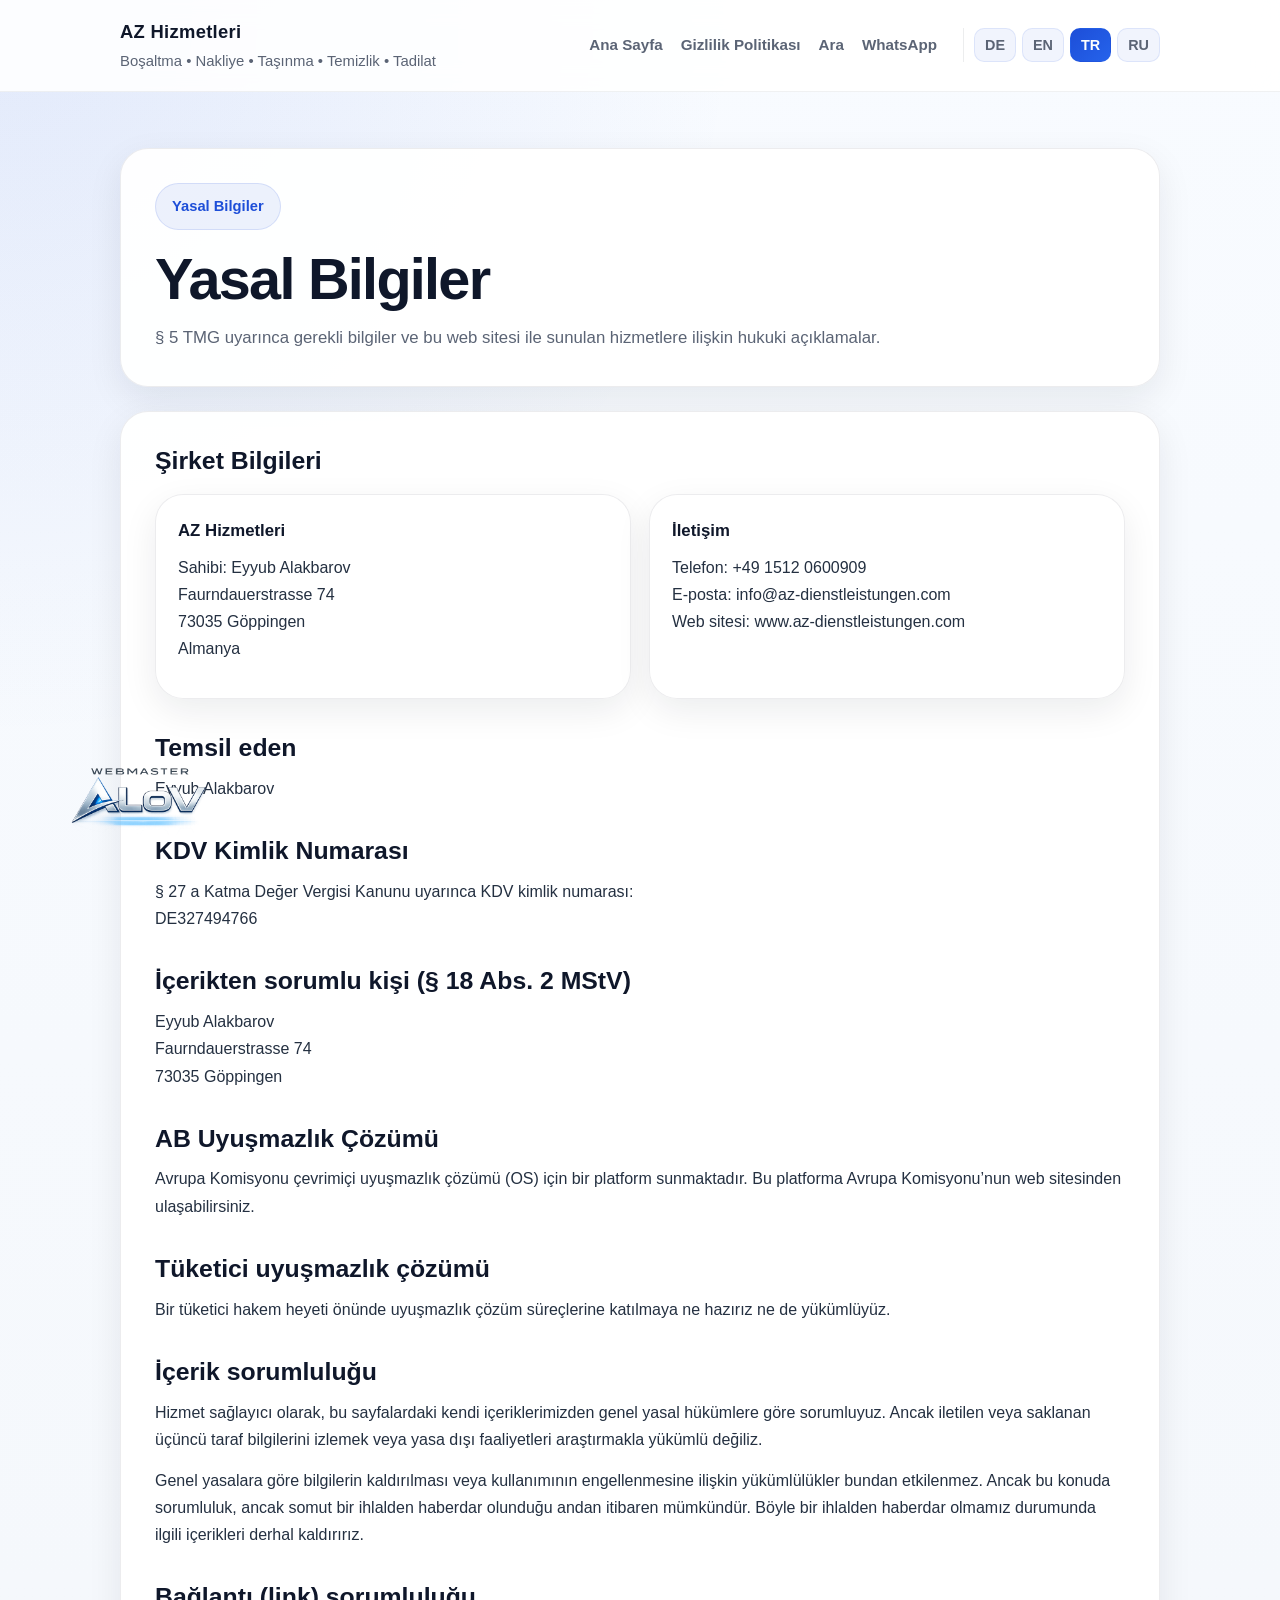
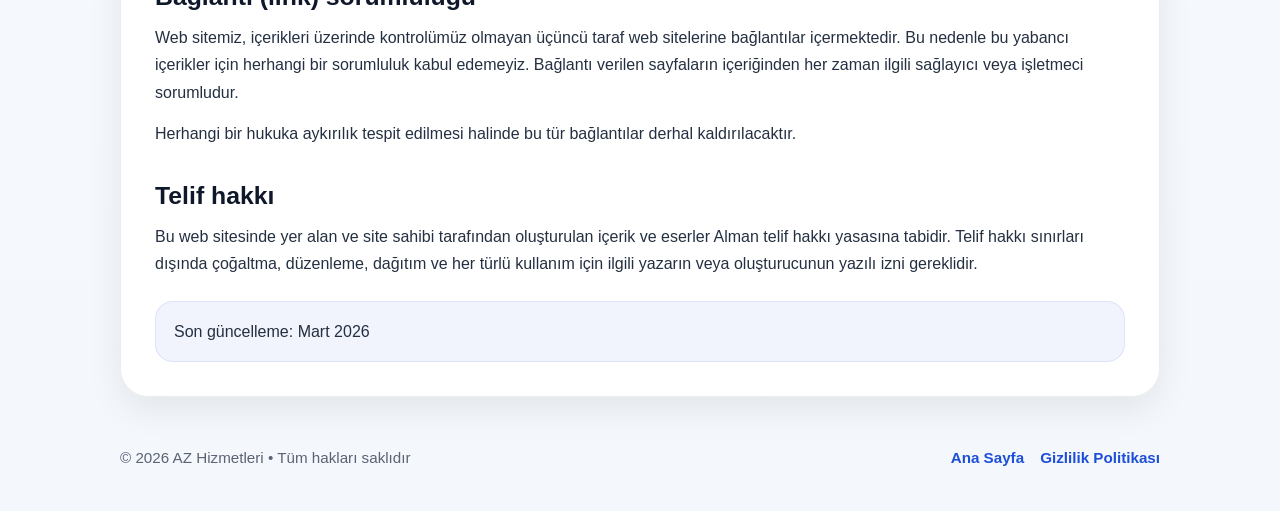
<file: impressum-tr.html>
<!DOCTYPE html>
<html lang="tr">
<head>
<link rel="stylesheet" href="style.css">
  <meta charset="UTF-8" />
  <meta name="viewport" content="width=device-width, initial-scale=1.0" />
  <title>Yasal Bilgiler | AZ Hizmetleri</title>
  <meta name="description" content="AZ Hizmetleri için yasal bilgiler (Impressum)." />
  <style>
    :root {
      --bg: #f4f7fb;
      --white: #ffffff;
      --dark: #0f172a;
      --muted: #5b6475;
      --line: rgba(15, 23, 42, 0.08);
      --primary: #1d4ed8;
      --shadow-soft: 0 12px 35px rgba(15, 23, 42, 0.08);
      --radius: 24px;
    }

    * { box-sizing: border-box; }
    html { scroll-behavior: smooth; }

    body {
      margin: 0;
      font-family: Arial, Helvetica, sans-serif;
      background:
        radial-gradient(circle at top left, rgba(29, 78, 216, 0.10), transparent 30%),
        linear-gradient(180deg, #f8fbff 0%, var(--bg) 100%);
      color: var(--dark);
      line-height: 1.7;
    }

    a { color: inherit; text-decoration: none; }

    .container {
      width: min(1040px, calc(100% - 32px));
      margin: 0 auto;
    }

    .topbar {
      position: sticky;
      top: 0;
      z-index: 50;
      backdrop-filter: blur(12px);
      background: rgba(255,255,255,0.88);
      border-bottom: 1px solid rgba(15, 23, 42, 0.06);
    }

    .nav {
      display: flex;
      align-items: center;
      justify-content: space-between;
      gap: 20px;
      padding: 16px 0;
      flex-wrap: wrap;
    }

    .brand {
      display: flex;
      flex-direction: column;
      gap: 2px;
    }

    .brand strong {
      font-size: 1.15rem;
      letter-spacing: 0.3px;
    }

    .brand span {
      color: var(--muted);
      font-size: 0.93rem;
    }

    .nav-links {
      display: flex;
      align-items: center;
      gap: 18px;
      flex-wrap: wrap;
    }

    .nav-links a {
      color: var(--muted);
      font-size: 0.95rem;
      font-weight: 600;
    }

    .nav-links a:hover { color: var(--primary); }

    .lang-switch {
      display: inline-flex;
      align-items: center;
      gap: 6px;
      margin-left: 8px;
      padding-left: 10px;
      border-left: 1px solid rgba(15, 23, 42, 0.08);
      flex-wrap: wrap;
    }

    .lang-switch a {
      display: inline-flex;
      align-items: center;
      justify-content: center;
      min-width: 40px;
      height: 34px;
      padding: 0 10px;
      border-radius: 10px;
      background: rgba(29, 78, 216, 0.06);
      color: var(--muted);
      font-weight: 700;
      font-size: 0.9rem;
      border: 1px solid rgba(29, 78, 216, 0.10);
      transition: all 0.2s ease;
    }

    .lang-switch a:hover {
      color: var(--primary);
      background: rgba(29, 78, 216, 0.12);
    }

    .lang-switch a.active {
      background: linear-gradient(135deg, var(--primary) 0%, #2563eb 100%);
      color: #ffffff;
      border-color: transparent;
    }

    .hero { padding: 56px 0 24px; }

    .hero-card,
    .content-card,
    .info-card {
      background: rgba(255,255,255,0.94);
      border: 1px solid var(--line);
      border-radius: 28px;
      box-shadow: var(--shadow-soft);
    }

    .hero-card {
      padding: 34px;
      margin-bottom: 24px;
    }

    .badge {
      display: inline-flex;
      align-items: center;
      gap: 10px;
      padding: 10px 16px;
      border-radius: 999px;
      background: rgba(29, 78, 216, 0.08);
      color: var(--primary);
      font-weight: 700;
      font-size: 0.92rem;
      border: 1px solid rgba(29, 78, 216, 0.12);
    }

    h1 {
      font-size: clamp(2.1rem, 5vw, 3.6rem);
      line-height: 1.08;
      margin: 18px 0 14px;
      letter-spacing: -0.03em;
    }

    .hero-card p {
      margin: 0;
      color: var(--muted);
      font-size: 1.05rem;
      max-width: 800px;
    }

    .content-card { padding: 34px; }

    h2 {
      font-size: 1.55rem;
      margin: 34px 0 12px;
      line-height: 1.2;
      color: var(--dark);
    }

    h2:first-child { margin-top: 0; }

    p {
      margin: 0 0 14px;
      color: #243041;
    }

    .info-grid {
      display: grid;
      grid-template-columns: 1fr 1fr;
      gap: 18px;
      margin: 18px 0 8px;
    }

    .info-card { padding: 22px; }

    .info-card strong {
      display: block;
      margin-bottom: 8px;
      font-size: 1.05rem;
    }

    .note {
      margin-top: 24px;
      padding: 16px 18px;
      border-radius: 18px;
      background: rgba(29, 78, 216, 0.06);
      border: 1px solid rgba(29, 78, 216, 0.10);
      color: #243041;
    }

    .footer {
      padding: 24px 0 40px;
      color: var(--muted);
      font-size: 0.95rem;
    }

    .footer-wrap {
      display: flex;
      align-items: center;
      justify-content: space-between;
      gap: 16px;
      flex-wrap: wrap;
    }

    .footer-links {
      display: flex;
      gap: 16px;
      flex-wrap: wrap;
    }

    .footer-links a {
      font-weight: 600;
      color: var(--primary);
    }

    @media (max-width: 760px) {
      .info-grid { grid-template-columns: 1fr; }
      .hero-card, .content-card { padding: 24px; }
      .footer-wrap { flex-direction: column; align-items: flex-start; }
      .lang-switch {
        margin-left: 0;
        padding-left: 0;
        border-left: none;
        width: 100%;
      }
    }
  </style>
</head>
<body>
  <header class="topbar">
    <div class="container nav">
      <a href="tr.html" class="brand">
        <strong>AZ Hizmetleri</strong>
        <span>Boşaltma • Nakliye • Taşınma • Temizlik • Tadilat</span>
      </a>

      <nav class="nav-links">
        <a href="tr.html">Ana Sayfa</a>
        <a href="privacy-tr.html">Gizlilik Politikası</a>
        <a href="tel:+4915120600909">Ara</a>
        <a href="https://wa.me/4915120600909" target="_blank" rel="noopener">WhatsApp</a>

        <div class="lang-switch">
          <a href="impressum.html">DE</a>
          <a href="legal-notice.html">EN</a>
          <a href="impressum-tr.html" class="active">TR</a>
          <a href="impressum-ru.html">RU</a>
        </div>
      </nav>
    </div>
  </header>

  <main class="hero">
    <div class="container">
      <section class="hero-card">
        <div class="badge">Yasal Bilgiler</div>
        <h1>Yasal Bilgiler</h1>
        <p>
          § 5 TMG uyarınca gerekli bilgiler ve bu web sitesi ile sunulan hizmetlere ilişkin hukuki açıklamalar.
        </p>
      </section>

      <section class="content-card">
        <h2>Şirket Bilgileri</h2>

        <div class="info-grid">
          <div class="info-card">
            <strong>AZ Hizmetleri</strong>
            <p>
              Sahibi: Eyyub Alakbarov<br>
              Faurndauerstrasse 74<br>
              73035 Göppingen<br>
              Almanya
            </p>
          </div>

          <div class="info-card">
            <strong>İletişim</strong>
            <p>
              Telefon: <a href="tel:+4915120600909">+49 1512 0600909</a><br>
              E-posta: <a href="mailto:info@az-dienstleistungen.com">info@az-dienstleistungen.com</a><br>
              Web sitesi: <a href="tr.html">www.az-dienstleistungen.com</a>
            </p>
          </div>
        </div>

        <h2>Temsil eden</h2>
        <p>Eyyub Alakbarov</p>

        <h2>KDV Kimlik Numarası</h2>
        <p>
          § 27 a Katma Değer Vergisi Kanunu uyarınca KDV kimlik numarası:<br>
          DE327494766
        </p>

        <h2>İçerikten sorumlu kişi (§ 18 Abs. 2 MStV)</h2>
        <p>
          Eyyub Alakbarov<br>
          Faurndauerstrasse 74<br>
          73035 Göppingen
        </p>

        <h2>AB Uyuşmazlık Çözümü</h2>
        <p>
          Avrupa Komisyonu çevrimiçi uyuşmazlık çözümü (OS) için bir platform sunmaktadır.
          Bu platforma Avrupa Komisyonu’nun web sitesinden ulaşabilirsiniz.
        </p>

        <h2>Tüketici uyuşmazlık çözümü</h2>
        <p>
          Bir tüketici hakem heyeti önünde uyuşmazlık çözüm süreçlerine katılmaya
          ne hazırız ne de yükümlüyüz.
        </p>

        <h2>İçerik sorumluluğu</h2>
        <p>
          Hizmet sağlayıcı olarak, bu sayfalardaki kendi içeriklerimizden genel yasal hükümlere göre sorumluyuz.
          Ancak iletilen veya saklanan üçüncü taraf bilgilerini izlemek veya yasa dışı faaliyetleri araştırmakla yükümlü değiliz.
        </p>
        <p>
          Genel yasalara göre bilgilerin kaldırılması veya kullanımının engellenmesine ilişkin yükümlülükler bundan etkilenmez.
          Ancak bu konuda sorumluluk, ancak somut bir ihlalden haberdar olunduğu andan itibaren mümkündür.
          Böyle bir ihlalden haberdar olmamız durumunda ilgili içerikleri derhal kaldırırız.
        </p>

        <h2>Bağlantı (link) sorumluluğu</h2>
        <p>
          Web sitemiz, içerikleri üzerinde kontrolümüz olmayan üçüncü taraf web sitelerine bağlantılar içermektedir.
          Bu nedenle bu yabancı içerikler için herhangi bir sorumluluk kabul edemeyiz.
          Bağlantı verilen sayfaların içeriğinden her zaman ilgili sağlayıcı veya işletmeci sorumludur.
        </p>
        <p>
          Herhangi bir hukuka aykırılık tespit edilmesi halinde bu tür bağlantılar derhal kaldırılacaktır.
        </p>

        <h2>Telif hakkı</h2>
        <p>
          Bu web sitesinde yer alan ve site sahibi tarafından oluşturulan içerik ve eserler Alman telif hakkı yasasına tabidir.
          Telif hakkı sınırları dışında çoğaltma, düzenleme, dağıtım ve her türlü kullanım için ilgili yazarın veya oluşturucunun yazılı izni gereklidir.
        </p>

        <div class="note">Son güncelleme: Mart 2026</div>
      </section>
    </div>
  </main>

  <footer class="footer">
    <div class="container footer-wrap">
      <div>© 2026 AZ Hizmetleri • Tüm hakları saklıdır</div>
      <div class="footer-links">
        <a href="tr.html">Ana Sayfa</a>
        <a href="privacy-tr.html">Gizlilik Politikası</a>
      </div>
    </div>
  </footer>
<div class="logo-animated-ultra">
  <div class="logo-shine"></div>
  <img src="bilder/alov-logo.png" alt="Webmaster AloV">
</div>
</body>
</html>
</file>
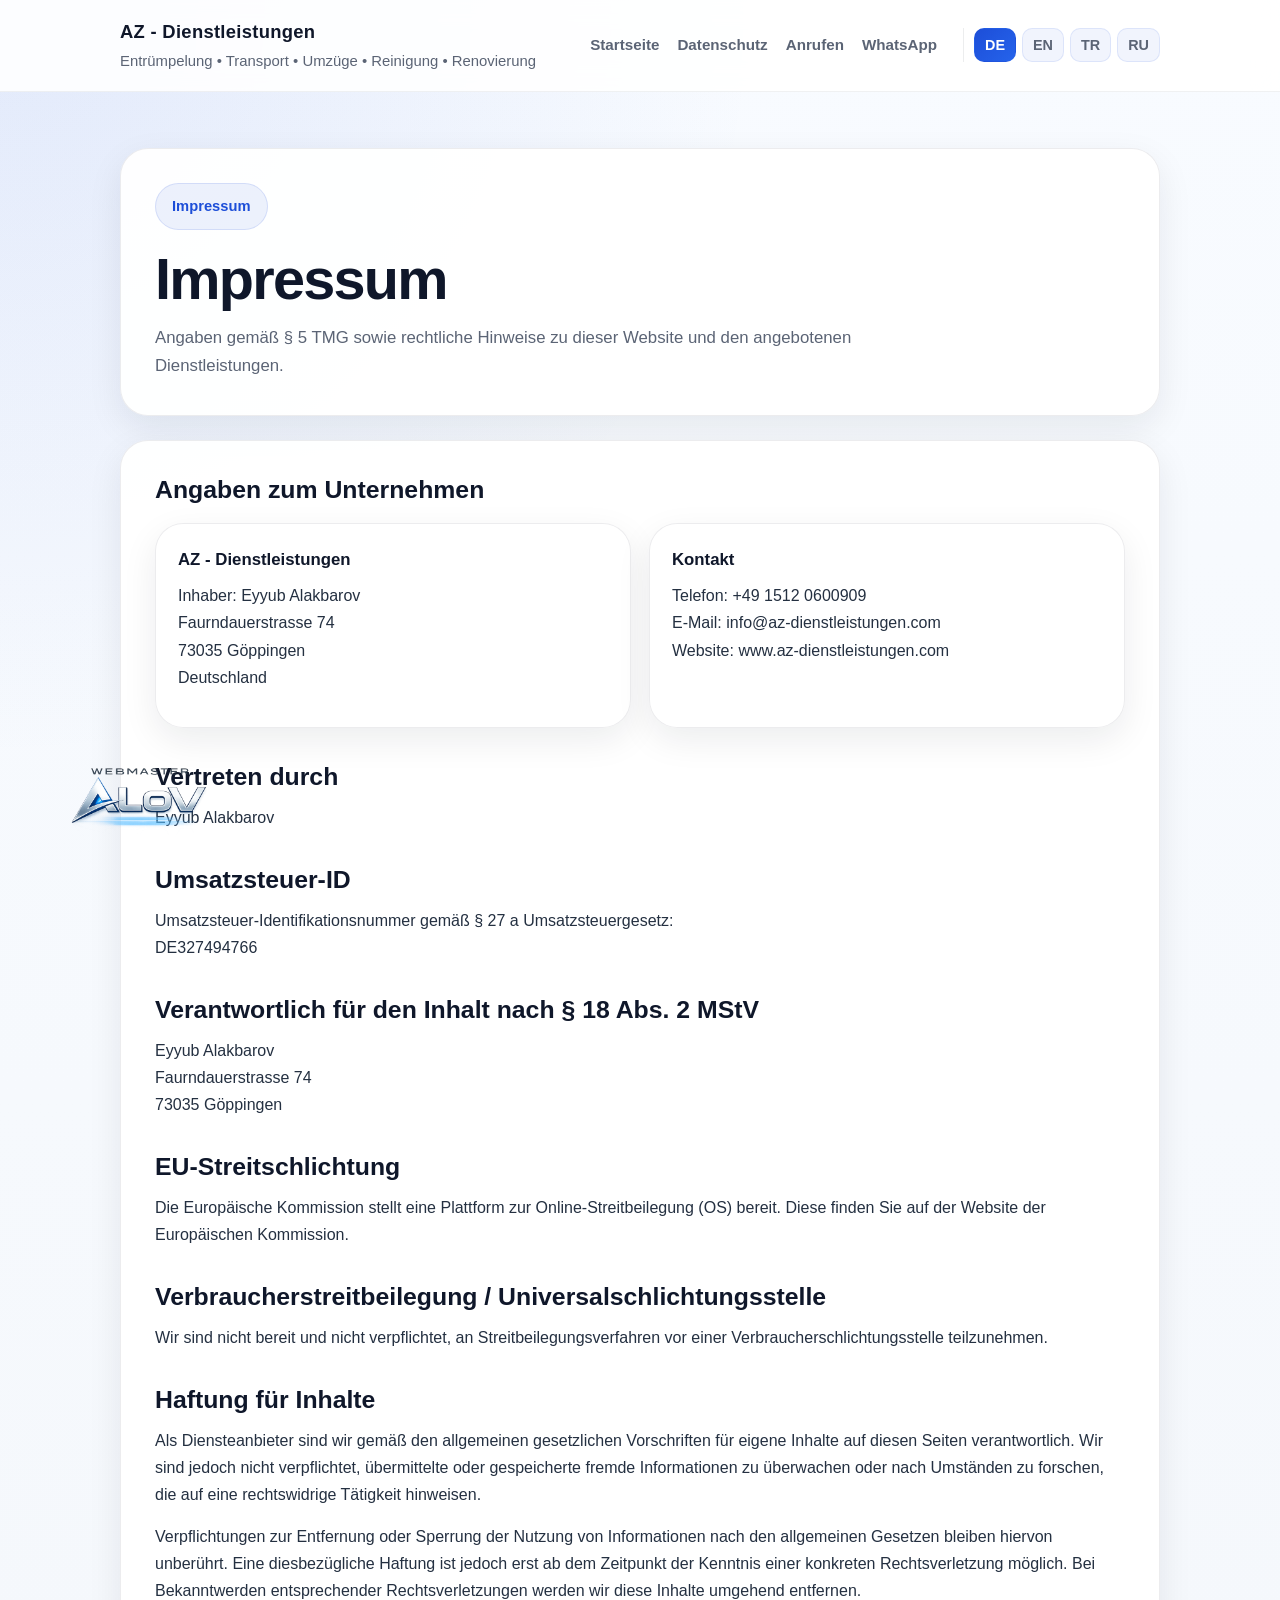
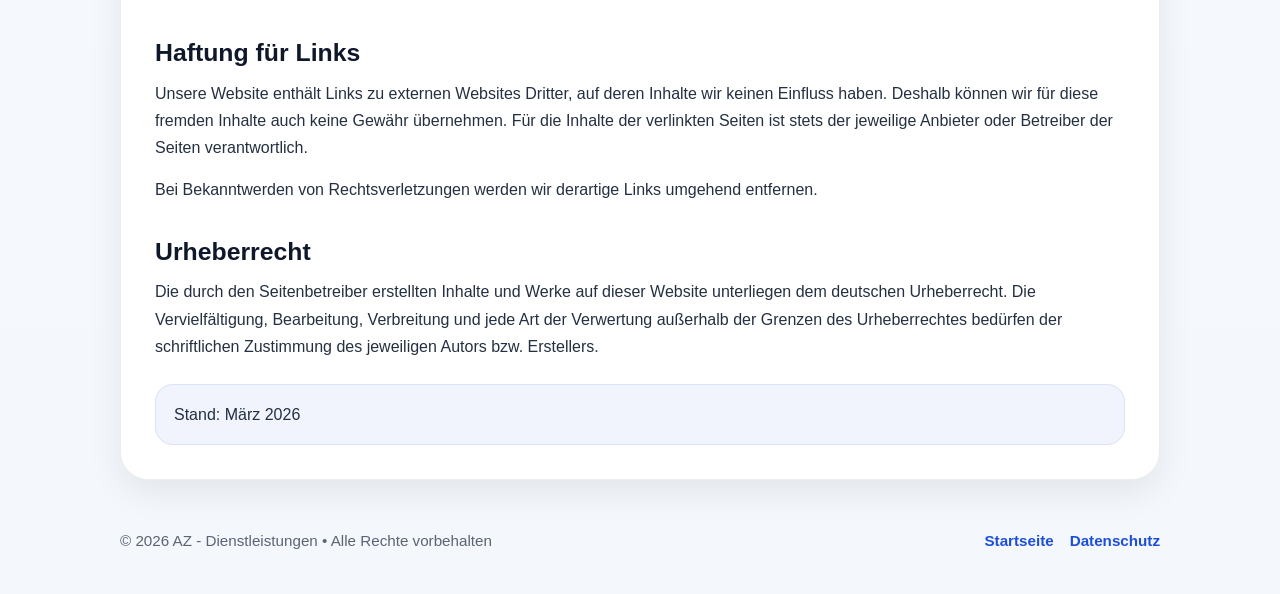
<file: impressum.html>
<!DOCTYPE html>
<html lang="de">
<head>
<link rel="stylesheet" href="style.css">
  <meta charset="UTF-8" />
  <meta name="viewport" content="width=device-width, initial-scale=1.0" />
  <title>Impressum | AZ - Dienstleistungen</title>
  <meta name="description" content="Impressum von AZ - Dienstleistungen in Göppingen." />
  <style>
    :root {
      --bg: #f4f7fb;
      --white: #ffffff;
      --dark: #0f172a;
      --muted: #5b6475;
      --line: rgba(15, 23, 42, 0.08);
      --primary: #1d4ed8;
      --shadow-soft: 0 12px 35px rgba(15, 23, 42, 0.08);
      --radius: 24px;
    }

    * { box-sizing: border-box; }
    html { scroll-behavior: smooth; }

    body {
      margin: 0;
      font-family: Arial, Helvetica, sans-serif;
      background:
        radial-gradient(circle at top left, rgba(29, 78, 216, 0.10), transparent 30%),
        linear-gradient(180deg, #f8fbff 0%, var(--bg) 100%);
      color: var(--dark);
      line-height: 1.7;
    }

    a { color: inherit; text-decoration: none; }

    .container {
      width: min(1040px, calc(100% - 32px));
      margin: 0 auto;
    }

    .topbar {
      position: sticky;
      top: 0;
      z-index: 50;
      backdrop-filter: blur(12px);
      background: rgba(255,255,255,0.88);
      border-bottom: 1px solid rgba(15, 23, 42, 0.06);
    }

    .nav {
      display: flex;
      align-items: center;
      justify-content: space-between;
      gap: 20px;
      padding: 16px 0;
      flex-wrap: wrap;
    }

    .brand {
      display: flex;
      flex-direction: column;
      gap: 2px;
    }

    .brand strong {
      font-size: 1.15rem;
      letter-spacing: 0.3px;
    }

    .brand span {
      color: var(--muted);
      font-size: 0.93rem;
    }

    .nav-links {
      display: flex;
      align-items: center;
      gap: 18px;
      flex-wrap: wrap;
    }

    .nav-links a {
      color: var(--muted);
      font-size: 0.95rem;
      font-weight: 600;
    }

    .nav-links a:hover { color: var(--primary); }

    .lang-switch {
      display: inline-flex;
      align-items: center;
      gap: 6px;
      margin-left: 8px;
      padding-left: 10px;
      border-left: 1px solid rgba(15, 23, 42, 0.08);
      flex-wrap: wrap;
    }

    .lang-switch a {
      display: inline-flex;
      align-items: center;
      justify-content: center;
      min-width: 40px;
      height: 34px;
      padding: 0 10px;
      border-radius: 10px;
      background: rgba(29, 78, 216, 0.06);
      color: var(--muted);
      font-weight: 700;
      font-size: 0.9rem;
      border: 1px solid rgba(29, 78, 216, 0.10);
      transition: all 0.2s ease;
    }

    .lang-switch a:hover {
      color: var(--primary);
      background: rgba(29, 78, 216, 0.12);
    }

    .lang-switch a.active {
      background: linear-gradient(135deg, var(--primary) 0%, #2563eb 100%);
      color: #ffffff;
      border-color: transparent;
    }

    .hero { padding: 56px 0 24px; }

    .hero-card,
    .content-card,
    .info-card {
      background: rgba(255,255,255,0.94);
      border: 1px solid var(--line);
      border-radius: 28px;
      box-shadow: var(--shadow-soft);
    }

    .hero-card {
      padding: 34px;
      margin-bottom: 24px;
    }

    .badge {
      display: inline-flex;
      align-items: center;
      gap: 10px;
      padding: 10px 16px;
      border-radius: 999px;
      background: rgba(29, 78, 216, 0.08);
      color: var(--primary);
      font-weight: 700;
      font-size: 0.92rem;
      border: 1px solid rgba(29, 78, 216, 0.12);
    }

    h1 {
      font-size: clamp(2.1rem, 5vw, 3.6rem);
      line-height: 1.08;
      margin: 18px 0 14px;
      letter-spacing: -0.03em;
    }

    .hero-card p {
      margin: 0;
      color: var(--muted);
      font-size: 1.05rem;
      max-width: 800px;
    }

    .content-card { padding: 34px; }

    h2 {
      font-size: 1.55rem;
      margin: 34px 0 12px;
      line-height: 1.2;
      color: var(--dark);
    }

    h2:first-child { margin-top: 0; }

    p {
      margin: 0 0 14px;
      color: #243041;
    }

    .info-grid {
      display: grid;
      grid-template-columns: 1fr 1fr;
      gap: 18px;
      margin: 18px 0 8px;
    }

    .info-card { padding: 22px; }

    .info-card strong {
      display: block;
      margin-bottom: 8px;
      font-size: 1.05rem;
    }

    .note {
      margin-top: 24px;
      padding: 16px 18px;
      border-radius: 18px;
      background: rgba(29, 78, 216, 0.06);
      border: 1px solid rgba(29, 78, 216, 0.10);
      color: #243041;
    }

    .footer {
      padding: 24px 0 40px;
      color: var(--muted);
      font-size: 0.95rem;
    }

    .footer-wrap {
      display: flex;
      align-items: center;
      justify-content: space-between;
      gap: 16px;
      flex-wrap: wrap;
    }

    .footer-links {
      display: flex;
      gap: 16px;
      flex-wrap: wrap;
    }

    .footer-links a {
      font-weight: 600;
      color: var(--primary);
    }

    @media (max-width: 760px) {
      .info-grid { grid-template-columns: 1fr; }
      .hero-card, .content-card { padding: 24px; }
      .footer-wrap { flex-direction: column; align-items: flex-start; }
      .lang-switch {
        margin-left: 0;
        padding-left: 0;
        border-left: none;
        width: 100%;
      }
    }
  </style>
</head>
<body>
  <header class="topbar">
    <div class="container nav">
      <a href="index.html" class="brand">
        <strong>AZ - Dienstleistungen</strong>
        <span>Entrümpelung • Transport • Umzüge • Reinigung • Renovierung</span>
      </a>

      <nav class="nav-links">
        <a href="index.html">Startseite</a>
        <a href="datenschutz.html">Datenschutz</a>
        <a href="tel:+4915120600909">Anrufen</a>
        <a href="https://wa.me/4915120600909" target="_blank" rel="noopener">WhatsApp</a>

        <div class="lang-switch">
          <a href="impressum.html" class="active">DE</a>
          <a href="legal-notice.html">EN</a>
          <a href="impressum-tr.html">TR</a>
          <a href="impressum-ru.html">RU</a>
        </div>
      </nav>
    </div>
  </header>

  <main class="hero">
    <div class="container">
      <section class="hero-card">
        <div class="badge">Impressum</div>
        <h1>Impressum</h1>
        <p>
          Angaben gemäß § 5 TMG sowie rechtliche Hinweise zu dieser Website und den angebotenen Dienstleistungen.
        </p>
      </section>

      <section class="content-card">
        <h2>Angaben zum Unternehmen</h2>

        <div class="info-grid">
          <div class="info-card">
            <strong>AZ - Dienstleistungen</strong>
            <p>
              Inhaber: Eyyub Alakbarov<br>
              Faurndauerstrasse 74<br>
              73035 Göppingen<br>
              Deutschland
            </p>
          </div>

          <div class="info-card">
            <strong>Kontakt</strong>
            <p>
              Telefon: <a href="tel:+4915120600909">+49 1512 0600909</a><br>
              E-Mail: <a href="mailto:info@az-dienstleistungen.com">info@az-dienstleistungen.com</a><br>
              Website: <a href="index.html">www.az-dienstleistungen.com</a>
            </p>
          </div>
        </div>

        <h2>Vertreten durch</h2>
        <p>Eyyub Alakbarov</p>

        <h2>Umsatzsteuer-ID</h2>
        <p>
          Umsatzsteuer-Identifikationsnummer gemäß § 27 a Umsatzsteuergesetz:<br>
          DE327494766
        </p>

        <h2>Verantwortlich für den Inhalt nach § 18 Abs. 2 MStV</h2>
        <p>
          Eyyub Alakbarov<br>
          Faurndauerstrasse 74<br>
          73035 Göppingen
        </p>

        <h2>EU-Streitschlichtung</h2>
        <p>
          Die Europäische Kommission stellt eine Plattform zur Online-Streitbeilegung (OS) bereit.
          Diese finden Sie auf der Website der Europäischen Kommission.
        </p>

        <h2>Verbraucherstreitbeilegung / Universalschlichtungsstelle</h2>
        <p>
          Wir sind nicht bereit und nicht verpflichtet, an Streitbeilegungsverfahren vor einer
          Verbraucherschlichtungsstelle teilzunehmen.
        </p>

        <h2>Haftung für Inhalte</h2>
        <p>
          Als Diensteanbieter sind wir gemäß den allgemeinen gesetzlichen Vorschriften für eigene Inhalte auf diesen Seiten verantwortlich.
          Wir sind jedoch nicht verpflichtet, übermittelte oder gespeicherte fremde Informationen zu überwachen oder nach Umständen zu forschen,
          die auf eine rechtswidrige Tätigkeit hinweisen.
        </p>
        <p>
          Verpflichtungen zur Entfernung oder Sperrung der Nutzung von Informationen nach den allgemeinen Gesetzen bleiben hiervon unberührt.
          Eine diesbezügliche Haftung ist jedoch erst ab dem Zeitpunkt der Kenntnis einer konkreten Rechtsverletzung möglich.
          Bei Bekanntwerden entsprechender Rechtsverletzungen werden wir diese Inhalte umgehend entfernen.
        </p>

        <h2>Haftung für Links</h2>
        <p>
          Unsere Website enthält Links zu externen Websites Dritter, auf deren Inhalte wir keinen Einfluss haben.
          Deshalb können wir für diese fremden Inhalte auch keine Gewähr übernehmen.
          Für die Inhalte der verlinkten Seiten ist stets der jeweilige Anbieter oder Betreiber der Seiten verantwortlich.
        </p>
        <p>
          Bei Bekanntwerden von Rechtsverletzungen werden wir derartige Links umgehend entfernen.
        </p>

        <h2>Urheberrecht</h2>
        <p>
          Die durch den Seitenbetreiber erstellten Inhalte und Werke auf dieser Website unterliegen dem deutschen Urheberrecht.
          Die Vervielfältigung, Bearbeitung, Verbreitung und jede Art der Verwertung außerhalb der Grenzen des Urheberrechtes
          bedürfen der schriftlichen Zustimmung des jeweiligen Autors bzw. Erstellers.
        </p>

        <div class="note">Stand: März 2026</div>
      </section>
    </div>
  </main>

  <footer class="footer">
    <div class="container footer-wrap">
      <div>© 2026 AZ - Dienstleistungen • Alle Rechte vorbehalten</div>
      <div class="footer-links">
        <a href="index.html">Startseite</a>
        <a href="datenschutz.html">Datenschutz</a>
      </div>
    </div>
  </footer>
<div class="logo-animated-ultra">
  <div class="logo-shine"></div>
  <img src="bilder/alov-logo.png" alt="Webmaster AloV">
</div>
</body>
</html>
</file>
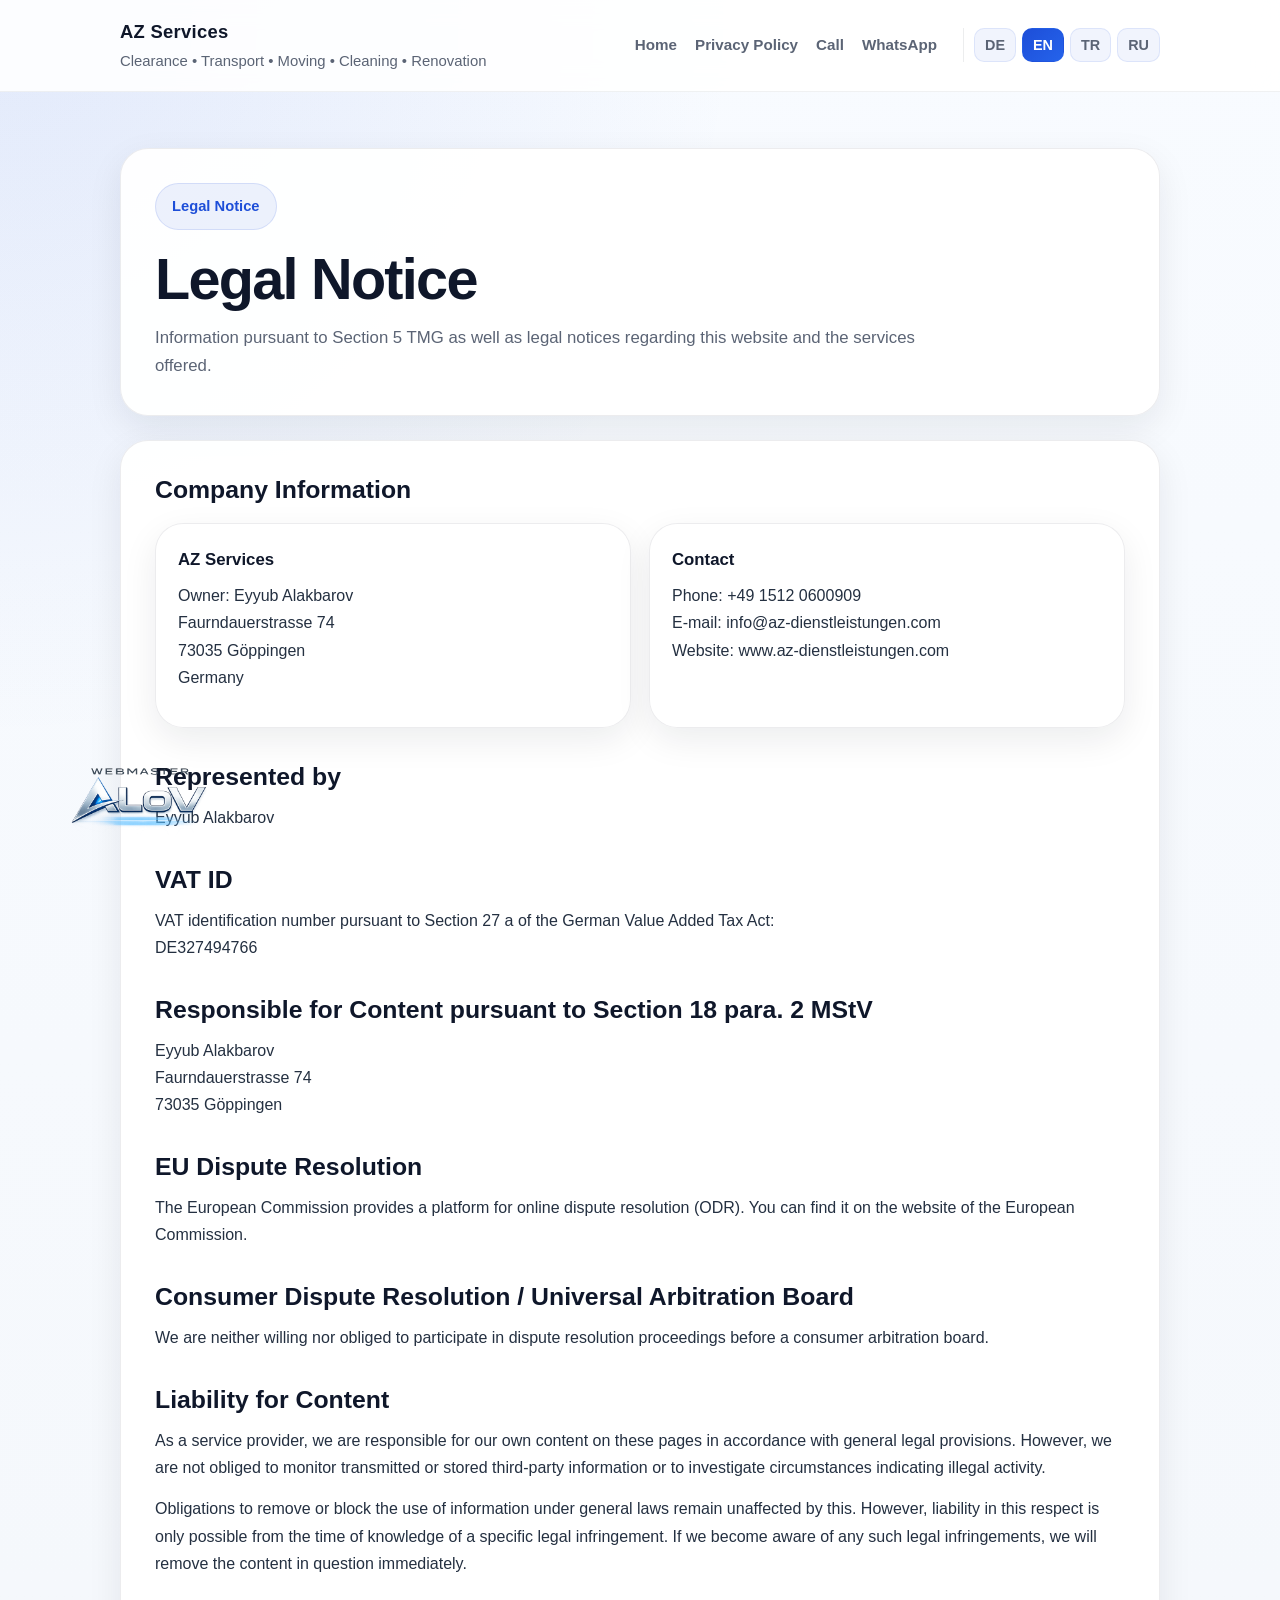
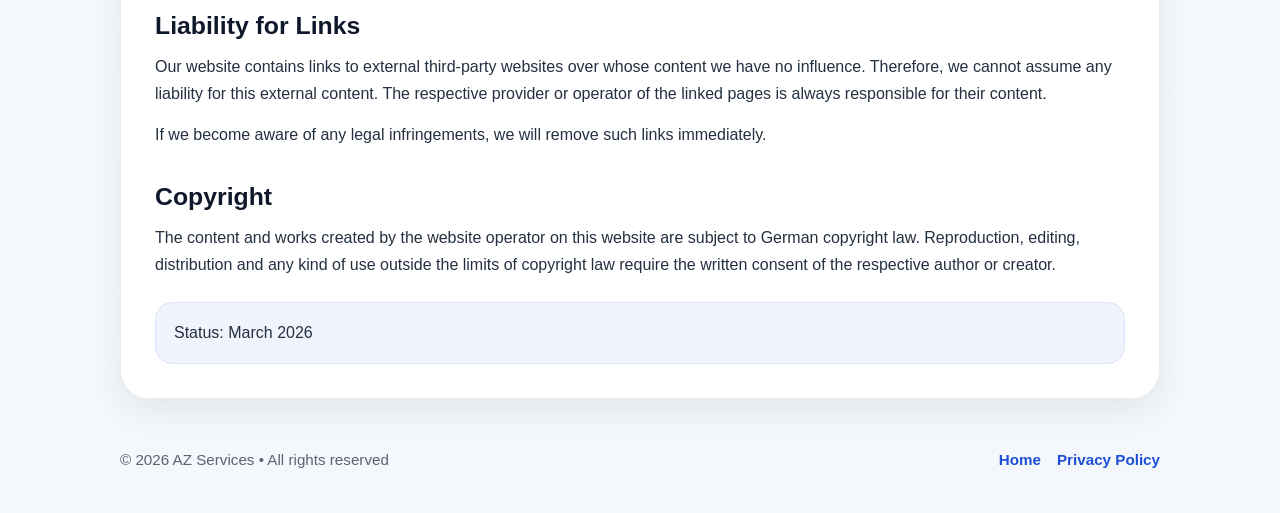
<file: legal-notice.html>
<!DOCTYPE html>
<html lang="en">
<head>
<link rel="stylesheet" href="style.css">
  <meta charset="UTF-8" />
  <meta name="viewport" content="width=device-width, initial-scale=1.0" />
  <title>Legal Notice | AZ Services</title>
  <meta name="description" content="Legal notice of AZ Services in Göppingen." />
  <style>
    :root {
      --bg: #f4f7fb;
      --white: #ffffff;
      --dark: #0f172a;
      --muted: #5b6475;
      --line: rgba(15, 23, 42, 0.08);
      --primary: #1d4ed8;
      --shadow-soft: 0 12px 35px rgba(15, 23, 42, 0.08);
      --radius: 24px;
    }

    * { box-sizing: border-box; }
    html { scroll-behavior: smooth; }

    body {
      margin: 0;
      font-family: Arial, Helvetica, sans-serif;
      background:
        radial-gradient(circle at top left, rgba(29, 78, 216, 0.10), transparent 30%),
        linear-gradient(180deg, #f8fbff 0%, var(--bg) 100%);
      color: var(--dark);
      line-height: 1.7;
    }

    a { color: inherit; text-decoration: none; }

    .container {
      width: min(1040px, calc(100% - 32px));
      margin: 0 auto;
    }

    .topbar {
      position: sticky;
      top: 0;
      z-index: 50;
      backdrop-filter: blur(12px);
      background: rgba(255,255,255,0.88);
      border-bottom: 1px solid rgba(15, 23, 42, 0.06);
    }

    .nav {
      display: flex;
      align-items: center;
      justify-content: space-between;
      gap: 20px;
      padding: 16px 0;
      flex-wrap: wrap;
    }

    .brand {
      display: flex;
      flex-direction: column;
      gap: 2px;
    }

    .brand strong {
      font-size: 1.15rem;
      letter-spacing: 0.3px;
    }

    .brand span {
      color: var(--muted);
      font-size: 0.93rem;
    }

    .nav-links {
      display: flex;
      align-items: center;
      gap: 18px;
      flex-wrap: wrap;
    }

    .nav-links a {
      color: var(--muted);
      font-size: 0.95rem;
      font-weight: 600;
    }

    .nav-links a:hover { color: var(--primary); }

    .lang-switch {
      display: inline-flex;
      align-items: center;
      gap: 6px;
      margin-left: 8px;
      padding-left: 10px;
      border-left: 1px solid rgba(15, 23, 42, 0.08);
      flex-wrap: wrap;
    }

    .lang-switch a {
      display: inline-flex;
      align-items: center;
      justify-content: center;
      min-width: 40px;
      height: 34px;
      padding: 0 10px;
      border-radius: 10px;
      background: rgba(29, 78, 216, 0.06);
      color: var(--muted);
      font-weight: 700;
      font-size: 0.9rem;
      border: 1px solid rgba(29, 78, 216, 0.10);
      transition: all 0.2s ease;
    }

    .lang-switch a:hover {
      color: var(--primary);
      background: rgba(29, 78, 216, 0.12);
    }

    .lang-switch a.active {
      background: linear-gradient(135deg, var(--primary) 0%, #2563eb 100%);
      color: #ffffff;
      border-color: transparent;
    }

    .hero { padding: 56px 0 24px; }

    .hero-card,
    .content-card,
    .info-card {
      background: rgba(255,255,255,0.94);
      border: 1px solid var(--line);
      border-radius: 28px;
      box-shadow: var(--shadow-soft);
    }

    .hero-card {
      padding: 34px;
      margin-bottom: 24px;
    }

    .badge {
      display: inline-flex;
      align-items: center;
      gap: 10px;
      padding: 10px 16px;
      border-radius: 999px;
      background: rgba(29, 78, 216, 0.08);
      color: var(--primary);
      font-weight: 700;
      font-size: 0.92rem;
      border: 1px solid rgba(29, 78, 216, 0.12);
    }

    h1 {
      font-size: clamp(2.1rem, 5vw, 3.6rem);
      line-height: 1.08;
      margin: 18px 0 14px;
      letter-spacing: -0.03em;
    }

    .hero-card p {
      margin: 0;
      color: var(--muted);
      font-size: 1.05rem;
      max-width: 800px;
    }

    .content-card { padding: 34px; }

    h2 {
      font-size: 1.55rem;
      margin: 34px 0 12px;
      line-height: 1.2;
      color: var(--dark);
    }

    h2:first-child { margin-top: 0; }

    p {
      margin: 0 0 14px;
      color: #243041;
    }

    .info-grid {
      display: grid;
      grid-template-columns: 1fr 1fr;
      gap: 18px;
      margin: 18px 0 8px;
    }

    .info-card { padding: 22px; }

    .info-card strong {
      display: block;
      margin-bottom: 8px;
      font-size: 1.05rem;
    }

    .note {
      margin-top: 24px;
      padding: 16px 18px;
      border-radius: 18px;
      background: rgba(29, 78, 216, 0.06);
      border: 1px solid rgba(29, 78, 216, 0.10);
      color: #243041;
    }

    .footer {
      padding: 24px 0 40px;
      color: var(--muted);
      font-size: 0.95rem;
    }

    .footer-wrap {
      display: flex;
      align-items: center;
      justify-content: space-between;
      gap: 16px;
      flex-wrap: wrap;
    }

    .footer-links {
      display: flex;
      gap: 16px;
      flex-wrap: wrap;
    }

    .footer-links a {
      font-weight: 600;
      color: var(--primary);
    }

    @media (max-width: 760px) {
      .info-grid { grid-template-columns: 1fr; }
      .hero-card, .content-card { padding: 24px; }
      .footer-wrap { flex-direction: column; align-items: flex-start; }
      .lang-switch {
        margin-left: 0;
        padding-left: 0;
        border-left: none;
        width: 100%;
      }
    }
  </style>
</head>
<body>
  <header class="topbar">
    <div class="container nav">
      <a href="en.html" class="brand">
        <strong>AZ Services</strong>
        <span>Clearance • Transport • Moving • Cleaning • Renovation</span>
      </a>

      <nav class="nav-links">
        <a href="en.html">Home</a>
        <a href="privacy.html">Privacy Policy</a>
        <a href="tel:+4915120600909">Call</a>
        <a href="https://wa.me/4915120600909" target="_blank" rel="noopener">WhatsApp</a>

        <div class="lang-switch">
          <a href="impressum.html">DE</a>
          <a href="legal-notice.html" class="active">EN</a>
          <a href="impressum-tr.html">TR</a>
          <a href="impressum-ru.html">RU</a>
        </div>
      </nav>
    </div>
  </header>

  <main class="hero">
    <div class="container">
      <section class="hero-card">
        <div class="badge">Legal Notice</div>
        <h1>Legal Notice</h1>
        <p>
          Information pursuant to Section 5 TMG as well as legal notices regarding this website and the services offered.
        </p>
      </section>

      <section class="content-card">
        <h2>Company Information</h2>

        <div class="info-grid">
          <div class="info-card">
            <strong>AZ Services</strong>
            <p>
              Owner: Eyyub Alakbarov<br>
              Faurndauerstrasse 74<br>
              73035 Göppingen<br>
              Germany
            </p>
          </div>

          <div class="info-card">
            <strong>Contact</strong>
            <p>
              Phone: <a href="tel:+4915120600909">+49 1512 0600909</a><br>
              E-mail: <a href="mailto:info@az-dienstleistungen.com">info@az-dienstleistungen.com</a><br>
              Website: <a href="en.html">www.az-dienstleistungen.com</a>
            </p>
          </div>
        </div>

        <h2>Represented by</h2>
        <p>Eyyub Alakbarov</p>

        <h2>VAT ID</h2>
        <p>
          VAT identification number pursuant to Section 27 a of the German Value Added Tax Act:<br>
          DE327494766
        </p>

        <h2>Responsible for Content pursuant to Section 18 para. 2 MStV</h2>
        <p>
          Eyyub Alakbarov<br>
          Faurndauerstrasse 74<br>
          73035 Göppingen
        </p>

        <h2>EU Dispute Resolution</h2>
        <p>
          The European Commission provides a platform for online dispute resolution (ODR).
          You can find it on the website of the European Commission.
        </p>

        <h2>Consumer Dispute Resolution / Universal Arbitration Board</h2>
        <p>
          We are neither willing nor obliged to participate in dispute resolution proceedings before a consumer arbitration board.
        </p>

        <h2>Liability for Content</h2>
        <p>
          As a service provider, we are responsible for our own content on these pages in accordance with general legal provisions.
          However, we are not obliged to monitor transmitted or stored third-party information or to investigate circumstances indicating illegal activity.
        </p>
        <p>
          Obligations to remove or block the use of information under general laws remain unaffected by this.
          However, liability in this respect is only possible from the time of knowledge of a specific legal infringement.
          If we become aware of any such legal infringements, we will remove the content in question immediately.
        </p>

        <h2>Liability for Links</h2>
        <p>
          Our website contains links to external third-party websites over whose content we have no influence.
          Therefore, we cannot assume any liability for this external content.
          The respective provider or operator of the linked pages is always responsible for their content.
        </p>
        <p>
          If we become aware of any legal infringements, we will remove such links immediately.
        </p>

        <h2>Copyright</h2>
        <p>
          The content and works created by the website operator on this website are subject to German copyright law.
          Reproduction, editing, distribution and any kind of use outside the limits of copyright law
          require the written consent of the respective author or creator.
        </p>

        <div class="note">Status: March 2026</div>
      </section>
    </div>
  </main>

  <footer class="footer">
    <div class="container footer-wrap">
      <div>© 2026 AZ Services • All rights reserved</div>
      <div class="footer-links">
        <a href="en.html">Home</a>
        <a href="privacy.html">Privacy Policy</a>
      </div>
    </div>
  </footer>
<div class="logo-animated-ultra">
  <div class="logo-shine"></div>
  <img src="bilder/alov-logo.png" alt="Webmaster AloV">
</div>
</body>
</html>
</file>
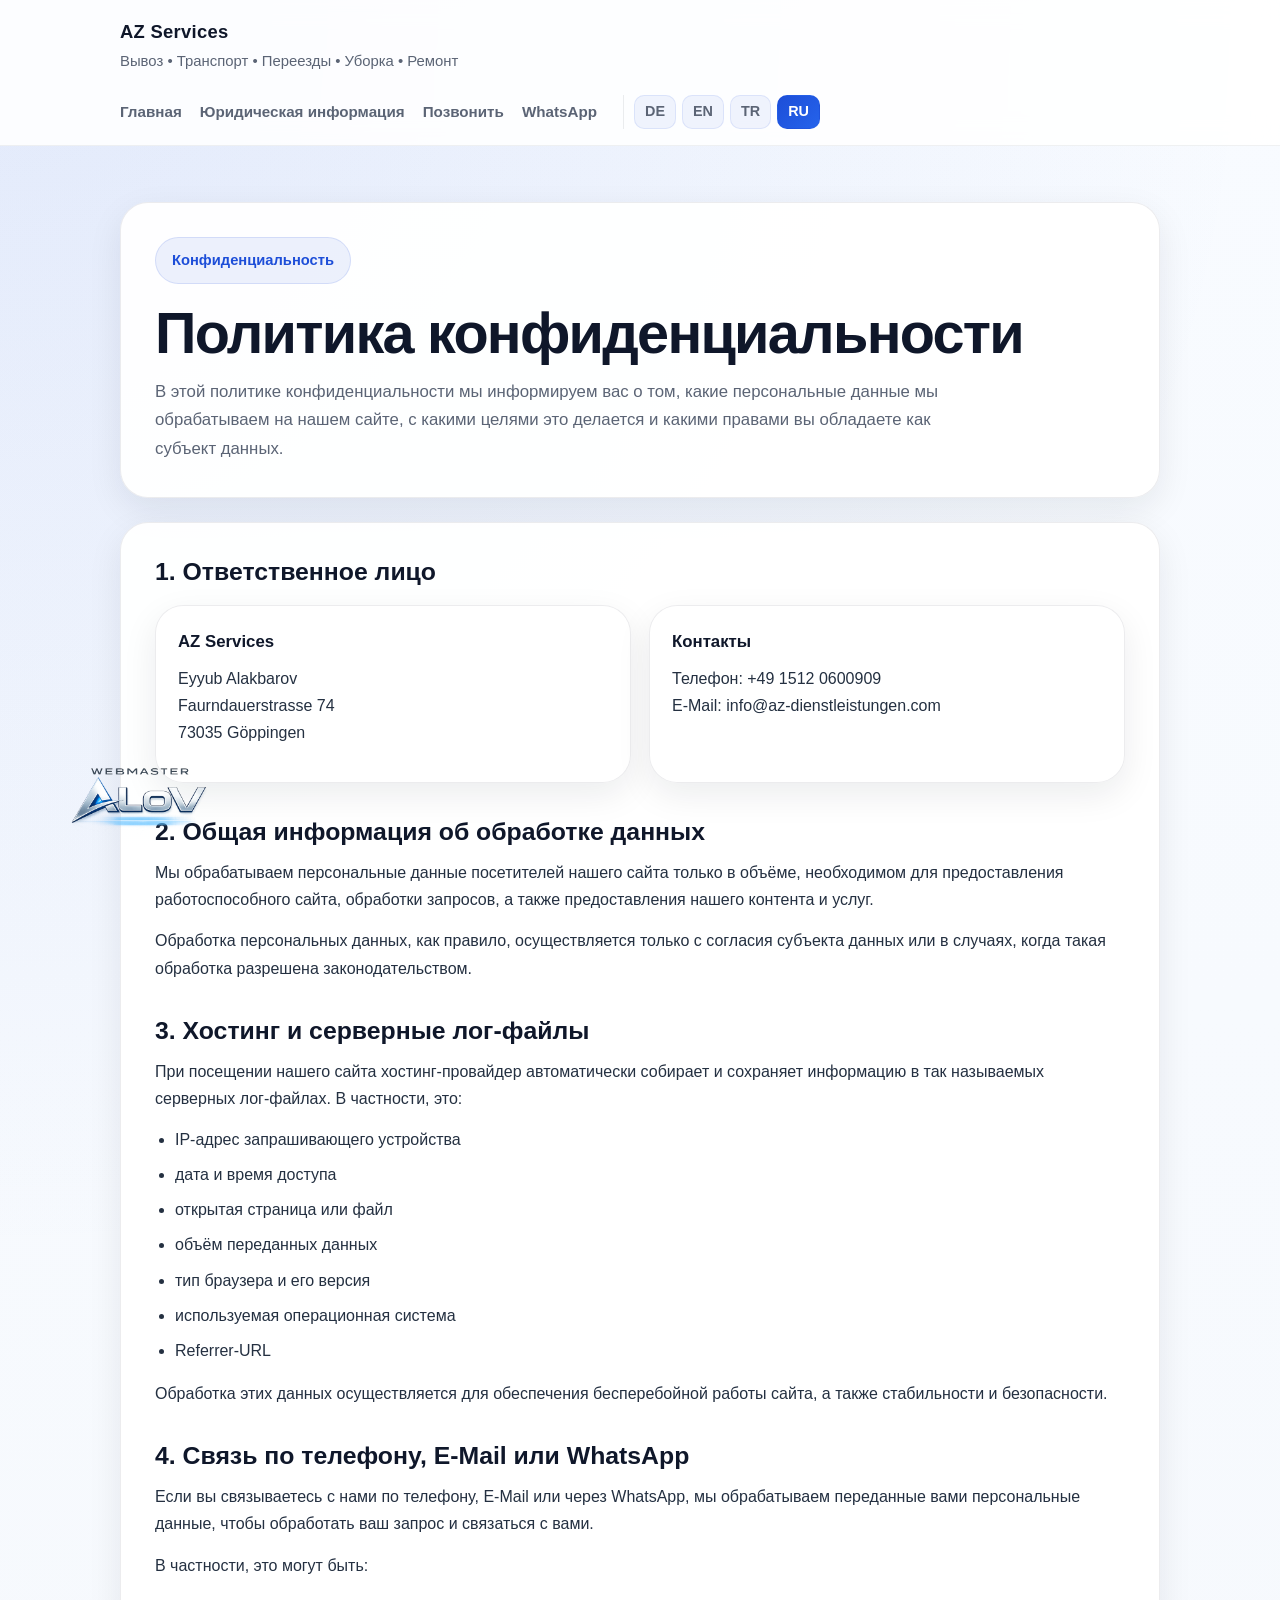
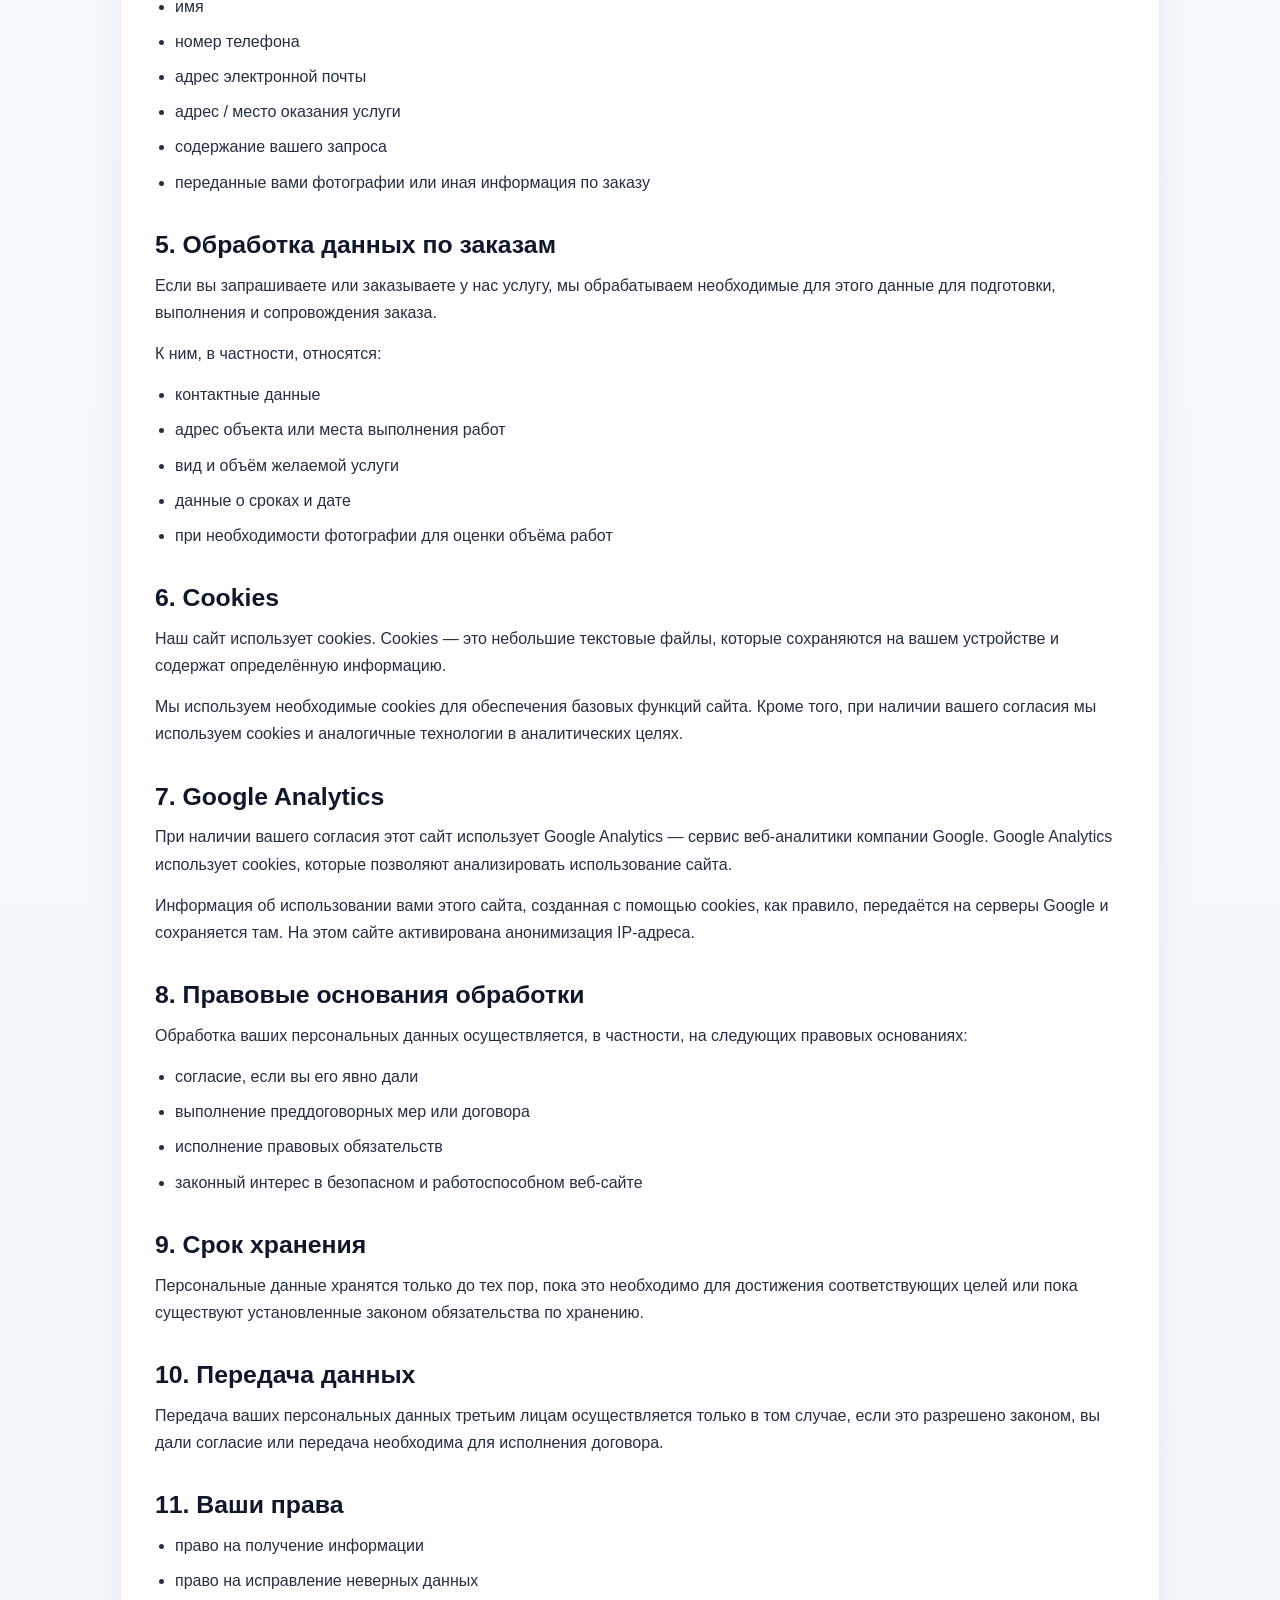
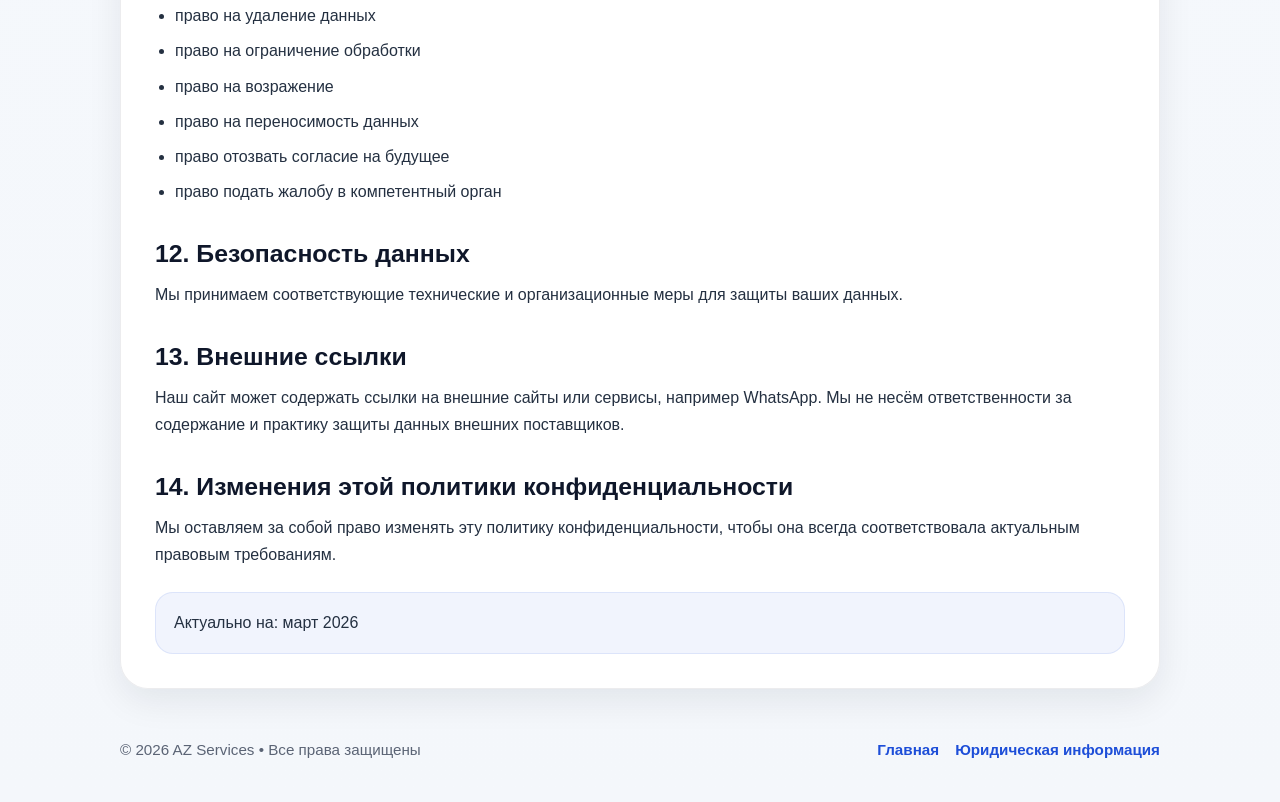
<file: privacy-ru.html>
<!DOCTYPE html>
<html lang="ru">
<head>
<link rel="stylesheet" href="style.css">
  <meta charset="UTF-8" />
  <meta name="viewport" content="width=device-width, initial-scale=1.0" />
  <title>Политика конфиденциальности | AZ Services</title>
  <meta name="description" content="Политика конфиденциальности AZ Services в Гёппингене." />
  <style>
    :root {
      --bg: #f4f7fb;
      --white: #ffffff;
      --dark: #0f172a;
      --muted: #5b6475;
      --line: rgba(15, 23, 42, 0.08);
      --primary: #1d4ed8;
      --primary-dark: #163ea9;
      --accent: #25d366;
      --shadow: 0 20px 60px rgba(15, 23, 42, 0.12);
      --shadow-soft: 0 12px 35px rgba(15, 23, 42, 0.08);
      --radius: 24px;
    }

    * { box-sizing: border-box; }
    html { scroll-behavior: smooth; }

    body {
      margin: 0;
      font-family: Arial, Helvetica, sans-serif;
      background:
        radial-gradient(circle at top left, rgba(29, 78, 216, 0.10), transparent 30%),
        linear-gradient(180deg, #f8fbff 0%, var(--bg) 100%);
      color: var(--dark);
      line-height: 1.7;
    }

    a { color: inherit; text-decoration: none; }

    .container {
      width: min(1040px, calc(100% - 32px));
      margin: 0 auto;
    }

    .topbar {
      position: sticky;
      top: 0;
      z-index: 50;
      backdrop-filter: blur(12px);
      background: rgba(255,255,255,0.88);
      border-bottom: 1px solid rgba(15, 23, 42, 0.06);
    }

    .nav {
      display: flex;
      align-items: center;
      justify-content: space-between;
      gap: 20px;
      padding: 16px 0;
      flex-wrap: wrap;
    }

    .brand {
      display: flex;
      flex-direction: column;
      gap: 2px;
    }

    .brand strong {
      font-size: 1.15rem;
      letter-spacing: 0.3px;
    }

    .brand span {
      color: var(--muted);
      font-size: 0.93rem;
    }

    .nav-links {
      display: flex;
      align-items: center;
      gap: 18px;
      flex-wrap: wrap;
    }

    .nav-links a {
      color: var(--muted);
      font-size: 0.95rem;
      font-weight: 600;
    }

    .nav-links a:hover { color: var(--primary); }

    .lang-switch {
      display: inline-flex;
      align-items: center;
      gap: 6px;
      margin-left: 8px;
      padding-left: 10px;
      border-left: 1px solid rgba(15, 23, 42, 0.08);
      flex-wrap: wrap;
    }

    .lang-switch a {
      display: inline-flex;
      align-items: center;
      justify-content: center;
      min-width: 40px;
      height: 34px;
      padding: 0 10px;
      border-radius: 10px;
      background: rgba(29, 78, 216, 0.06);
      color: var(--muted);
      font-weight: 700;
      font-size: 0.9rem;
      border: 1px solid rgba(29, 78, 216, 0.10);
      transition: all 0.2s ease;
    }

    .lang-switch a:hover {
      color: var(--primary);
      background: rgba(29, 78, 216, 0.12);
    }

    .lang-switch a.active {
      background: linear-gradient(135deg, var(--primary) 0%, #2563eb 100%);
      color: #ffffff;
      border-color: transparent;
    }

    .hero { padding: 56px 0 24px; }

    .hero-card,
    .content-card,
    .contact-card {
      background: rgba(255,255,255,0.94);
      border: 1px solid var(--line);
      border-radius: 28px;
      box-shadow: var(--shadow-soft);
    }

    .hero-card {
      padding: 34px;
      margin-bottom: 24px;
    }

    .badge {
      display: inline-flex;
      align-items: center;
      gap: 10px;
      padding: 10px 16px;
      border-radius: 999px;
      background: rgba(29, 78, 216, 0.08);
      color: var(--primary);
      font-weight: 700;
      font-size: 0.92rem;
      border: 1px solid rgba(29, 78, 216, 0.12);
    }

    h1 {
      font-size: clamp(2.1rem, 5vw, 3.6rem);
      line-height: 1.08;
      margin: 18px 0 14px;
      letter-spacing: -0.03em;
    }

    .hero-card p {
      margin: 0;
      color: var(--muted);
      font-size: 1.05rem;
      max-width: 800px;
    }

    .content-card { padding: 34px; }

    h2 {
      font-size: 1.55rem;
      margin: 34px 0 12px;
      line-height: 1.2;
      color: var(--dark);
    }

    h2:first-child { margin-top: 0; }

    p {
      margin: 0 0 14px;
      color: #243041;
    }

    ul {
      margin: 0 0 16px;
      padding-left: 20px;
      color: #243041;
    }

    li + li { margin-top: 8px; }

    .info-grid {
      display: grid;
      grid-template-columns: 1fr 1fr;
      gap: 18px;
      margin: 18px 0 8px;
    }

    .contact-card { padding: 22px; }

    .contact-card strong {
      display: block;
      margin-bottom: 8px;
      font-size: 1.05rem;
    }

    .note {
      margin-top: 24px;
      padding: 16px 18px;
      border-radius: 18px;
      background: rgba(29, 78, 216, 0.06);
      border: 1px solid rgba(29, 78, 216, 0.10);
      color: #243041;
    }

    .footer {
      padding: 24px 0 40px;
      color: var(--muted);
      font-size: 0.95rem;
    }

    .footer-wrap {
      display: flex;
      align-items: center;
      justify-content: space-between;
      gap: 16px;
      flex-wrap: wrap;
    }

    .footer-links {
      display: flex;
      gap: 16px;
      flex-wrap: wrap;
    }

    .footer-links a {
      font-weight: 600;
      color: var(--primary);
    }

    @media (max-width: 760px) {
      .info-grid { grid-template-columns: 1fr; }
      .hero-card, .content-card { padding: 24px; }
      .footer-wrap { flex-direction: column; align-items: flex-start; }
      .lang-switch {
        margin-left: 0;
        padding-left: 0;
        border-left: none;
        width: 100%;
      }
    }
  </style>
</head>
<body>
  <header class="topbar">
    <div class="container nav">
      <a href="ru.html" class="brand">
        <strong>AZ Services</strong>
        <span>Вывоз • Транспорт • Переезды • Уборка • Ремонт</span>
      </a>

      <nav class="nav-links">
        <a href="ru.html">Главная</a>
        <a href="impressum-ru.html">Юридическая информация</a>
        <a href="tel:+4915120600909">Позвонить</a>
        <a href="https://wa.me/4915120600909" target="_blank" rel="noopener">WhatsApp</a>

        <div class="lang-switch">
          <a href="datenschutz.html">DE</a>
          <a href="privacy.html">EN</a>
          <a href="privacy-tr.html">TR</a>
          <a href="privacy-ru.html" class="active">RU</a>
        </div>
      </nav>
    </div>
  </header>

  <main class="hero">
    <div class="container">
      <section class="hero-card">
        <div class="badge">Конфиденциальность</div>
        <h1>Политика конфиденциальности</h1>
        <p>
          В этой политике конфиденциальности мы информируем вас о том, какие персональные данные мы обрабатываем на нашем сайте,
          с какими целями это делается и какими правами вы обладаете как субъект данных.
        </p>
      </section>

      <section class="content-card">
        <h2>1. Ответственное лицо</h2>
        <div class="info-grid">
          <div class="contact-card">
            <strong>AZ Services</strong>
            <p>Eyyub Alakbarov<br>Faurndauerstrasse 74<br>73035 Göppingen</p>
          </div>
          <div class="contact-card">
            <strong>Контакты</strong>
            <p>
              Телефон: <a href="tel:+4915120600909">+49 1512 0600909</a><br>
              E-Mail: <a href="mailto:info@az-dienstleistungen.com">info@az-dienstleistungen.com</a>
            </p>
          </div>
        </div>

        <h2>2. Общая информация об обработке данных</h2>
        <p>
          Мы обрабатываем персональные данные посетителей нашего сайта только в объёме, необходимом для предоставления работоспособного сайта,
          обработки запросов, а также предоставления нашего контента и услуг.
        </p>
        <p>
          Обработка персональных данных, как правило, осуществляется только с согласия субъекта данных или в случаях,
          когда такая обработка разрешена законодательством.
        </p>

        <h2>3. Хостинг и серверные лог-файлы</h2>
        <p>
          При посещении нашего сайта хостинг-провайдер автоматически собирает и сохраняет информацию в так называемых серверных лог-файлах.
          В частности, это:
        </p>
        <ul>
          <li>IP-адрес запрашивающего устройства</li>
          <li>дата и время доступа</li>
          <li>открытая страница или файл</li>
          <li>объём переданных данных</li>
          <li>тип браузера и его версия</li>
          <li>используемая операционная система</li>
          <li>Referrer-URL</li>
        </ul>
        <p>
          Обработка этих данных осуществляется для обеспечения бесперебойной работы сайта, а также стабильности и безопасности.
        </p>

        <h2>4. Связь по телефону, E-Mail или WhatsApp</h2>
        <p>
          Если вы связываетесь с нами по телефону, E-Mail или через WhatsApp, мы обрабатываем переданные вами персональные данные,
          чтобы обработать ваш запрос и связаться с вами.
        </p>
        <p>В частности, это могут быть:</p>
        <ul>
          <li>имя</li>
          <li>номер телефона</li>
          <li>адрес электронной почты</li>
          <li>адрес / место оказания услуги</li>
          <li>содержание вашего запроса</li>
          <li>переданные вами фотографии или иная информация по заказу</li>
        </ul>

        <h2>5. Обработка данных по заказам</h2>
        <p>
          Если вы запрашиваете или заказываете у нас услугу, мы обрабатываем необходимые для этого данные для подготовки,
          выполнения и сопровождения заказа.
        </p>
        <p>К ним, в частности, относятся:</p>
        <ul>
          <li>контактные данные</li>
          <li>адрес объекта или места выполнения работ</li>
          <li>вид и объём желаемой услуги</li>
          <li>данные о сроках и дате</li>
          <li>при необходимости фотографии для оценки объёма работ</li>
        </ul>

        <h2>6. Cookies</h2>
        <p>
          Наш сайт использует cookies. Cookies — это небольшие текстовые файлы, которые сохраняются на вашем устройстве и содержат определённую информацию.
        </p>
        <p>
          Мы используем необходимые cookies для обеспечения базовых функций сайта. Кроме того, при наличии вашего согласия
          мы используем cookies и аналогичные технологии в аналитических целях.
        </p>

        <h2>7. Google Analytics</h2>
        <p>
          При наличии вашего согласия этот сайт использует Google Analytics — сервис веб-аналитики компании Google.
          Google Analytics использует cookies, которые позволяют анализировать использование сайта.
        </p>
        <p>
          Информация об использовании вами этого сайта, созданная с помощью cookies, как правило, передаётся на серверы Google и сохраняется там.
          На этом сайте активирована анонимизация IP-адреса.
        </p>

        <h2>8. Правовые основания обработки</h2>
        <p>Обработка ваших персональных данных осуществляется, в частности, на следующих правовых основаниях:</p>
        <ul>
          <li>согласие, если вы его явно дали</li>
          <li>выполнение преддоговорных мер или договора</li>
          <li>исполнение правовых обязательств</li>
          <li>законный интерес в безопасном и работоспособном веб-сайте</li>
        </ul>

        <h2>9. Срок хранения</h2>
        <p>
          Персональные данные хранятся только до тех пор, пока это необходимо для достижения соответствующих целей
          или пока существуют установленные законом обязательства по хранению.
        </p>

        <h2>10. Передача данных</h2>
        <p>
          Передача ваших персональных данных третьим лицам осуществляется только в том случае,
          если это разрешено законом, вы дали согласие или передача необходима для исполнения договора.
        </p>

        <h2>11. Ваши права</h2>
        <ul>
          <li>право на получение информации</li>
          <li>право на исправление неверных данных</li>
          <li>право на удаление данных</li>
          <li>право на ограничение обработки</li>
          <li>право на возражение</li>
          <li>право на переносимость данных</li>
          <li>право отозвать согласие на будущее</li>
          <li>право подать жалобу в компетентный орган</li>
        </ul>

        <h2>12. Безопасность данных</h2>
        <p>
          Мы принимаем соответствующие технические и организационные меры для защиты ваших данных.
        </p>

        <h2>13. Внешние ссылки</h2>
        <p>
          Наш сайт может содержать ссылки на внешние сайты или сервисы, например WhatsApp.
          Мы не несём ответственности за содержание и практику защиты данных внешних поставщиков.
        </p>

        <h2>14. Изменения этой политики конфиденциальности</h2>
        <p>
          Мы оставляем за собой право изменять эту политику конфиденциальности,
          чтобы она всегда соответствовала актуальным правовым требованиям.
        </p>

        <div class="note">Актуально на: март 2026</div>
      </section>
    </div>
  </main>

  <footer class="footer">
    <div class="container footer-wrap">
      <div>© 2026 AZ Services • Все права защищены</div>
      <div class="footer-links">
        <a href="ru.html">Главная</a>
        <a href="impressum-ru.html">Юридическая информация</a>
      </div>
    </div>
  </footer>
<div class="logo-animated-ultra">
  <div class="logo-shine"></div>
  <img src="bilder/alov-logo.png" alt="Webmaster AloV">
</div>
</body>
</html>
</file>
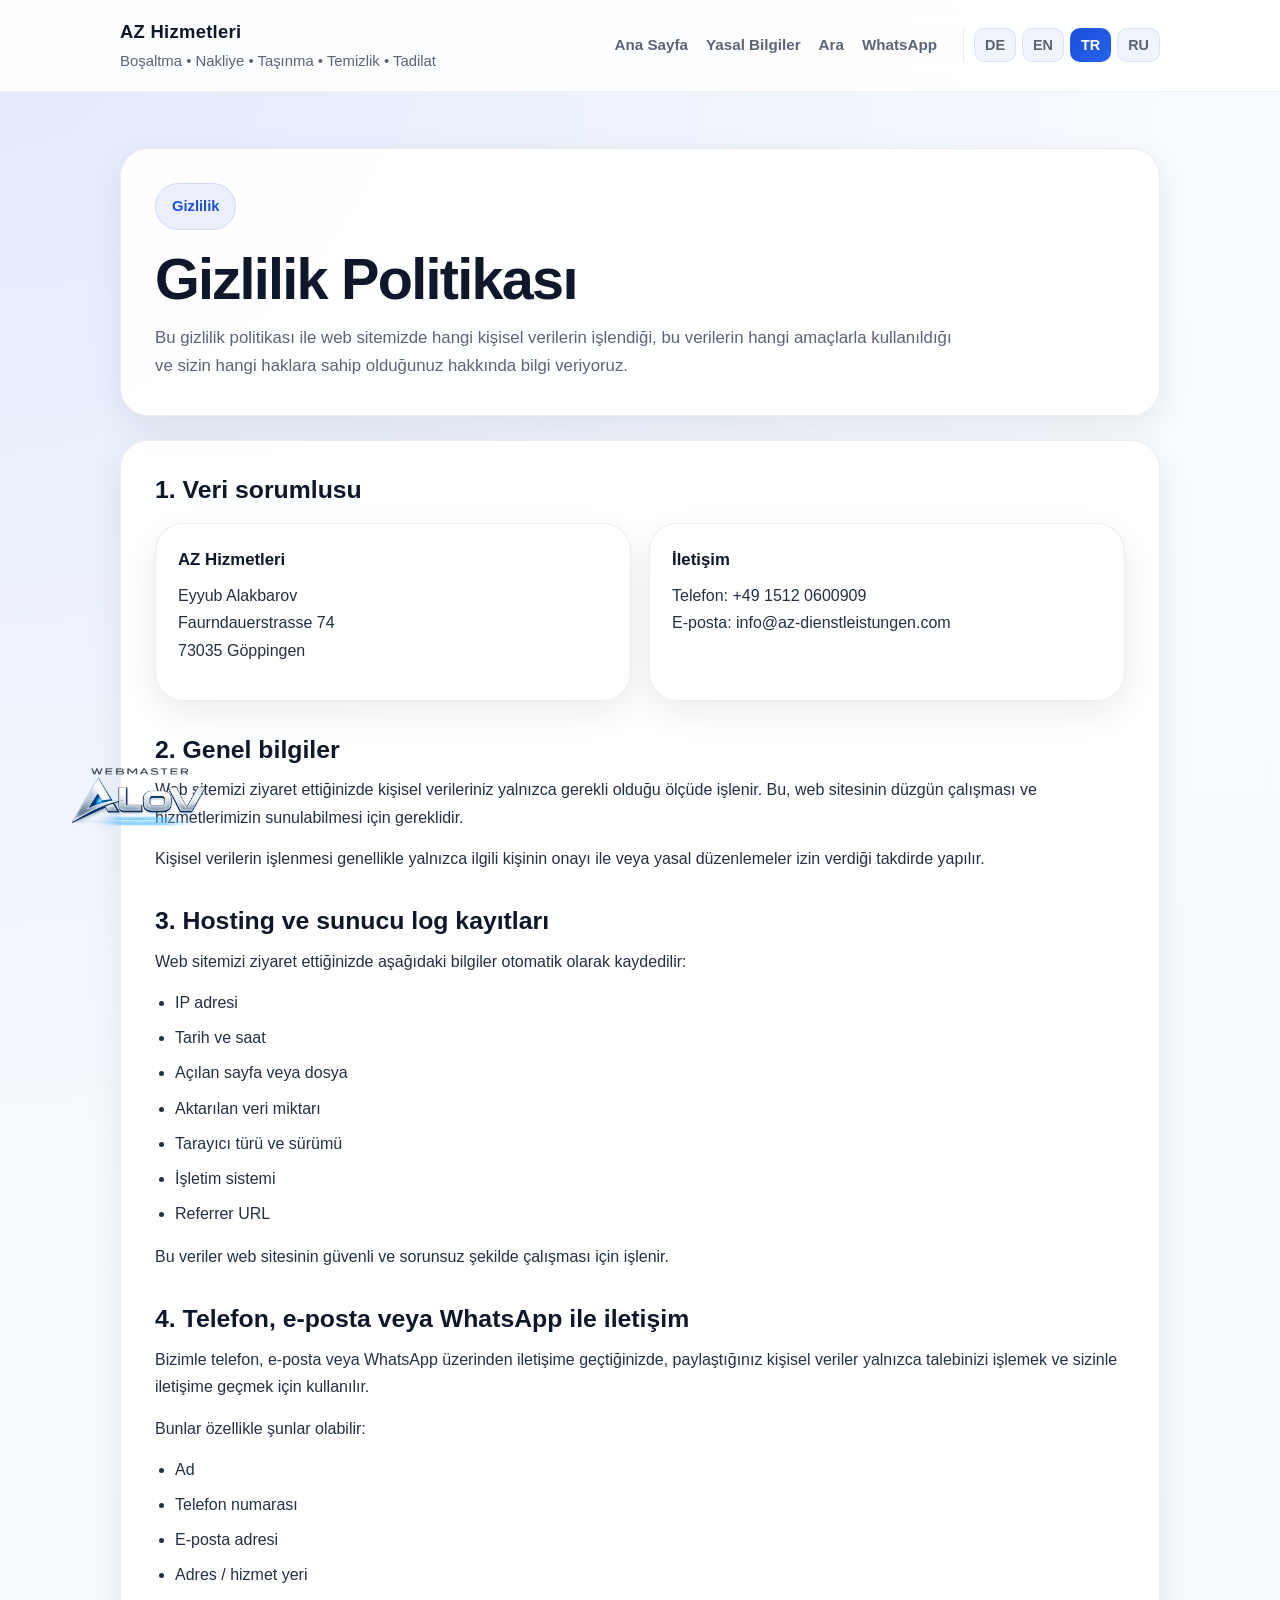
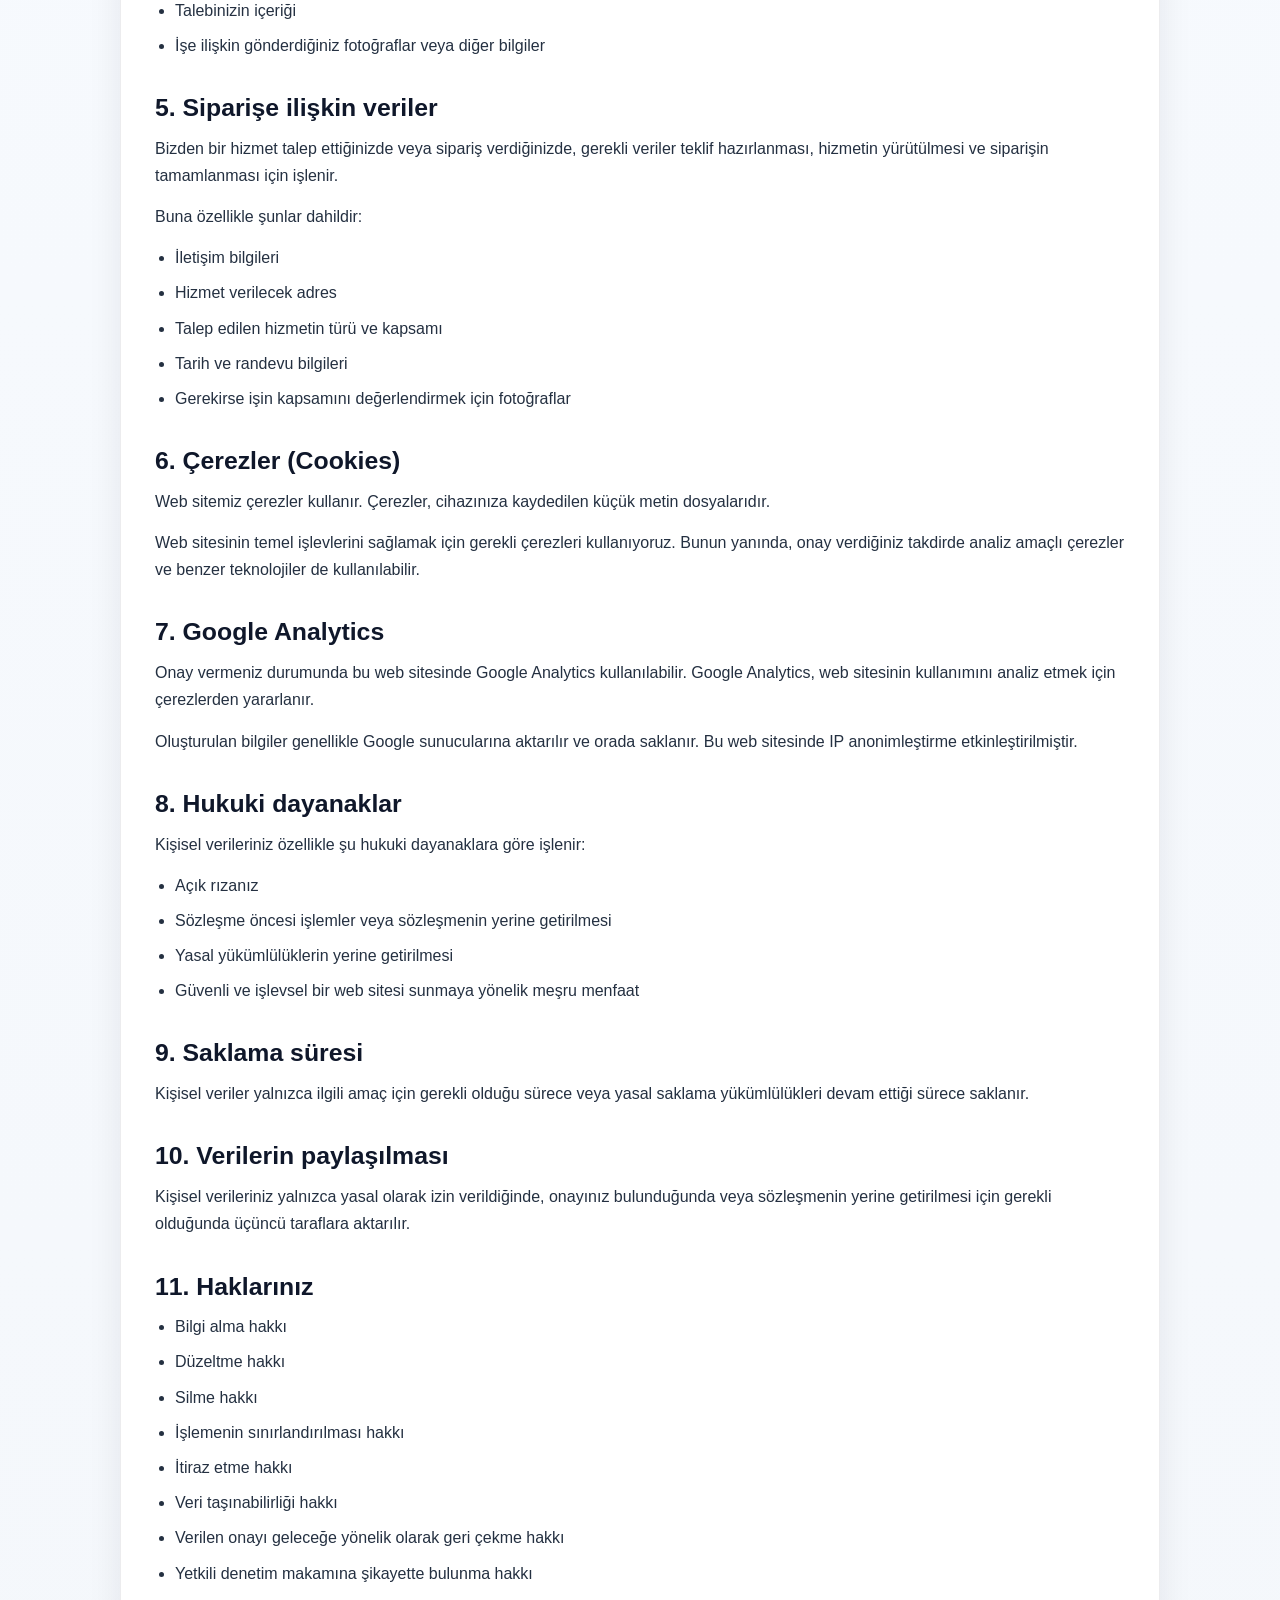
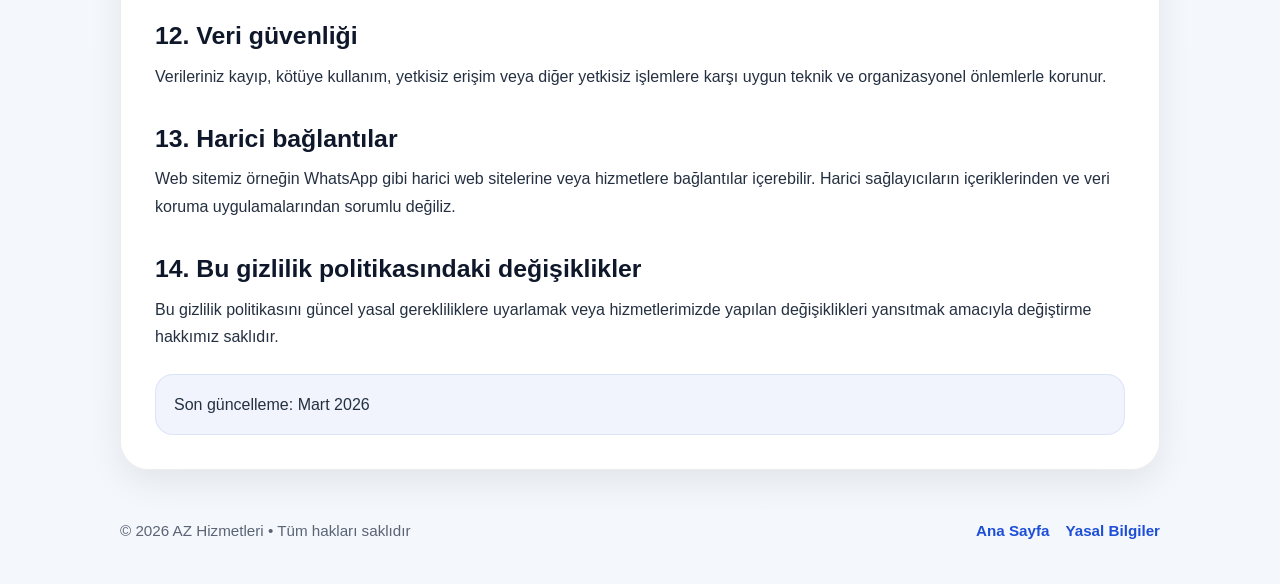
<file: privacy-tr.html>
<!DOCTYPE html>
<html lang="tr">
<head>
<link rel="stylesheet" href="style.css">
  <meta charset="UTF-8" />
  <meta name="viewport" content="width=device-width, initial-scale=1.0" />
  <title>Gizlilik Politikası | AZ Hizmetleri</title>
  <meta name="description" content="AZ Hizmetleri gizlilik politikası – Göppingen ve çevresi." />
  <style>
    :root {
      --bg: #f4f7fb;
      --white: #ffffff;
      --dark: #0f172a;
      --muted: #5b6475;
      --line: rgba(15, 23, 42, 0.08);
      --primary: #1d4ed8;
      --shadow-soft: 0 12px 35px rgba(15, 23, 42, 0.08);
      --radius: 24px;
    }

    * { box-sizing: border-box; }
    html { scroll-behavior: smooth; }

    body {
      margin: 0;
      font-family: Arial, Helvetica, sans-serif;
      background:
        radial-gradient(circle at top left, rgba(29, 78, 216, 0.10), transparent 30%),
        linear-gradient(180deg, #f8fbff 0%, var(--bg) 100%);
      color: var(--dark);
      line-height: 1.7;
    }

    a { color: inherit; text-decoration: none; }

    .container {
      width: min(1040px, calc(100% - 32px));
      margin: 0 auto;
    }

    .topbar {
      position: sticky;
      top: 0;
      z-index: 50;
      backdrop-filter: blur(12px);
      background: rgba(255,255,255,0.88);
      border-bottom: 1px solid rgba(15, 23, 42, 0.06);
    }

    .nav {
      display: flex;
      align-items: center;
      justify-content: space-between;
      gap: 20px;
      padding: 16px 0;
      flex-wrap: wrap;
    }

    .brand {
      display: flex;
      flex-direction: column;
      gap: 2px;
    }

    .brand strong {
      font-size: 1.15rem;
      letter-spacing: 0.3px;
    }

    .brand span {
      color: var(--muted);
      font-size: 0.93rem;
    }

    .nav-links {
      display: flex;
      align-items: center;
      gap: 18px;
      flex-wrap: wrap;
    }

    .nav-links a {
      color: var(--muted);
      font-size: 0.95rem;
      font-weight: 600;
    }

    .nav-links a:hover { color: var(--primary); }

    .lang-switch {
      display: inline-flex;
      align-items: center;
      gap: 6px;
      margin-left: 8px;
      padding-left: 10px;
      border-left: 1px solid rgba(15, 23, 42, 0.08);
      flex-wrap: wrap;
    }

    .lang-switch a {
      display: inline-flex;
      align-items: center;
      justify-content: center;
      min-width: 40px;
      height: 34px;
      padding: 0 10px;
      border-radius: 10px;
      background: rgba(29, 78, 216, 0.06);
      color: var(--muted);
      font-weight: 700;
      font-size: 0.9rem;
      border: 1px solid rgba(29, 78, 216, 0.10);
      transition: all 0.2s ease;
    }

    .lang-switch a:hover {
      color: var(--primary);
      background: rgba(29, 78, 216, 0.12);
    }

    .lang-switch a.active {
      background: linear-gradient(135deg, var(--primary) 0%, #2563eb 100%);
      color: #ffffff;
      border-color: transparent;
    }

    .hero { padding: 56px 0 24px; }

    .hero-card,
    .content-card,
    .contact-card {
      background: rgba(255,255,255,0.94);
      border: 1px solid var(--line);
      border-radius: 28px;
      box-shadow: var(--shadow-soft);
    }

    .hero-card {
      padding: 34px;
      margin-bottom: 24px;
    }

    .badge {
      display: inline-flex;
      align-items: center;
      gap: 10px;
      padding: 10px 16px;
      border-radius: 999px;
      background: rgba(29, 78, 216, 0.08);
      color: var(--primary);
      font-weight: 700;
      font-size: 0.92rem;
      border: 1px solid rgba(29, 78, 216, 0.12);
    }

    h1 {
      font-size: clamp(2.1rem, 5vw, 3.6rem);
      line-height: 1.08;
      margin: 18px 0 14px;
      letter-spacing: -0.03em;
    }

    .hero-card p {
      margin: 0;
      color: var(--muted);
      font-size: 1.05rem;
      max-width: 800px;
    }

    .content-card { padding: 34px; }

    h2 {
      font-size: 1.55rem;
      margin: 34px 0 12px;
      line-height: 1.2;
      color: var(--dark);
    }

    h2:first-child { margin-top: 0; }

    p {
      margin: 0 0 14px;
      color: #243041;
    }

    ul {
      margin: 0 0 16px;
      padding-left: 20px;
      color: #243041;
    }

    li + li { margin-top: 8px; }

    .info-grid {
      display: grid;
      grid-template-columns: 1fr 1fr;
      gap: 18px;
      margin: 18px 0 8px;
    }

    .contact-card { padding: 22px; }

    .contact-card strong {
      display: block;
      margin-bottom: 8px;
      font-size: 1.05rem;
    }

    .note {
      margin-top: 24px;
      padding: 16px 18px;
      border-radius: 18px;
      background: rgba(29, 78, 216, 0.06);
      border: 1px solid rgba(29, 78, 216, 0.10);
      color: #243041;
    }

    .footer {
      padding: 24px 0 40px;
      color: var(--muted);
      font-size: 0.95rem;
    }

    .footer-wrap {
      display: flex;
      align-items: center;
      justify-content: space-between;
      gap: 16px;
      flex-wrap: wrap;
    }

    .footer-links {
      display: flex;
      gap: 16px;
      flex-wrap: wrap;
    }

    .footer-links a {
      font-weight: 600;
      color: var(--primary);
    }

    @media (max-width: 760px) {
      .info-grid { grid-template-columns: 1fr; }
      .hero-card, .content-card { padding: 24px; }
      .footer-wrap { flex-direction: column; align-items: flex-start; }
      .lang-switch {
        margin-left: 0;
        padding-left: 0;
        border-left: none;
        width: 100%;
      }
    }
  </style>
</head>
<body>
  <header class="topbar">
    <div class="container nav">
      <a href="tr.html" class="brand">
        <strong>AZ Hizmetleri</strong>
        <span>Boşaltma • Nakliye • Taşınma • Temizlik • Tadilat</span>
      </a>

      <nav class="nav-links">
        <a href="tr.html">Ana Sayfa</a>
        <a href="impressum-tr.html">Yasal Bilgiler</a>
        <a href="tel:+4915120600909">Ara</a>
        <a href="https://wa.me/4915120600909" target="_blank" rel="noopener">WhatsApp</a>

        <div class="lang-switch">
          <a href="datenschutz.html">DE</a>
          <a href="privacy.html">EN</a>
          <a href="privacy-tr.html" class="active">TR</a>
          <a href="privacy-ru.html">RU</a>
        </div>
      </nav>
    </div>
  </header>

  <main class="hero">
    <div class="container">
      <section class="hero-card">
        <div class="badge">Gizlilik</div>
        <h1>Gizlilik Politikası</h1>
        <p>
          Bu gizlilik politikası ile web sitemizde hangi kişisel verilerin işlendiği,
          bu verilerin hangi amaçlarla kullanıldığı ve sizin hangi haklara sahip olduğunuz hakkında bilgi veriyoruz.
        </p>
      </section>

      <section class="content-card">
        <h2>1. Veri sorumlusu</h2>
        <div class="info-grid">
          <div class="contact-card">
            <strong>AZ Hizmetleri</strong>
            <p>Eyyub Alakbarov<br>Faurndauerstrasse 74<br>73035 Göppingen</p>
          </div>
          <div class="contact-card">
            <strong>İletişim</strong>
            <p>
              Telefon: <a href="tel:+4915120600909">+49 1512 0600909</a><br>
              E-posta: <a href="mailto:info@az-dienstleistungen.com">info@az-dienstleistungen.com</a>
            </p>
          </div>
        </div>

        <h2>2. Genel bilgiler</h2>
        <p>
          Web sitemizi ziyaret ettiğinizde kişisel verileriniz yalnızca gerekli olduğu ölçüde işlenir.
          Bu, web sitesinin düzgün çalışması ve hizmetlerimizin sunulabilmesi için gereklidir.
        </p>
        <p>
          Kişisel verilerin işlenmesi genellikle yalnızca ilgili kişinin onayı ile
          veya yasal düzenlemeler izin verdiği takdirde yapılır.
        </p>

        <h2>3. Hosting ve sunucu log kayıtları</h2>
        <p>Web sitemizi ziyaret ettiğinizde aşağıdaki bilgiler otomatik olarak kaydedilir:</p>
        <ul>
          <li>IP adresi</li>
          <li>Tarih ve saat</li>
          <li>Açılan sayfa veya dosya</li>
          <li>Aktarılan veri miktarı</li>
          <li>Tarayıcı türü ve sürümü</li>
          <li>İşletim sistemi</li>
          <li>Referrer URL</li>
        </ul>
        <p>
          Bu veriler web sitesinin güvenli ve sorunsuz şekilde çalışması için işlenir.
        </p>

        <h2>4. Telefon, e-posta veya WhatsApp ile iletişim</h2>
        <p>
          Bizimle telefon, e-posta veya WhatsApp üzerinden iletişime geçtiğinizde,
          paylaştığınız kişisel veriler yalnızca talebinizi işlemek ve sizinle iletişime geçmek için kullanılır.
        </p>
        <p>Bunlar özellikle şunlar olabilir:</p>
        <ul>
          <li>Ad</li>
          <li>Telefon numarası</li>
          <li>E-posta adresi</li>
          <li>Adres / hizmet yeri</li>
          <li>Talebinizin içeriği</li>
          <li>İşe ilişkin gönderdiğiniz fotoğraflar veya diğer bilgiler</li>
        </ul>

        <h2>5. Siparişe ilişkin veriler</h2>
        <p>
          Bizden bir hizmet talep ettiğinizde veya sipariş verdiğinizde,
          gerekli veriler teklif hazırlanması, hizmetin yürütülmesi ve siparişin tamamlanması için işlenir.
        </p>
        <p>Buna özellikle şunlar dahildir:</p>
        <ul>
          <li>İletişim bilgileri</li>
          <li>Hizmet verilecek adres</li>
          <li>Talep edilen hizmetin türü ve kapsamı</li>
          <li>Tarih ve randevu bilgileri</li>
          <li>Gerekirse işin kapsamını değerlendirmek için fotoğraflar</li>
        </ul>

        <h2>6. Çerezler (Cookies)</h2>
        <p>
          Web sitemiz çerezler kullanır. Çerezler, cihazınıza kaydedilen küçük metin dosyalarıdır.
        </p>
        <p>
          Web sitesinin temel işlevlerini sağlamak için gerekli çerezleri kullanıyoruz.
          Bunun yanında, onay verdiğiniz takdirde analiz amaçlı çerezler ve benzer teknolojiler de kullanılabilir.
        </p>

        <h2>7. Google Analytics</h2>
        <p>
          Onay vermeniz durumunda bu web sitesinde Google Analytics kullanılabilir.
          Google Analytics, web sitesinin kullanımını analiz etmek için çerezlerden yararlanır.
        </p>
        <p>
          Oluşturulan bilgiler genellikle Google sunucularına aktarılır ve orada saklanır.
          Bu web sitesinde IP anonimleştirme etkinleştirilmiştir.
        </p>

        <h2>8. Hukuki dayanaklar</h2>
        <p>Kişisel verileriniz özellikle şu hukuki dayanaklara göre işlenir:</p>
        <ul>
          <li>Açık rızanız</li>
          <li>Sözleşme öncesi işlemler veya sözleşmenin yerine getirilmesi</li>
          <li>Yasal yükümlülüklerin yerine getirilmesi</li>
          <li>Güvenli ve işlevsel bir web sitesi sunmaya yönelik meşru menfaat</li>
        </ul>

        <h2>9. Saklama süresi</h2>
        <p>
          Kişisel veriler yalnızca ilgili amaç için gerekli olduğu sürece veya yasal saklama yükümlülükleri devam ettiği sürece saklanır.
        </p>

        <h2>10. Verilerin paylaşılması</h2>
        <p>
          Kişisel verileriniz yalnızca yasal olarak izin verildiğinde,
          onayınız bulunduğunda veya sözleşmenin yerine getirilmesi için gerekli olduğunda üçüncü taraflara aktarılır.
        </p>

        <h2>11. Haklarınız</h2>
        <ul>
          <li>Bilgi alma hakkı</li>
          <li>Düzeltme hakkı</li>
          <li>Silme hakkı</li>
          <li>İşlemenin sınırlandırılması hakkı</li>
          <li>İtiraz etme hakkı</li>
          <li>Veri taşınabilirliği hakkı</li>
          <li>Verilen onayı geleceğe yönelik olarak geri çekme hakkı</li>
          <li>Yetkili denetim makamına şikayette bulunma hakkı</li>
        </ul>

        <h2>12. Veri güvenliği</h2>
        <p>
          Verileriniz kayıp, kötüye kullanım, yetkisiz erişim veya diğer yetkisiz işlemlere karşı uygun teknik ve organizasyonel önlemlerle korunur.
        </p>

        <h2>13. Harici bağlantılar</h2>
        <p>
          Web sitemiz örneğin WhatsApp gibi harici web sitelerine veya hizmetlere bağlantılar içerebilir.
          Harici sağlayıcıların içeriklerinden ve veri koruma uygulamalarından sorumlu değiliz.
        </p>

        <h2>14. Bu gizlilik politikasındaki değişiklikler</h2>
        <p>
          Bu gizlilik politikasını güncel yasal gerekliliklere uyarlamak veya hizmetlerimizde yapılan değişiklikleri yansıtmak amacıyla değiştirme hakkımız saklıdır.
        </p>

        <div class="note">Son güncelleme: Mart 2026</div>
      </section>
    </div>
  </main>

  <footer class="footer">
    <div class="container footer-wrap">
      <div>© 2026 AZ Hizmetleri • Tüm hakları saklıdır</div>
      <div class="footer-links">
        <a href="tr.html">Ana Sayfa</a>
        <a href="impressum-tr.html">Yasal Bilgiler</a>
      </div>
    </div>
  </footer>
<div class="logo-animated-ultra">
  <div class="logo-shine"></div>
  <img src="bilder/alov-logo.png" alt="Webmaster AloV">
</div>
</body>
</html>
</file>
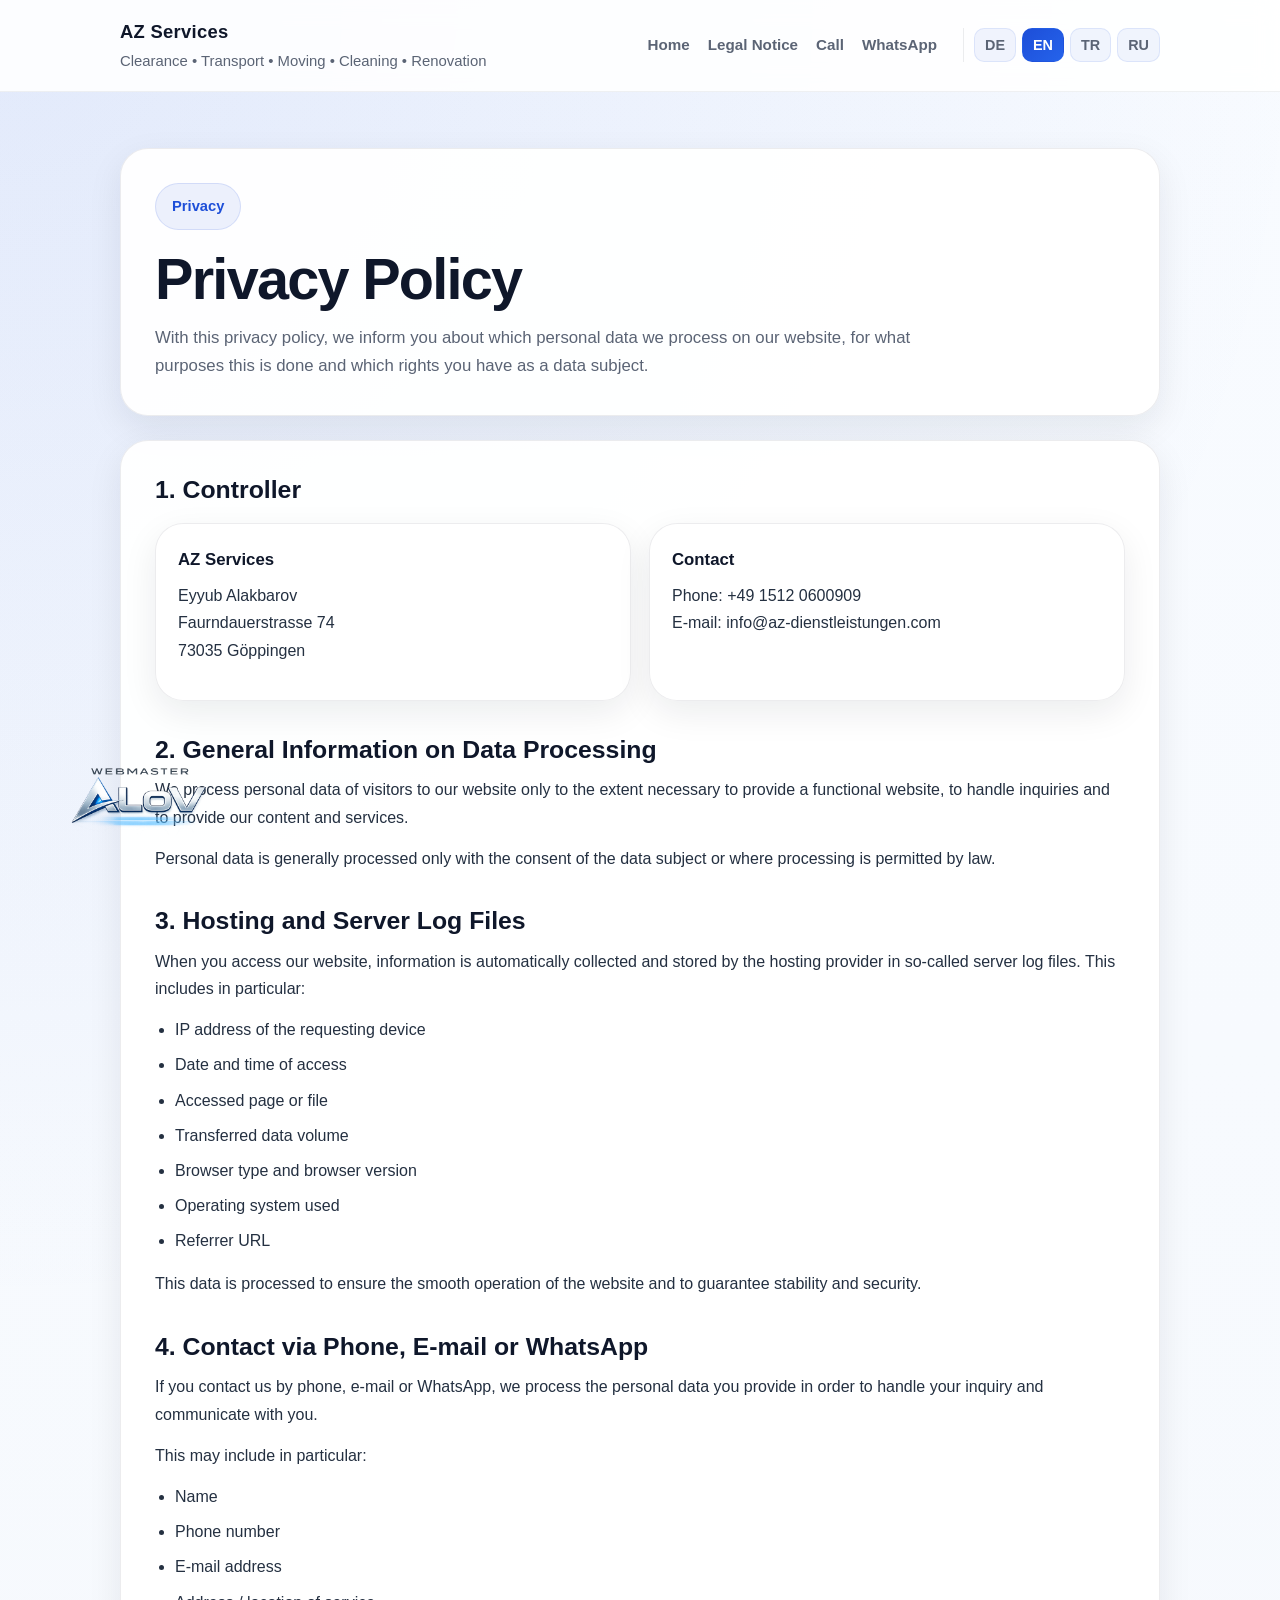
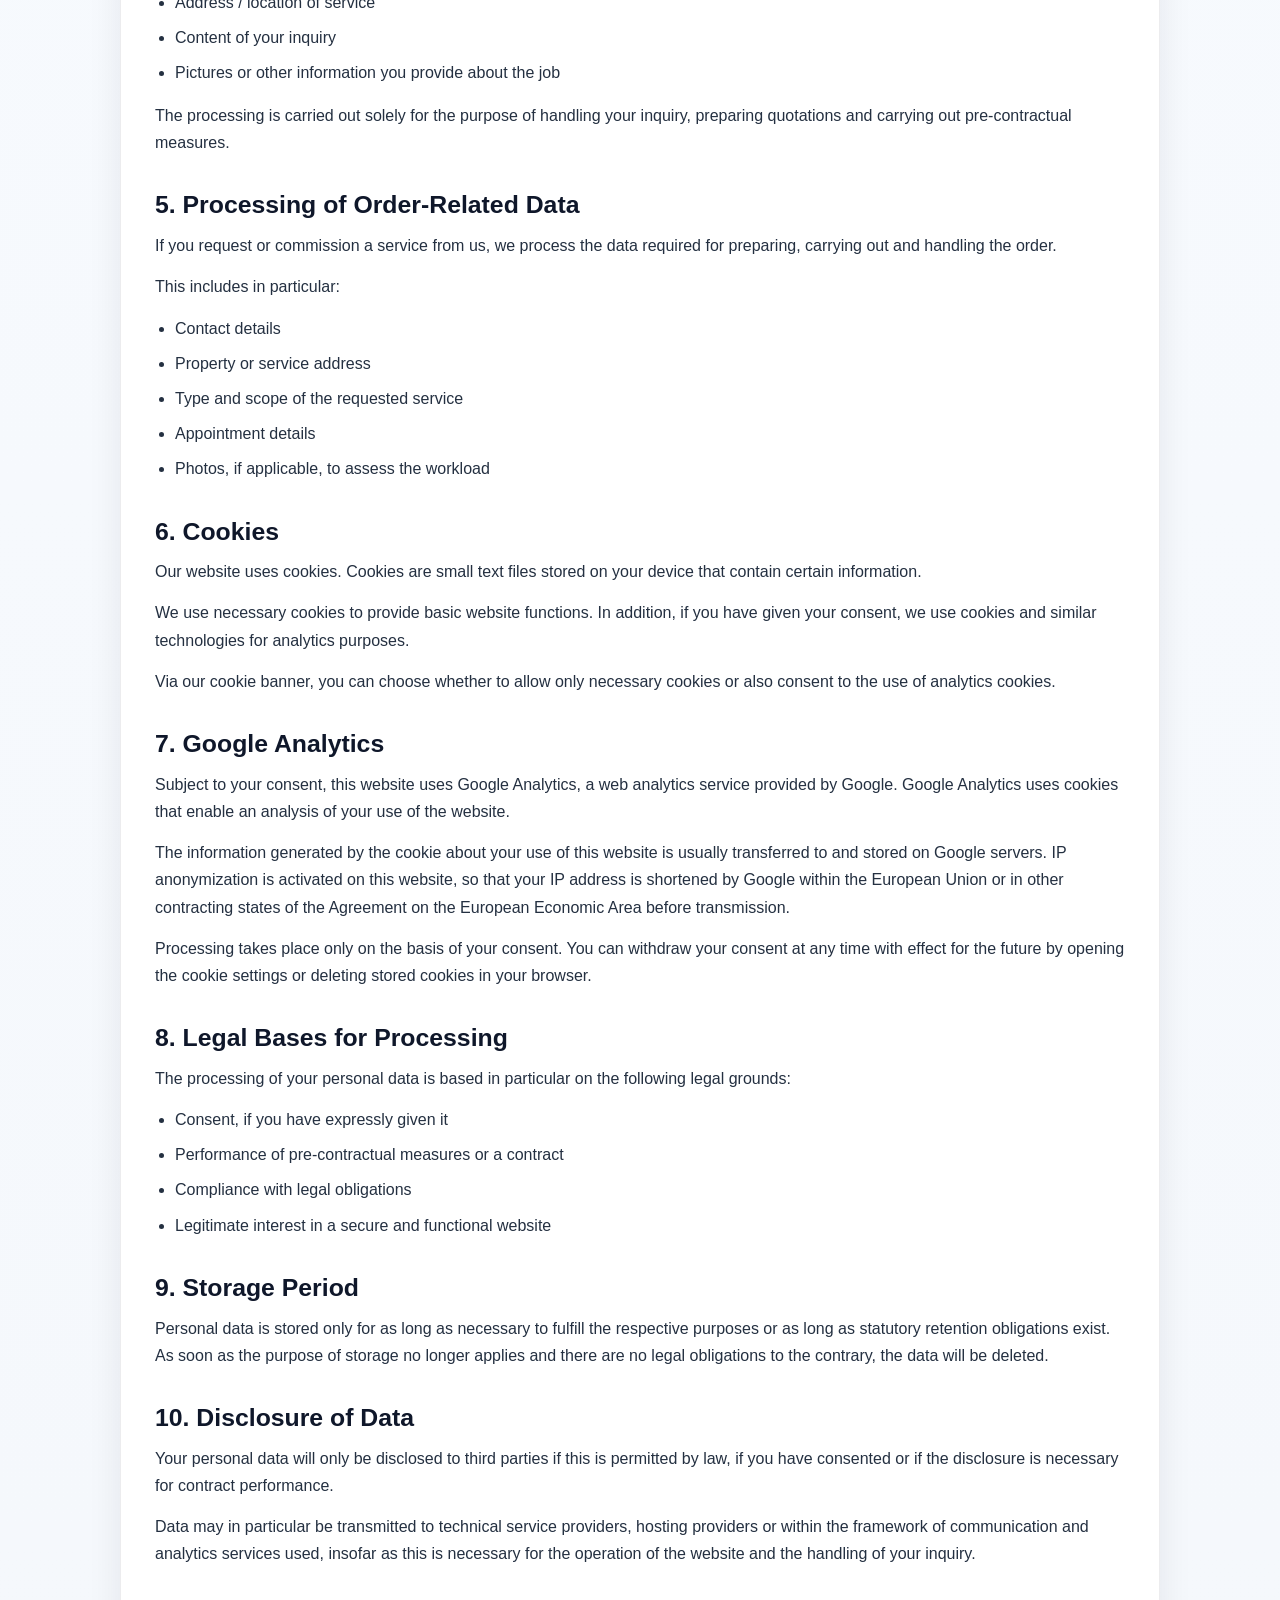
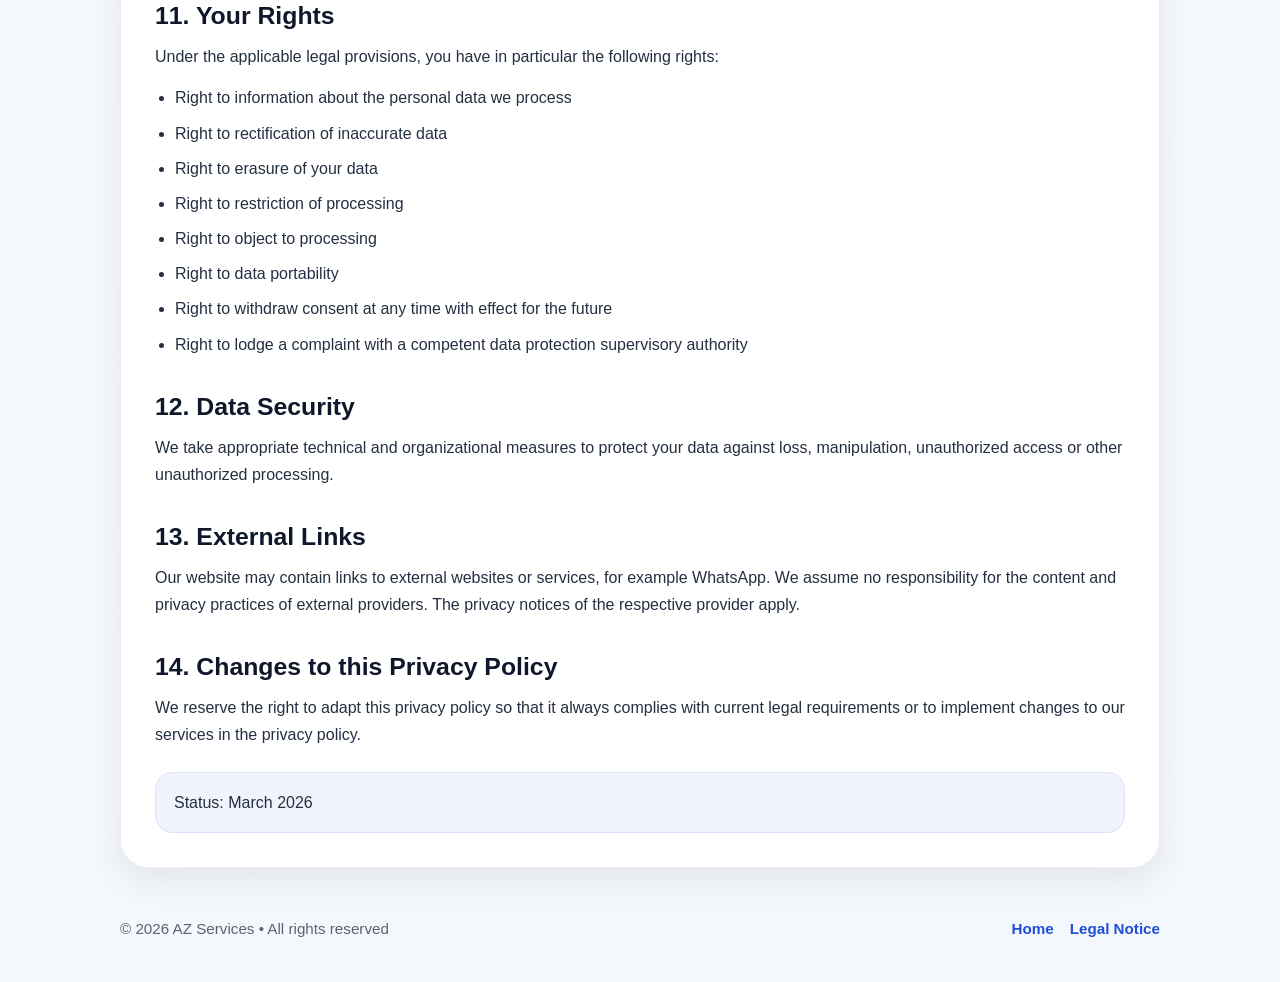
<file: privacy.html>
<!DOCTYPE html>
<html lang="en">
<head>
<link rel="stylesheet" href="style.css">
  <meta charset="UTF-8" />
  <meta name="viewport" content="width=device-width, initial-scale=1.0" />
  <title>Privacy Policy | AZ Services</title>
  <meta name="description" content="Privacy Policy of AZ Services in Göppingen." />
  <style>
    :root {
      --bg: #f4f7fb;
      --white: #ffffff;
      --dark: #0f172a;
      --muted: #5b6475;
      --line: rgba(15, 23, 42, 0.08);
      --primary: #1d4ed8;
      --primary-dark: #163ea9;
      --accent: #25d366;
      --shadow: 0 20px 60px rgba(15, 23, 42, 0.12);
      --shadow-soft: 0 12px 35px rgba(15, 23, 42, 0.08);
      --radius: 24px;
    }

    * { box-sizing: border-box; }
    html { scroll-behavior: smooth; }

    body {
      margin: 0;
      font-family: Arial, Helvetica, sans-serif;
      background:
        radial-gradient(circle at top left, rgba(29, 78, 216, 0.10), transparent 30%),
        linear-gradient(180deg, #f8fbff 0%, var(--bg) 100%);
      color: var(--dark);
      line-height: 1.7;
    }

    a { color: inherit; text-decoration: none; }

    .container {
      width: min(1040px, calc(100% - 32px));
      margin: 0 auto;
    }

    .topbar {
      position: sticky;
      top: 0;
      z-index: 50;
      backdrop-filter: blur(12px);
      background: rgba(255,255,255,0.88);
      border-bottom: 1px solid rgba(15, 23, 42, 0.06);
    }

    .nav {
      display: flex;
      align-items: center;
      justify-content: space-between;
      gap: 20px;
      padding: 16px 0;
      flex-wrap: wrap;
    }

    .brand {
      display: flex;
      flex-direction: column;
      gap: 2px;
    }

    .brand strong {
      font-size: 1.15rem;
      letter-spacing: 0.3px;
    }

    .brand span {
      color: var(--muted);
      font-size: 0.93rem;
    }

    .nav-links {
      display: flex;
      align-items: center;
      gap: 18px;
      flex-wrap: wrap;
    }

    .nav-links a {
      color: var(--muted);
      font-size: 0.95rem;
      font-weight: 600;
    }

    .nav-links a:hover { color: var(--primary); }

    .lang-switch {
      display: inline-flex;
      align-items: center;
      gap: 6px;
      margin-left: 8px;
      padding-left: 10px;
      border-left: 1px solid rgba(15, 23, 42, 0.08);
      flex-wrap: wrap;
    }

    .lang-switch a {
      display: inline-flex;
      align-items: center;
      justify-content: center;
      min-width: 40px;
      height: 34px;
      padding: 0 10px;
      border-radius: 10px;
      background: rgba(29, 78, 216, 0.06);
      color: var(--muted);
      font-weight: 700;
      font-size: 0.9rem;
      border: 1px solid rgba(29, 78, 216, 0.10);
      transition: all 0.2s ease;
    }

    .lang-switch a:hover {
      color: var(--primary);
      background: rgba(29, 78, 216, 0.12);
    }

    .lang-switch a.active {
      background: linear-gradient(135deg, var(--primary) 0%, #2563eb 100%);
      color: #ffffff;
      border-color: transparent;
    }

    .hero { padding: 56px 0 24px; }

    .hero-card,
    .content-card,
    .contact-card {
      background: rgba(255,255,255,0.94);
      border: 1px solid var(--line);
      border-radius: 28px;
      box-shadow: var(--shadow-soft);
    }

    .hero-card {
      padding: 34px;
      margin-bottom: 24px;
    }

    .badge {
      display: inline-flex;
      align-items: center;
      gap: 10px;
      padding: 10px 16px;
      border-radius: 999px;
      background: rgba(29, 78, 216, 0.08);
      color: var(--primary);
      font-weight: 700;
      font-size: 0.92rem;
      border: 1px solid rgba(29, 78, 216, 0.12);
    }

    h1 {
      font-size: clamp(2.1rem, 5vw, 3.6rem);
      line-height: 1.08;
      margin: 18px 0 14px;
      letter-spacing: -0.03em;
    }

    .hero-card p {
      margin: 0;
      color: var(--muted);
      font-size: 1.05rem;
      max-width: 800px;
    }

    .content-card { padding: 34px; }

    h2 {
      font-size: 1.55rem;
      margin: 34px 0 12px;
      line-height: 1.2;
      color: var(--dark);
    }

    h2:first-child { margin-top: 0; }

    p {
      margin: 0 0 14px;
      color: #243041;
    }

    ul {
      margin: 0 0 16px;
      padding-left: 20px;
      color: #243041;
    }

    li + li { margin-top: 8px; }

    .info-grid {
      display: grid;
      grid-template-columns: 1fr 1fr;
      gap: 18px;
      margin: 18px 0 8px;
    }

    .contact-card { padding: 22px; }

    .contact-card strong {
      display: block;
      margin-bottom: 8px;
      font-size: 1.05rem;
    }

    .note {
      margin-top: 24px;
      padding: 16px 18px;
      border-radius: 18px;
      background: rgba(29, 78, 216, 0.06);
      border: 1px solid rgba(29, 78, 216, 0.10);
      color: #243041;
    }

    .footer {
      padding: 24px 0 40px;
      color: var(--muted);
      font-size: 0.95rem;
    }

    .footer-wrap {
      display: flex;
      align-items: center;
      justify-content: space-between;
      gap: 16px;
      flex-wrap: wrap;
    }

    .footer-links {
      display: flex;
      gap: 16px;
      flex-wrap: wrap;
    }

    .footer-links a {
      font-weight: 600;
      color: var(--primary);
    }

    @media (max-width: 760px) {
      .info-grid { grid-template-columns: 1fr; }
      .hero-card, .content-card { padding: 24px; }
      .footer-wrap { flex-direction: column; align-items: flex-start; }
      .lang-switch {
        margin-left: 0;
        padding-left: 0;
        border-left: none;
        width: 100%;
      }
    }
  </style>
</head>
<body>
  <header class="topbar">
    <div class="container nav">
      <a href="en.html" class="brand">
        <strong>AZ Services</strong>
        <span>Clearance • Transport • Moving • Cleaning • Renovation</span>
      </a>

      <nav class="nav-links">
        <a href="en.html">Home</a>
        <a href="legal-notice.html">Legal Notice</a>
        <a href="tel:+4915120600909">Call</a>
        <a href="https://wa.me/4915120600909" target="_blank" rel="noopener">WhatsApp</a>

        <div class="lang-switch">
          <a href="datenschutz.html">DE</a>
          <a href="privacy.html" class="active">EN</a>
          <a href="privacy-tr.html">TR</a>
          <a href="privacy-ru.html">RU</a>
        </div>
      </nav>
    </div>
  </header>

  <main class="hero">
    <div class="container">
      <section class="hero-card">
        <div class="badge">Privacy</div>
        <h1>Privacy Policy</h1>
        <p>
          With this privacy policy, we inform you about which personal data we process on our website,
          for what purposes this is done and which rights you have as a data subject.
        </p>
      </section>

      <section class="content-card">
        <h2>1. Controller</h2>
        <div class="info-grid">
          <div class="contact-card">
            <strong>AZ Services</strong>
            <p>Eyyub Alakbarov<br>Faurndauerstrasse 74<br>73035 Göppingen</p>
          </div>
          <div class="contact-card">
            <strong>Contact</strong>
            <p>
              Phone: <a href="tel:+4915120600909">+49 1512 0600909</a><br>
              E-mail: <a href="mailto:info@az-dienstleistungen.com">info@az-dienstleistungen.com</a>
            </p>
          </div>
        </div>

        <h2>2. General Information on Data Processing</h2>
        <p>
          We process personal data of visitors to our website only to the extent necessary to provide a functional website,
          to handle inquiries and to provide our content and services.
        </p>
        <p>
          Personal data is generally processed only with the consent of the data subject or where processing is permitted by law.
        </p>

        <h2>3. Hosting and Server Log Files</h2>
        <p>
          When you access our website, information is automatically collected and stored by the hosting provider in so-called server log files.
          This includes in particular:
        </p>
        <ul>
          <li>IP address of the requesting device</li>
          <li>Date and time of access</li>
          <li>Accessed page or file</li>
          <li>Transferred data volume</li>
          <li>Browser type and browser version</li>
          <li>Operating system used</li>
          <li>Referrer URL</li>
        </ul>
        <p>
          This data is processed to ensure the smooth operation of the website and to guarantee stability and security.
        </p>

        <h2>4. Contact via Phone, E-mail or WhatsApp</h2>
        <p>
          If you contact us by phone, e-mail or WhatsApp, we process the personal data you provide in order to handle your inquiry
          and communicate with you.
        </p>
        <p>This may include in particular:</p>
        <ul>
          <li>Name</li>
          <li>Phone number</li>
          <li>E-mail address</li>
          <li>Address / location of service</li>
          <li>Content of your inquiry</li>
          <li>Pictures or other information you provide about the job</li>
        </ul>
        <p>
          The processing is carried out solely for the purpose of handling your inquiry, preparing quotations and carrying out pre-contractual measures.
        </p>

        <h2>5. Processing of Order-Related Data</h2>
        <p>
          If you request or commission a service from us, we process the data required for preparing, carrying out and handling the order.
        </p>
        <p>This includes in particular:</p>
        <ul>
          <li>Contact details</li>
          <li>Property or service address</li>
          <li>Type and scope of the requested service</li>
          <li>Appointment details</li>
          <li>Photos, if applicable, to assess the workload</li>
        </ul>

        <h2>6. Cookies</h2>
        <p>
          Our website uses cookies. Cookies are small text files stored on your device that contain certain information.
        </p>
        <p>
          We use necessary cookies to provide basic website functions. In addition, if you have given your consent,
          we use cookies and similar technologies for analytics purposes.
        </p>
        <p>
          Via our cookie banner, you can choose whether to allow only necessary cookies or also consent to the use of analytics cookies.
        </p>

        <h2>7. Google Analytics</h2>
        <p>
          Subject to your consent, this website uses Google Analytics, a web analytics service provided by Google. Google Analytics uses cookies
          that enable an analysis of your use of the website.
        </p>
        <p>
          The information generated by the cookie about your use of this website is usually transferred to and stored on Google servers.
          IP anonymization is activated on this website, so that your IP address is shortened by Google within the European Union or in other contracting states
          of the Agreement on the European Economic Area before transmission.
        </p>
        <p>
          Processing takes place only on the basis of your consent. You can withdraw your consent at any time with effect for the future
          by opening the cookie settings or deleting stored cookies in your browser.
        </p>

        <h2>8. Legal Bases for Processing</h2>
        <p>The processing of your personal data is based in particular on the following legal grounds:</p>
        <ul>
          <li>Consent, if you have expressly given it</li>
          <li>Performance of pre-contractual measures or a contract</li>
          <li>Compliance with legal obligations</li>
          <li>Legitimate interest in a secure and functional website</li>
        </ul>

        <h2>9. Storage Period</h2>
        <p>
          Personal data is stored only for as long as necessary to fulfill the respective purposes or as long as statutory retention obligations exist.
          As soon as the purpose of storage no longer applies and there are no legal obligations to the contrary, the data will be deleted.
        </p>

        <h2>10. Disclosure of Data</h2>
        <p>
          Your personal data will only be disclosed to third parties if this is permitted by law, if you have consented or if the disclosure is necessary for contract performance.
        </p>
        <p>
          Data may in particular be transmitted to technical service providers, hosting providers or within the framework of communication and analytics services used,
          insofar as this is necessary for the operation of the website and the handling of your inquiry.
        </p>

        <h2>11. Your Rights</h2>
        <p>Under the applicable legal provisions, you have in particular the following rights:</p>
        <ul>
          <li>Right to information about the personal data we process</li>
          <li>Right to rectification of inaccurate data</li>
          <li>Right to erasure of your data</li>
          <li>Right to restriction of processing</li>
          <li>Right to object to processing</li>
          <li>Right to data portability</li>
          <li>Right to withdraw consent at any time with effect for the future</li>
          <li>Right to lodge a complaint with a competent data protection supervisory authority</li>
        </ul>

        <h2>12. Data Security</h2>
        <p>
          We take appropriate technical and organizational measures to protect your data against loss, manipulation, unauthorized access or other unauthorized processing.
        </p>

        <h2>13. External Links</h2>
        <p>
          Our website may contain links to external websites or services, for example WhatsApp. We assume no responsibility for the content and privacy practices of external providers.
          The privacy notices of the respective provider apply.
        </p>

        <h2>14. Changes to this Privacy Policy</h2>
        <p>
          We reserve the right to adapt this privacy policy so that it always complies with current legal requirements or to implement changes to our services in the privacy policy.
        </p>

        <div class="note">Status: March 2026</div>
      </section>
    </div>
  </main>

  <footer class="footer">
    <div class="container footer-wrap">
      <div>© 2026 AZ Services • All rights reserved</div>
      <div class="footer-links">
        <a href="en.html">Home</a>
        <a href="legal-notice.html">Legal Notice</a>
      </div>
    </div>
  </footer>
<div class="logo-animated-ultra">
  <div class="logo-shine"></div>
  <img src="bilder/alov-logo.png" alt="Webmaster AloV">
</div>
</body>
</html>
</file>
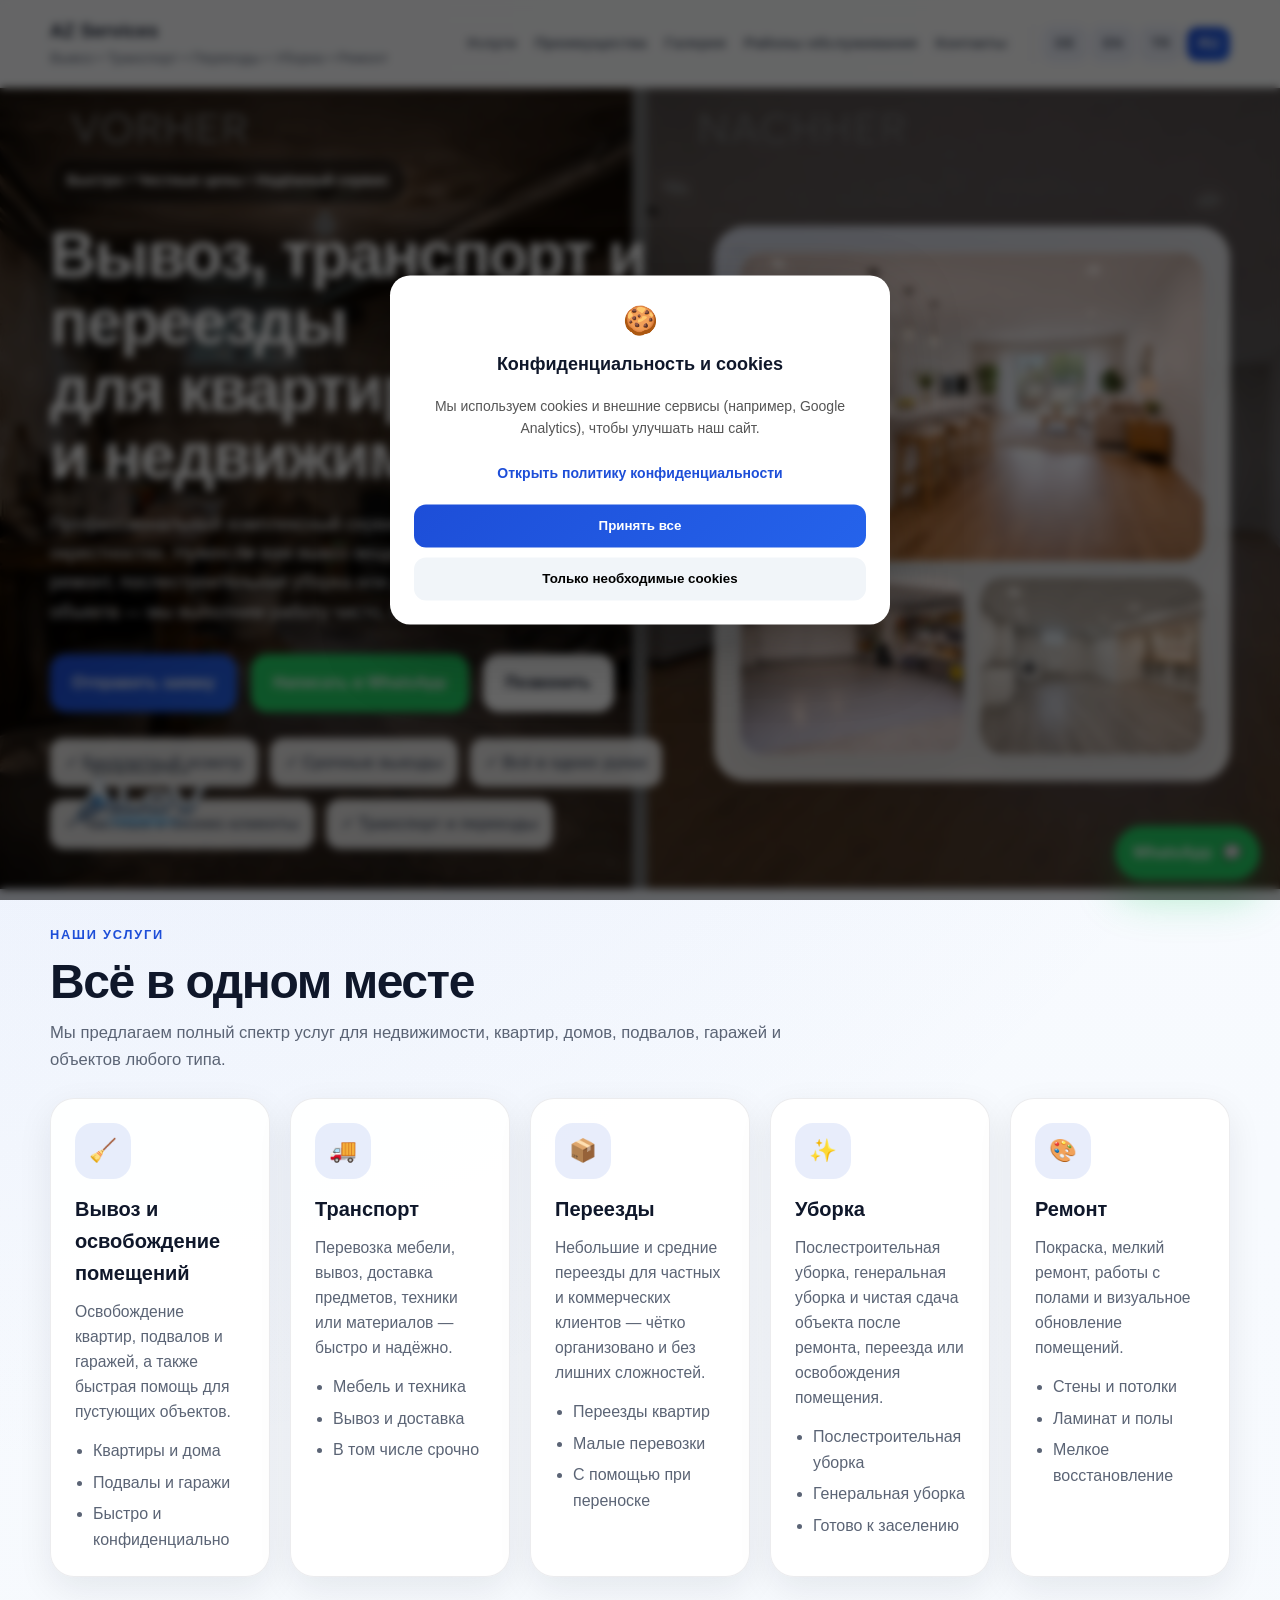
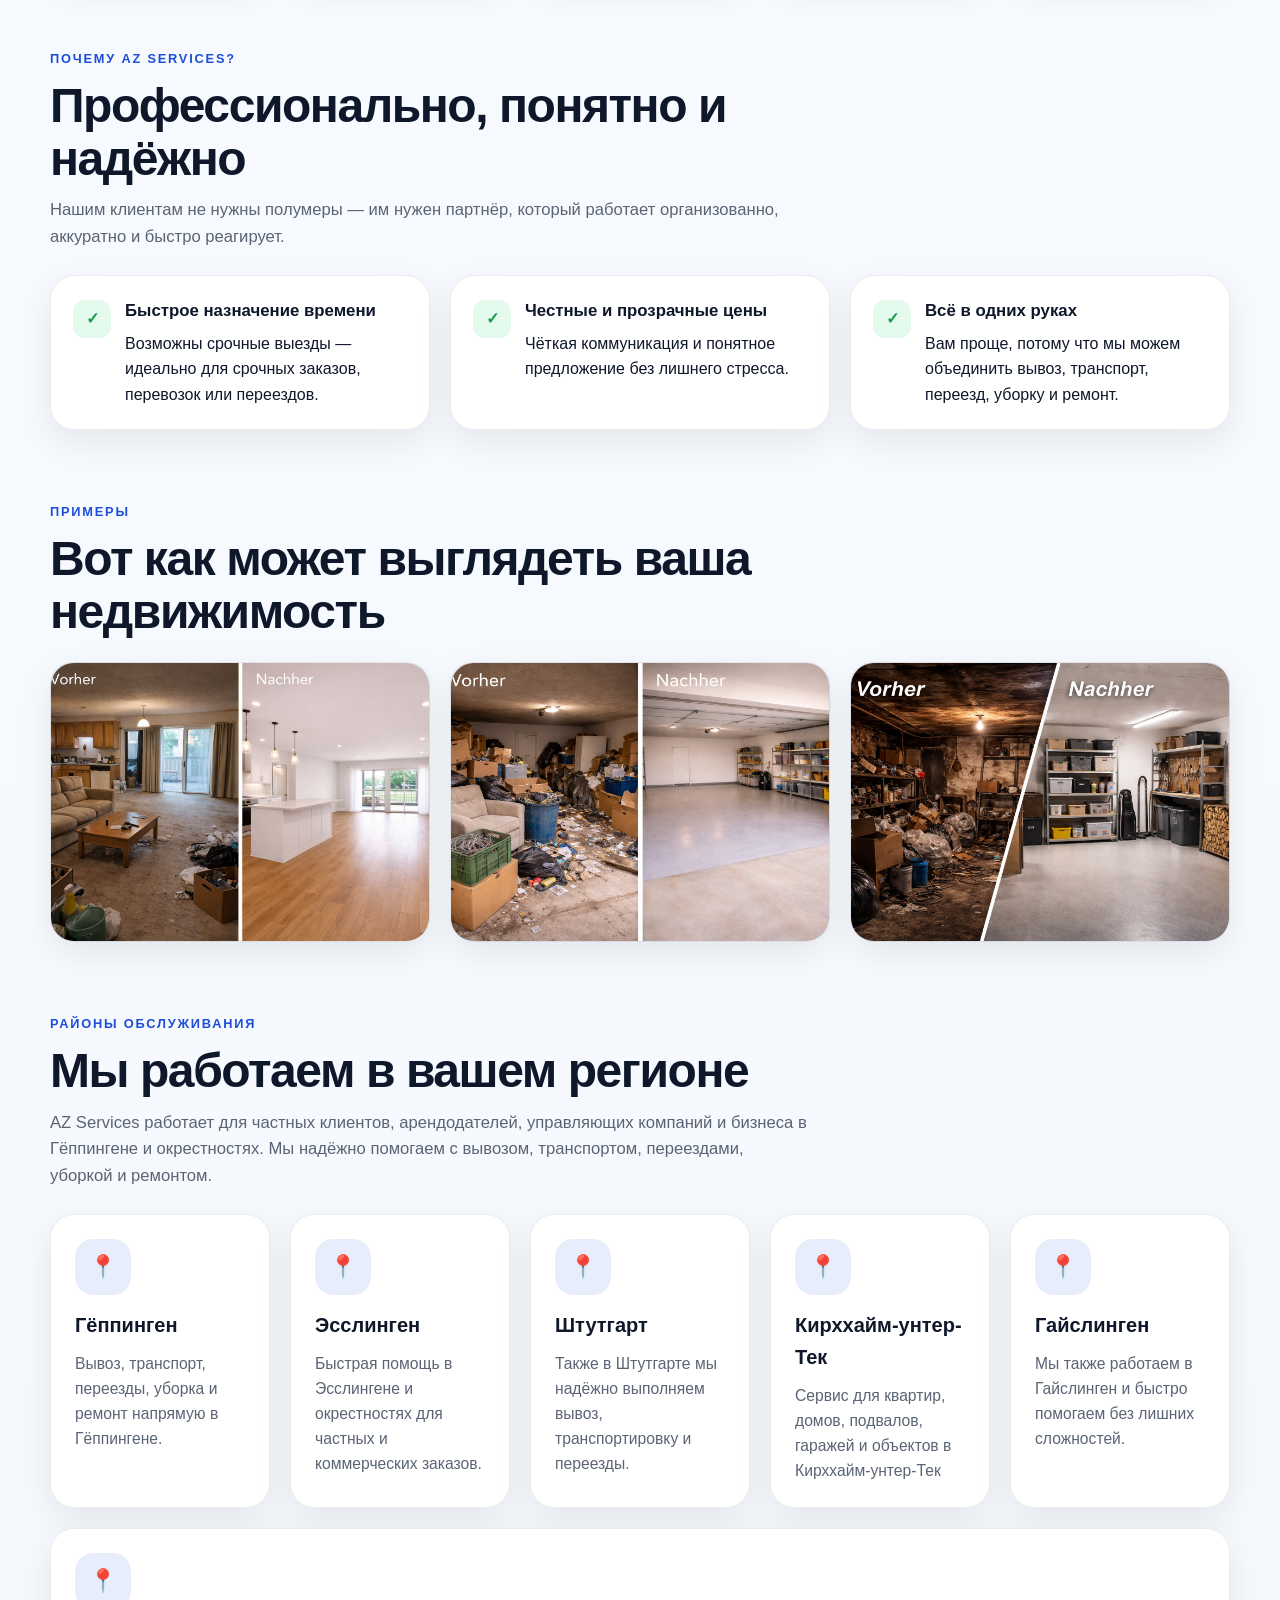
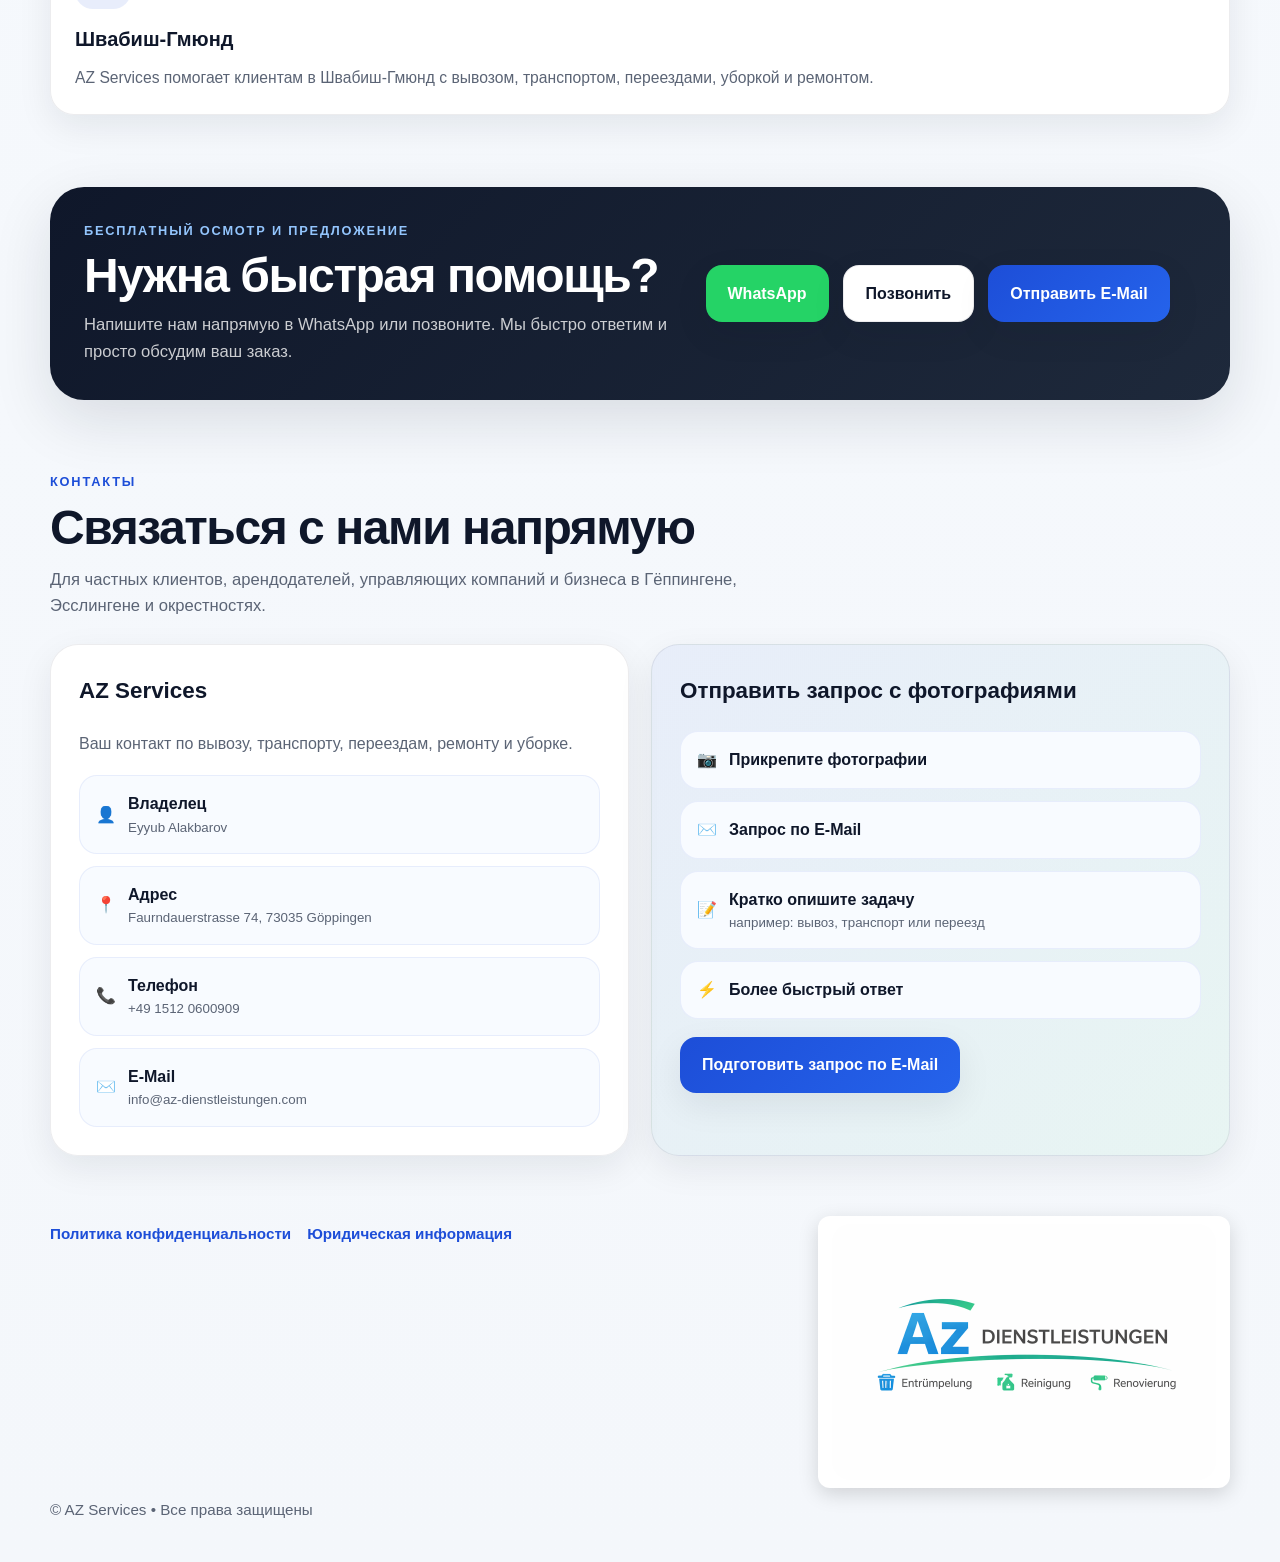
<file: ru.html>
<!DOCTYPE html>
<html lang="ru">
<head>
<link rel="stylesheet" href="style.css">
  <meta charset="UTF-8" />
  <meta name="viewport" content="width=device-width, initial-scale=1.0" />
  <title>AZ Services | Вывоз, транспорт, переезды, уборка и ремонт</title>
  <meta name="description" content="AZ Services – вывоз, транспорт, переезды, уборка, ремонт и услуги по обслуживанию недвижимости в Гёппингене, Эсслингене и окрестностях." />

  <link rel="alternate" hreflang="de" href="index.html" />
  <link rel="alternate" hreflang="en" href="en.html" />
  <link rel="alternate" hreflang="tr" href="tr.html" />
  <link rel="alternate" hreflang="ru" href="ru.html" />
  <link rel="alternate" hreflang="x-default" href="index.html" />

  <script async src="https://www.googletagmanager.com/gtag/js?id=G-NCSZMTTBY2"></script>
  <script>
    window.dataLayer = window.dataLayer || [];
    function gtag(){dataLayer.push(arguments);}

    const cookiesAccepted = localStorage.getItem("cookiesAccepted") === "true";

    if (cookiesAccepted) {
      gtag('js', new Date());
      gtag('config', 'G-NCSZMTTBY2', {
        anonymize_ip: true
      });
    }
  </script>

  <style>
    :root {
      --bg: #f4f7fb;
      --white: #ffffff;
      --dark: #0f172a;
      --muted: #5b6475;
      --line: rgba(15, 23, 42, 0.08);
      --primary: #1d4ed8;
      --primary-dark: #163ea9;
      --accent: #25d366;
      --shadow: 0 20px 60px rgba(15, 23, 42, 0.12);
      --shadow-soft: 0 12px 35px rgba(15, 23, 42, 0.08);
      --radius: 24px;
    }

    * {
      box-sizing: border-box;
    }

    html {
      scroll-behavior: smooth;
    }

    body {
      margin: 0;
      font-family: Arial, Helvetica, sans-serif;
      background:
        radial-gradient(circle at top left, rgba(29, 78, 216, 0.10), transparent 30%),
        linear-gradient(180deg, #f8fbff 0%, var(--bg) 100%);
      color: var(--dark);
      line-height: 1.6;
    }

    a {
      color: inherit;
      text-decoration: none;
    }

    img {
      max-width: 100%;
      display: block;
      border-radius: 20px;
    }

    .container {
      width: min(1180px, calc(100% - 32px));
      margin: 0 auto;
    }

    .topbar {
      position: sticky;
      top: 0;
      z-index: 50;
      backdrop-filter: blur(12px);
      background: rgba(255, 255, 255, 0.88);
      border-bottom: 1px solid rgba(15, 23, 42, 0.06);
    }

    .nav {
      display: flex;
      align-items: center;
      justify-content: space-between;
      gap: 20px;
      padding: 16px 0;
      flex-wrap: wrap;
    }

    .brand {
      display: flex;
      flex-direction: column;
      gap: 2px;
    }

    .brand strong {
      font-size: 1.15rem;
      letter-spacing: 0.3px;
    }

    .brand span {
      color: var(--muted);
      font-size: 0.93rem;
    }

    .nav-links {
      display: flex;
      align-items: center;
      gap: 18px;
      flex-wrap: wrap;
    }

    .nav-links a {
      color: var(--muted);
      font-size: 0.95rem;
      font-weight: 600;
    }

    .nav-links a:hover {
      color: var(--primary);
    }

    .lang-switch {
      display: inline-flex;
      align-items: center;
      gap: 6px;
      margin-left: 8px;
      padding-left: 10px;
      border-left: 1px solid rgba(15, 23, 42, 0.08);
      flex-wrap: wrap;
    }

    .lang-switch a {
      display: inline-flex;
      align-items: center;
      justify-content: center;
      min-width: 40px;
      height: 34px;
      padding: 0 10px;
      border-radius: 10px;
      background: rgba(29, 78, 216, 0.06);
      color: var(--muted);
      font-weight: 700;
      font-size: 0.9rem;
      border: 1px solid rgba(29, 78, 216, 0.10);
      transition: all 0.2s ease;
    }

    .lang-switch a:hover {
      color: var(--primary);
      background: rgba(29, 78, 216, 0.12);
    }

    .lang-switch a.active {
      background: linear-gradient(135deg, var(--primary) 0%, #2563eb 100%);
      color: #ffffff;
      border-color: transparent;
    }

    .hero {
      padding: 70px 0 40px;
      background: url('bilder/saubere-wohnung.jpg') center/cover no-repeat;
      position: relative;
    }

    .hero::before {
      content: "";
      position: absolute;
      inset: 0;
      background: rgba(0, 0, 0, 0.55);
    }

    .hero > .container {
      position: relative;
      z-index: 1;
    }

    .hero-grid {
      display: grid;
      grid-template-columns: 1.1fr 0.9fr;
      gap: 34px;
      align-items: center;
    }

    .badge {
      display: inline-flex;
      align-items: center;
      gap: 10px;
      padding: 10px 16px;
      border-radius: 999px;
      background: rgba(0, 0, 0, 0.5);
      color: #ffffff;
      font-weight: 700;
      font-size: 0.92rem;
      border: 1px solid rgba(255,255,255,0.2);
    }

    h1 {
      font-size: clamp(2.4rem, 5vw, 4.7rem);
      line-height: 1.05;
      margin: 18px 0 18px;
      letter-spacing: -0.03em;
      color: #ffffff;
      text-shadow: 0 4px 20px rgba(0,0,0,0.6);
    }

    .hero p {
      font-size: 1.15rem;
      color: #ffffff;
      max-width: 660px;
      margin: 0 0 28px;
      text-shadow: 0 2px 10px rgba(0,0,0,0.6);
    }

    .cta-row {
      display: flex;
      flex-wrap: wrap;
      gap: 14px;
      margin-bottom: 26px;
    }

    .btn {
      display: inline-flex;
      align-items: center;
      justify-content: center;
      gap: 10px;
      padding: 15px 22px;
      border-radius: 16px;
      font-weight: 700;
      transition: transform 0.2s ease, box-shadow 0.2s ease, background 0.2s ease;
      box-shadow: var(--shadow-soft);
      border: none;
      cursor: pointer;
    }

    .btn:hover {
      transform: translateY(-2px);
    }

    .btn-primary {
      background: linear-gradient(135deg, var(--primary) 0%, #2563eb 100%);
      color: white;
    }

    .btn-primary:hover {
      background: linear-gradient(135deg, var(--primary-dark) 0%, #1d4ed8 100%);
    }

    .btn-secondary {
      background: white;
      color: var(--dark);
      border: 1px solid var(--line);
    }

    .btn-whatsapp {
      background: var(--accent);
      color: white;
    }

    .mini-points {
      display: flex;
      flex-wrap: wrap;
      gap: 12px;
      padding: 0;
      margin: 0;
      list-style: none;
    }

    .mini-points li {
      background: rgba(255, 255, 255, 0.88);
      border: 1px solid var(--line);
      padding: 11px 14px;
      border-radius: 14px;
      color: var(--muted);
      font-weight: 600;
      box-shadow: var(--shadow-soft);
    }

    .hero-card {
      position: relative;
      padding: 24px;
      background: rgba(255, 255, 255, 0.85);
      border: 1px solid rgba(255, 255, 255, 0.7);
      box-shadow: var(--shadow);
      border-radius: 32px;
      overflow: hidden;
    }

    .hero-card::before {
      content: "";
      position: absolute;
      inset: 0;
      background: linear-gradient(160deg, rgba(29, 78, 216, 0.11), transparent 38%);
      pointer-events: none;
    }

    .hero-photo-grid {
      display: grid;
      grid-template-columns: 1fr 1fr;
      gap: 14px;
      position: relative;
      z-index: 1;
    }

    .photo-block {
      min-height: 180px;
      border-radius: 24px;
      overflow: hidden;
      background: linear-gradient(135deg, #dbeafe, #eff6ff);
      border: 1px solid rgba(255, 255, 255, 0.9);
      position: relative;
      box-shadow: var(--shadow-soft);
    }

    .photo-block.large {
      grid-column: span 2;
      min-height: 230px;
    }

    .photo-block img {
      width: 100%;
      height: 100%;
      object-fit: cover;
    }

    section {
      padding: 36px 0;
    }

    .section-head {
      margin-bottom: 24px;
      max-width: 760px;
    }

    .eyebrow {
      color: var(--primary);
      text-transform: uppercase;
      letter-spacing: 0.14em;
      font-size: 0.8rem;
      font-weight: 800;
      margin-bottom: 10px;
    }

    h2 {
      font-size: clamp(2rem, 4vw, 3rem);
      line-height: 1.1;
      margin: 0 0 12px;
      letter-spacing: -0.03em;
    }

    .section-head p {
      margin: 0;
      color: var(--muted);
      font-size: 1.04rem;
    }

    .service-grid,
    .benefit-grid,
    .gallery-grid {
      display: grid;
      gap: 20px;
    }

    .service-grid {
      grid-template-columns: repeat(5, 1fr);
    }

    .benefit-grid {
      grid-template-columns: repeat(3, 1fr);
    }

    .gallery-grid {
      grid-template-columns: repeat(3, 1fr);
    }

    .card {
      background: rgba(255, 255, 255, 0.92);
      border: 1px solid var(--line);
      border-radius: var(--radius);
      padding: 24px;
      box-shadow: var(--shadow-soft);
    }

    .card .icon {
      width: 56px;
      height: 56px;
      border-radius: 18px;
      display: inline-flex;
      align-items: center;
      justify-content: center;
      font-size: 1.4rem;
      background: rgba(29, 78, 216, 0.10);
      color: var(--primary);
      margin-bottom: 14px;
    }

    .card h3 {
      margin: 0 0 10px;
      font-size: 1.25rem;
    }

    .card p {
      margin: 0;
      color: var(--muted);
      font-size: 0.98rem;
    }

    .card ul {
      margin: 14px 0 0;
      padding-left: 18px;
      color: var(--muted);
    }

    .card ul li + li {
      margin-top: 6px;
    }

    .benefit {
      display: flex;
      align-items: flex-start;
      gap: 14px;
      padding: 22px;
    }

    .benefit strong {
      display: block;
      margin-bottom: 6px;
      font-size: 1.05rem;
    }

    .check {
      width: 38px;
      height: 38px;
      border-radius: 12px;
      display: inline-flex;
      align-items: center;
      justify-content: center;
      font-weight: 900;
      background: rgba(37, 211, 102, 0.12);
      color: #179c48;
      flex-shrink: 0;
      margin-top: 2px;
    }

    .gallery-item {
      position: relative;
      overflow: hidden;
      border-radius: 24px;
      min-height: 280px;
      box-shadow: var(--shadow-soft);
      border: 1px solid var(--line);
      background: linear-gradient(135deg, #e2e8f0, #f8fafc);
    }

    .gallery-item img {
      width: 100%;
      height: 100%;
      object-fit: cover;
    }

    .cta-panel {
      background: linear-gradient(135deg, #0f172a 0%, #1e293b 100%);
      color: white;
      border-radius: 34px;
      padding: 34px;
      box-shadow: var(--shadow);
      display: grid;
      grid-template-columns: 1.1fr 0.9fr;
      gap: 22px;
      align-items: center;
    }

    .cta-panel p {
      color: rgba(255,255,255,0.78);
      margin: 10px 0 0;
      font-size: 1.04rem;
    }

    .contact-grid {
      display: grid;
      grid-template-columns: 1fr 1fr;
      gap: 22px;
    }

    .contact-box {
      background: rgba(255,255,255,0.94);
      border: 1px solid var(--line);
      border-radius: 28px;
      padding: 28px;
      box-shadow: var(--shadow-soft);
    }

    .contact-list {
      display: grid;
      gap: 12px;
      margin-top: 18px;
    }

    .contact-item {
      display: flex;
      gap: 12px;
      align-items: center;
      padding: 15px 16px;
      border-radius: 18px;
      background: #f8fbff;
      border: 1px solid rgba(29, 78, 216, 0.08);
      color: var(--dark);
      font-weight: 600;
    }

    .contact-item small {
      display: block;
      color: var(--muted);
      font-weight: 500;
    }

    .footer {
      padding: 24px 0 40px;
      color: var(--muted);
      font-size: 0.95rem;
    }

    .footer-wrap {
      display: flex;
      align-items: flex-start;
      justify-content: space-between;
      gap: 16px;
      flex-wrap: wrap;
    }

    .footer-left {
      display: flex;
      flex-direction: column;
      gap: 8px;
      flex: 1 1 320px;
      min-width: 260px;
    }

    .footer-links {
      display: flex;
      gap: 16px;
      flex-wrap: wrap;
      margin-top: 6px;
    }

    .footer-links a {
      font-weight: 600;
      color: #1d4ed8;
    }

    .footer-logo-box {
      display: flex;
      align-items: center;
      justify-content: center;
      background: #ffffff;
      padding: 8px 14px;
      border-radius: 12px;
      box-shadow: 0 6px 20px rgba(0,0,0,0.15);
      flex: 0 0 auto;
    }

    .footer-logo {
      height: 256px;
      width: auto;
      display: block;
    }

    .footer-bottom {
      width: 100%;
      margin-top: 10px;
      font-size: 0.95rem;
      color: var(--muted);
    }

    .floating-whatsapp {
      position: fixed;
      right: 20px;
      bottom: 20px;
      z-index: 100;
      display: inline-flex;
      align-items: center;
      gap: 10px;
      background: var(--accent);
      color: white;
      padding: 14px 18px;
      border-radius: 999px;
      box-shadow: 0 18px 40px rgba(37, 211, 102, 0.34);
      font-weight: 800;
    }

    .floating-whatsapp:hover {
      transform: translateY(-2px);
    }

    @media (max-width: 1080px) {
      .hero-grid,
      .cta-panel,
      .contact-grid,
      .service-grid,
      .benefit-grid,
      .gallery-grid {
        grid-template-columns: 1fr 1fr;
      }

      .hero-grid {
        grid-template-columns: 1fr;
      }
    }

    @media (max-width: 760px) {
      .nav {
        flex-direction: column;
        align-items: flex-start;
      }

      .nav-links {
        gap: 12px;
      }

      .lang-switch {
        margin-left: 0;
        padding-left: 0;
        border-left: none;
        width: 100%;
      }

      .service-grid,
      .benefit-grid,
      .gallery-grid,
      .cta-panel,
      .contact-grid,
      .hero-photo-grid {
        grid-template-columns: 1fr;
      }

      .photo-block.large {
        grid-column: span 1;
      }

      .hero {
        padding-top: 42px;
      }

      .cta-row {
        flex-direction: column;
      }

      .btn {
        width: 100%;
      }

      .floating-whatsapp span {
        display: none;
      }

      .floating-whatsapp {
        width: 58px;
        height: 58px;
        padding: 0;
        justify-content: center;
      }

      .footer-wrap {
        flex-direction: column;
        align-items: flex-start;
      }
    }
  </style>
</head>
<body>
  <div class="topbar">
    <div class="container nav">
      <div class="brand">
        <strong>AZ Services</strong>
        <span>Вывоз • Транспорт • Переезды • Уборка • Ремонт</span>
      </div>
      <div class="nav-links">
        <a href="#services">Услуги</a>
        <a href="#advantages">Преимущества</a>
        <a href="#gallery">Галерея</a>
        <a href="#areas">Районы обслуживания</a>
        <a href="#contact">Контакты</a>

        <div class="lang-switch">
          <a href="index.html">DE</a>
          <a href="en.html">EN</a>
          <a href="tr.html">TR</a>
          <a href="ru.html" class="active">RU</a>
        </div>
      </div>
    </div>
  </div>

  <header class="hero">
    <div class="container hero-grid">
      <div>
        <div class="badge">Быстро • Честные цены • Надёжный сервис</div>
        <h1>Вывоз, транспорт и переезды<br>для квартир, домов и недвижимости</h1>
        <p>
          Профессиональный комплексный сервис в Гёппингене, Эсслингене и окрестностях.
          Нужен ли вам вывоз вещей, транспортировка, переезд, ремонт, послестроительная уборка
          или дальнейшее обслуживание объекта — мы выполним работу чисто, быстро и надёжно.
        </p>

        <div class="cta-row">
          <a class="btn btn-primary" href="#contact">Отправить заявку</a>
          <a class="btn btn-whatsapp" href="https://wa.me/4915120600909?text=Здравствуйте%20AZ%20Services,%20меня%20интересует%20предложение." target="_blank" rel="noopener noreferrer">Написать в WhatsApp</a>
          <a class="btn btn-secondary" href="tel:+4915120600909">Позвонить</a>
        </div>

        <ul class="mini-points">
          <li>✓ Бесплатный осмотр</li>
          <li>✓ Срочные выезды</li>
          <li>✓ Всё в одних руках</li>
          <li>✓ Частные и бизнес-клиенты</li>
          <li>✓ Транспорт и переезды</li>
        </ul>
      </div>

      <div class="hero-card">
        <div class="hero-photo-grid">
          <div class="photo-block large">
            <img src="bilder/renovierung-1.jpg" alt="Отремонтированная квартира от AZ Services">
          </div>
          <div class="photo-block">
            <img src="bilder/entruempelung-1.jpg" alt="Вывоз вещей из гаража или квартиры">
          </div>
          <div class="photo-block">
            <img src="bilder/reinigung-1.jpg" alt="Уборка после ремонта">
          </div>
        </div>
      </div>
    </div>
  </header>

  <section id="services">
    <div class="container">
      <div class="section-head">
        <div class="eyebrow">Наши услуги</div>
        <h2>Всё в одном месте</h2>
        <p>
          Мы предлагаем полный спектр услуг для недвижимости, квартир, домов,
          подвалов, гаражей и объектов любого типа.
        </p>
      </div>

      <div class="service-grid">
        <div class="card">
          <div class="icon">🧹</div>
          <h3>Вывоз и освобождение помещений</h3>
          <p>Освобождение квартир, подвалов и гаражей, а также быстрая помощь для пустующих объектов.</p>
          <ul>
            <li>Квартиры и дома</li>
            <li>Подвалы и гаражи</li>
            <li>Быстро и конфиденциально</li>
          </ul>
        </div>

        <div class="card">
          <div class="icon">🚚</div>
          <h3>Транспорт</h3>
          <p>Перевозка мебели, вывоз, доставка предметов, техники или материалов — быстро и надёжно.</p>
          <ul>
            <li>Мебель и техника</li>
            <li>Вывоз и доставка</li>
            <li>В том числе срочно</li>
          </ul>
        </div>

        <div class="card">
          <div class="icon">📦</div>
          <h3>Переезды</h3>
          <p>Небольшие и средние переезды для частных и коммерческих клиентов — чётко организовано и без лишних сложностей.</p>
          <ul>
            <li>Переезды квартир</li>
            <li>Малые перевозки</li>
            <li>С помощью при переноске</li>
          </ul>
        </div>

        <div class="card">
          <div class="icon">✨</div>
          <h3>Уборка</h3>
          <p>Послестроительная уборка, генеральная уборка и чистая сдача объекта после ремонта, переезда или освобождения помещения.</p>
          <ul>
            <li>Послестроительная уборка</li>
            <li>Генеральная уборка</li>
            <li>Готово к заселению</li>
          </ul>
        </div>

        <div class="card">
          <div class="icon">🎨</div>
          <h3>Ремонт</h3>
          <p>Покраска, мелкий ремонт, работы с полами и визуальное обновление помещений.</p>
          <ul>
            <li>Стены и потолки</li>
            <li>Ламинат и полы</li>
            <li>Мелкое восстановление</li>
          </ul>
        </div>
      </div>
    </div>
  </section>

  <section id="advantages">
    <div class="container">
      <div class="section-head">
        <div class="eyebrow">Почему AZ Services?</div>
        <h2>Профессионально, понятно и надёжно</h2>
        <p>
          Нашим клиентам не нужны полумеры — им нужен партнёр, который работает организованно,
          аккуратно и быстро реагирует.
        </p>
      </div>

      <div class="benefit-grid">
        <div class="card benefit">
          <div class="check">✓</div>
          <div>
            <strong>Быстрое назначение времени</strong>
            Возможны срочные выезды — идеально для срочных заказов, перевозок или переездов.
          </div>
        </div>
        <div class="card benefit">
          <div class="check">✓</div>
          <div>
            <strong>Честные и прозрачные цены</strong>
            Чёткая коммуникация и понятное предложение без лишнего стресса.
          </div>
        </div>
        <div class="card benefit">
          <div class="check">✓</div>
          <div>
            <strong>Всё в одних руках</strong>
            Вам проще, потому что мы можем объединить вывоз, транспорт, переезд, уборку и ремонт.
          </div>
        </div>
      </div>
    </div>
  </section>

  <section id="gallery">
    <div class="container">
      <div class="section-head">
        <div class="eyebrow">Примеры</div>
        <h2>Вот как может выглядеть ваша недвижимость</h2>
      </div>

      <div class="gallery-grid">
        <div class="gallery-item">
          <img src="bilder/vorher-nachher-wohnung.jpg" alt="Квартира до и после ремонта">
        </div>
        <div class="gallery-item">
          <img src="bilder/garage-vorher-nachher.jpg" alt="Гараж до и после">
        </div>
        <div class="gallery-item">
          <img src="bilder/keller-vorher-nachher.jpg" alt="Подвал до и после">
        </div>
      </div>
    </div>
  </section>

  <section id="areas">
    <div class="container">
      <div class="section-head">
        <div class="eyebrow">Районы обслуживания</div>
        <h2>Мы работаем в вашем регионе</h2>
        <p>
          AZ Services работает для частных клиентов, арендодателей, управляющих компаний и бизнеса
          в Гёппингене и окрестностях. Мы надёжно помогаем с вывозом, транспортом, переездами,
          уборкой и ремонтом.
        </p>
      </div>

      <div class="service-grid">
        <div class="card">
          <div class="icon">📍</div>
          <h3>Гёппинген</h3>
          <p>Вывоз, транспорт, переезды, уборка и ремонт напрямую в Гёппингене.</p>
        </div>

        <div class="card">
          <div class="icon">📍</div>
          <h3>Эсслинген</h3>
          <p>Быстрая помощь в Эсслингене и окрестностях для частных и коммерческих заказов.</p>
        </div>

        <div class="card">
          <div class="icon">📍</div>
          <h3>Штутгарт</h3>
          <p>Также в Штутгарте мы надёжно выполняем вывоз, транспортировку и переезды.</p>
        </div>

        <div class="card">
          <div class="icon">📍</div>
          <h3> Кирххайм-унтер-Тек </h3>
          <p>Сервис для квартир, домов, подвалов, гаражей и объектов в Кирххайм-унтер-Тек </p>
        </div>

        <div class="card">
          <div class="icon">📍</div>
          <h3>Гайслинген </h3>
          <p>Мы также работаем в Гайслинген  и быстро помогаем без лишних сложностей.</p>
        </div>
      </div>

      <div class="service-grid" style="margin-top:20px; grid-template-columns: repeat(1, 1fr);">
        <div class="card">
          <div class="icon">📍</div>
          <h3>Швабиш-Гмюнд </h3>
          <p>AZ Services помогает клиентам в Швабиш-Гмюнд  с вывозом, транспортом, переездами, уборкой и ремонтом.</p>
        </div>
      </div>
    </div>
  </section>

  <section>
    <div class="container">
      <div class="cta-panel">
        <div>
          <div class="eyebrow" style="color:#93c5fd; margin-bottom: 8px;">Бесплатный осмотр и предложение</div>
          <h2 style="margin-bottom:0;">Нужна быстрая помощь?</h2>
          <p>
            Напишите нам напрямую в WhatsApp или позвоните. Мы быстро ответим
            и просто обсудим ваш заказ.
          </p>
        </div>
        <div class="cta-row" style="margin-bottom:0; justify-content:flex-start;">
          <a class="btn btn-whatsapp" href="https://wa.me/4915120600909?text=Здравствуйте%20AZ%20Services,%20я%20хочу%20получить%20бесплатный%20осмотр%20или%20предложение." target="_blank" rel="noopener noreferrer">WhatsApp</a>
          <a class="btn btn-secondary" href="tel:+4915120600909">Позвонить</a>
          <a class="btn btn-primary" href="mailto:info@az-dienstleistungen.com">Отправить E-Mail</a>
        </div>
      </div>
    </div>
  </section>

  <section id="contact">
    <div class="container">
      <div class="section-head">
        <div class="eyebrow">Контакты</div>
        <h2>Связаться с нами напрямую</h2>
        <p>
          Для частных клиентов, арендодателей, управляющих компаний и бизнеса в Гёппингене,
          Эсслингене и окрестностях.
        </p>
      </div>

      <div class="contact-grid">
        <div class="contact-box">
          <h3 style="margin-top:0; font-size:1.4rem;">AZ Services</h3>
          <p style="margin: 0; color: var(--muted);">
            Ваш контакт по вывозу, транспорту, переездам, ремонту и уборке.
          </p>

          <div class="contact-list">
            <div class="contact-item">
              <div>👤</div>
              <div>
                Владелец
                <small>Eyyub Alakbarov</small>
              </div>
            </div>

            <div class="contact-item">
              <div>📍</div>
              <div>
                Адрес
                <small>Faurndauerstrasse 74, 73035 Göppingen</small>
              </div>
            </div>

            <div class="contact-item">
              <div>📞</div>
              <div>
                Телефон
                <small>+49 1512 0600909</small>
              </div>
            </div>

            <div class="contact-item">
              <div>✉️</div>
              <div>
                E-Mail
                <small>info@az-dienstleistungen.com</small>
              </div>
            </div>
          </div>
        </div>

        <div class="contact-box" style="background: linear-gradient(135deg, rgba(29,78,216,0.06), rgba(37,211,102,0.06));">
          <h3 style="margin-top:0; font-size:1.4rem;">Отправить запрос с фотографиями</h3>
          <div class="contact-list">
            <div class="contact-item"><div>📷</div><div>Прикрепите фотографии<small></small></div></div>
            <div class="contact-item"><div>✉️</div><div>Запрос по E-Mail<small></small></div></div>
            <div class="contact-item"><div>📝</div><div>Кратко опишите задачу<small>например: вывоз, транспорт или переезд</small></div></div>
            <div class="contact-item"><div>⚡</div><div>Более быстрый ответ<small></small></div></div>
          </div>
          <div class="cta-row" style="margin-top:18px; margin-bottom:0;">
            <a class="btn btn-primary" href="mailto:info@az-dienstleistungen.com?subject=Запрос%20с%20фотографиями%20в%20AZ%20Services&body=Здравствуйте%20AZ%20Services,%0D%0A%0D%0Aя%20хочу%20отправить%20запрос.%20Я%20прикреплю%20фотографии%20объекта.%0D%0A%0D%0AИмя:%0D%0AТелефон:%0D%0AМесто:%0D%0AЧто%20нужно%20сделать%20(вывоз,%20транспорт,%20переезд,%20уборка%20или%20ремонт):%0D%0A">Подготовить запрос по E-Mail</a>
          </div>
        </div>
      </div>
    </div>
  </section>

  <div class="container footer">
    <div class="footer-wrap">
      <div class="footer-left">
        <div class="footer-links">
          <a href="privacy-ru.html">Политика конфиденциальности</a>
          <a href="impressum-ru.html">Юридическая информация</a>
        </div>
      </div>

      <div class="footer-logo-box">
        <img class="footer-logo" src="bilder/logo.png" alt="Логотип AZ Services">
      </div>
    </div>

    <div class="footer-bottom">© AZ Services • Все права защищены</div>
  </div>

  <a class="floating-whatsapp" href="https://wa.me/4915120600909?text=Здравствуйте%20AZ%20Services,%20я%20видел%20ваш%20сайт%20и%20хочу%20получить%20больше%20информации." target="_blank" rel="noopener noreferrer" aria-label="WhatsApp контакт">
    <span>WhatsApp</span>
    <strong>💬</strong>
  </a>

  <div id="cookie-overlay" style="
    position: fixed;
    inset: 0;
    background: rgba(0,0,0,0.6);
    backdrop-filter: blur(4px);
    z-index: 9998;
    opacity: 0;
    pointer-events: none;
    transition: opacity 0.35s ease;
  "></div>

  <div id="cookie-banner" style="
    position: fixed;
    top: 50%;
    left: 50%;
    transform: translate(-50%, -50%) scale(0.92);
    width: min(500px, calc(100% - 30px));
    z-index: 9999;
    opacity: 0;
    pointer-events: none;
    transition: opacity 0.35s ease, transform 0.35s ease;
  ">
    <div style="
      background: #ffffff;
      border-radius: 20px;
      padding: 24px;
      box-shadow: 0 25px 70px rgba(0,0,0,0.25);
    ">
      <div style="text-align:center; margin-bottom:16px;">
        <div style="font-size:28px;">🍪</div>
        <div style="font-size:18px; font-weight:800; margin-top:6px;">
          Конфиденциальность и cookies
        </div>
      </div>

      <div style="font-size:14px; color:#555; text-align:center; margin-bottom:20px;">
        Мы используем cookies и внешние сервисы
        (например, Google Analytics), чтобы улучшать наш сайт.
        <br><br>
        <a href="privacy-ru.html" style="color:#1d4ed8; font-weight:600;">
          Открыть политику конфиденциальности
        </a>
      </div>

      <div style="display:flex; flex-direction:column; gap:10px;">
        <button onclick="acceptCookies()" style="
          background: linear-gradient(135deg, #1d4ed8, #2563eb);
          color:white;
          border:none;
          padding:14px;
          border-radius:12px;
          font-weight:800;
          cursor:pointer;
        ">
          Принять все
        </button>

        <button onclick="declineCookies()" style="
          background:#f1f5f9;
          border:none;
          padding:14px;
          border-radius:12px;
          font-weight:800;
          cursor:pointer;
        ">
          Только необходимые cookies
        </button>
      </div>
    </div>
  </div>

  <script>
    function showBanner() {
      const banner = document.getElementById("cookie-banner");
      const overlay = document.getElementById("cookie-overlay");

      overlay.style.pointerEvents = "auto";
      banner.style.pointerEvents = "auto";

      requestAnimationFrame(() => {
        overlay.style.opacity = "1";
        banner.style.opacity = "1";
        banner.style.transform = "translate(-50%, -50%) scale(1)";
      });
    }

    function hideBanner() {
      const banner = document.getElementById("cookie-banner");
      const overlay = document.getElementById("cookie-overlay");

      overlay.style.opacity = "0";
      banner.style.opacity = "0";
      banner.style.transform = "translate(-50%, -50%) scale(0.92)";
      overlay.style.pointerEvents = "none";
      banner.style.pointerEvents = "none";
    }

    function acceptCookies() {
      localStorage.setItem("cookiesAccepted", "true");
      hideBanner();
      setTimeout(() => location.reload(), 250);
    }

    function declineCookies() {
      localStorage.setItem("cookiesAccepted", "false");
      hideBanner();
    }

    window.addEventListener("load", function () {
      if (!localStorage.getItem("cookiesAccepted")) {
        showBanner();
      }
    });
  </script>
<div class="logo-animated-ultra">
  <div class="logo-shine"></div>
  <img src="bilder/alov-logo.png" alt="Webmaster AloV">
</div>
</body>
</html>
</file>
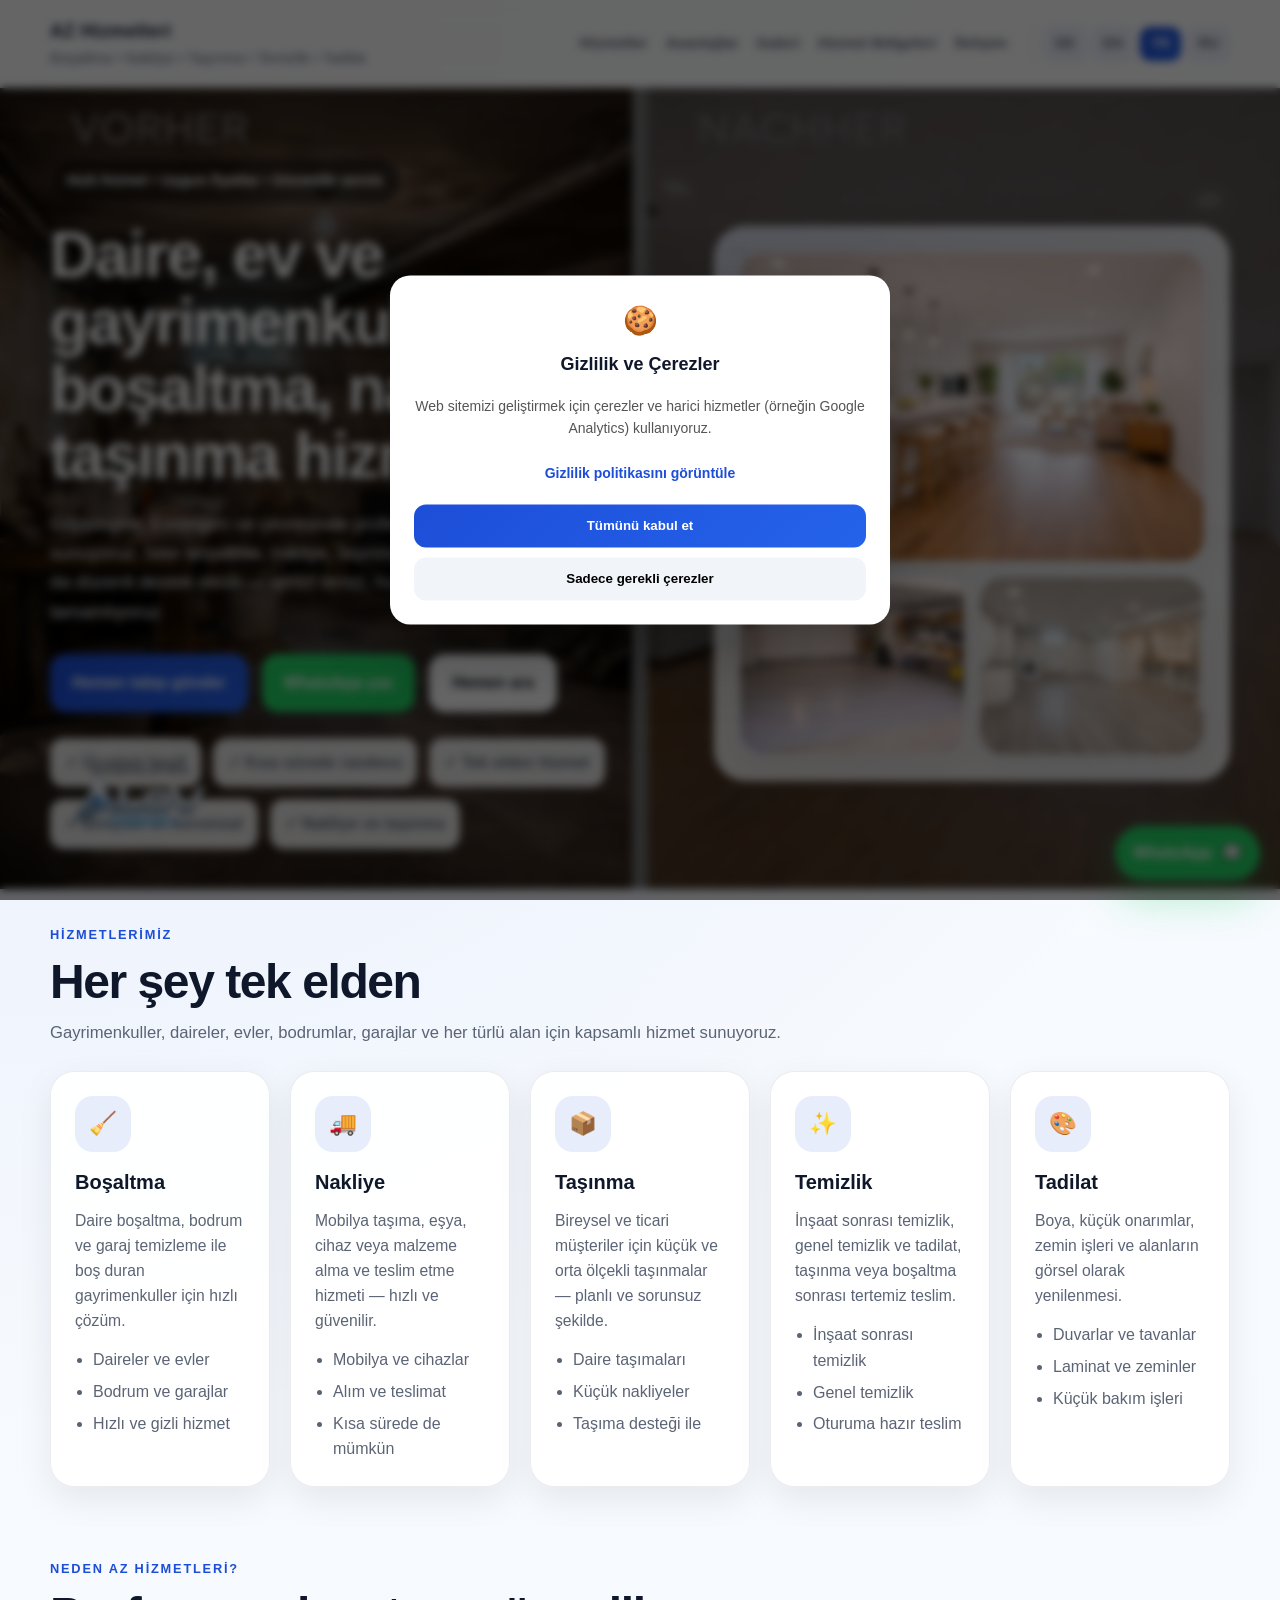
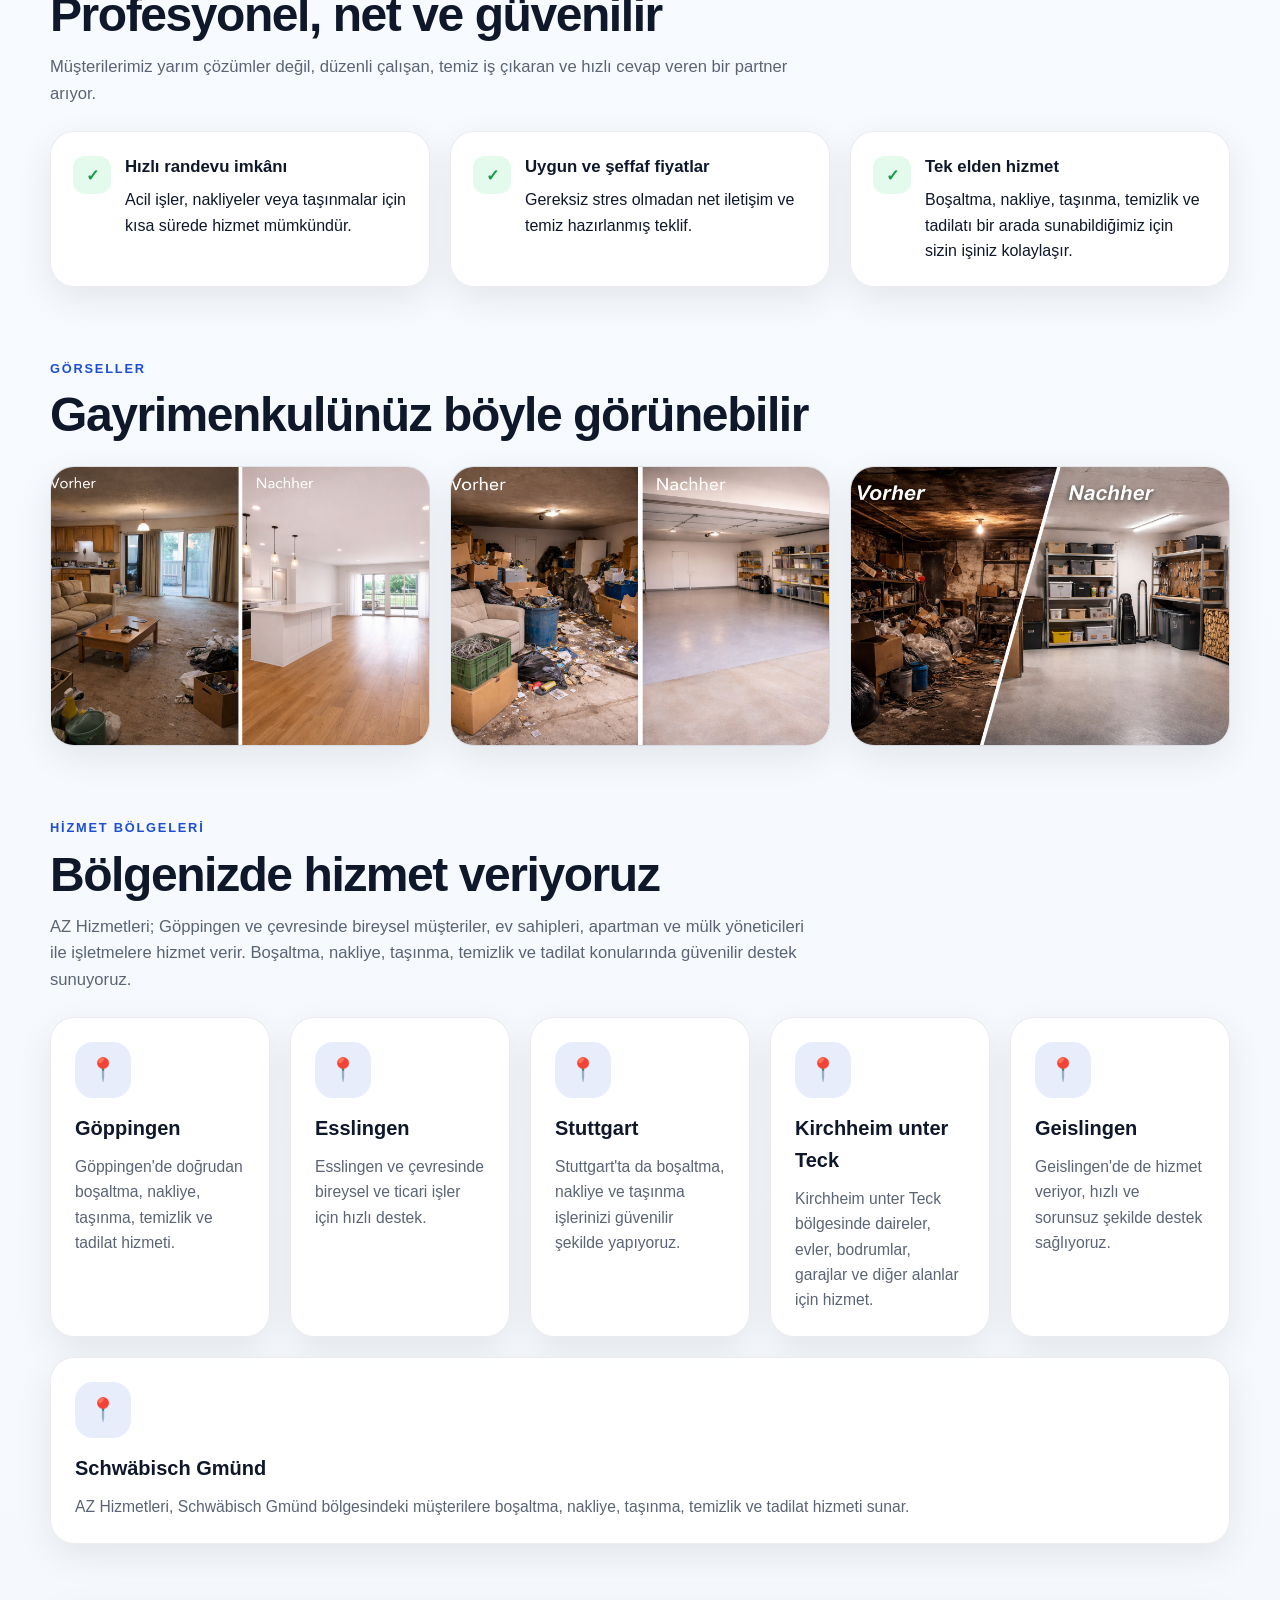
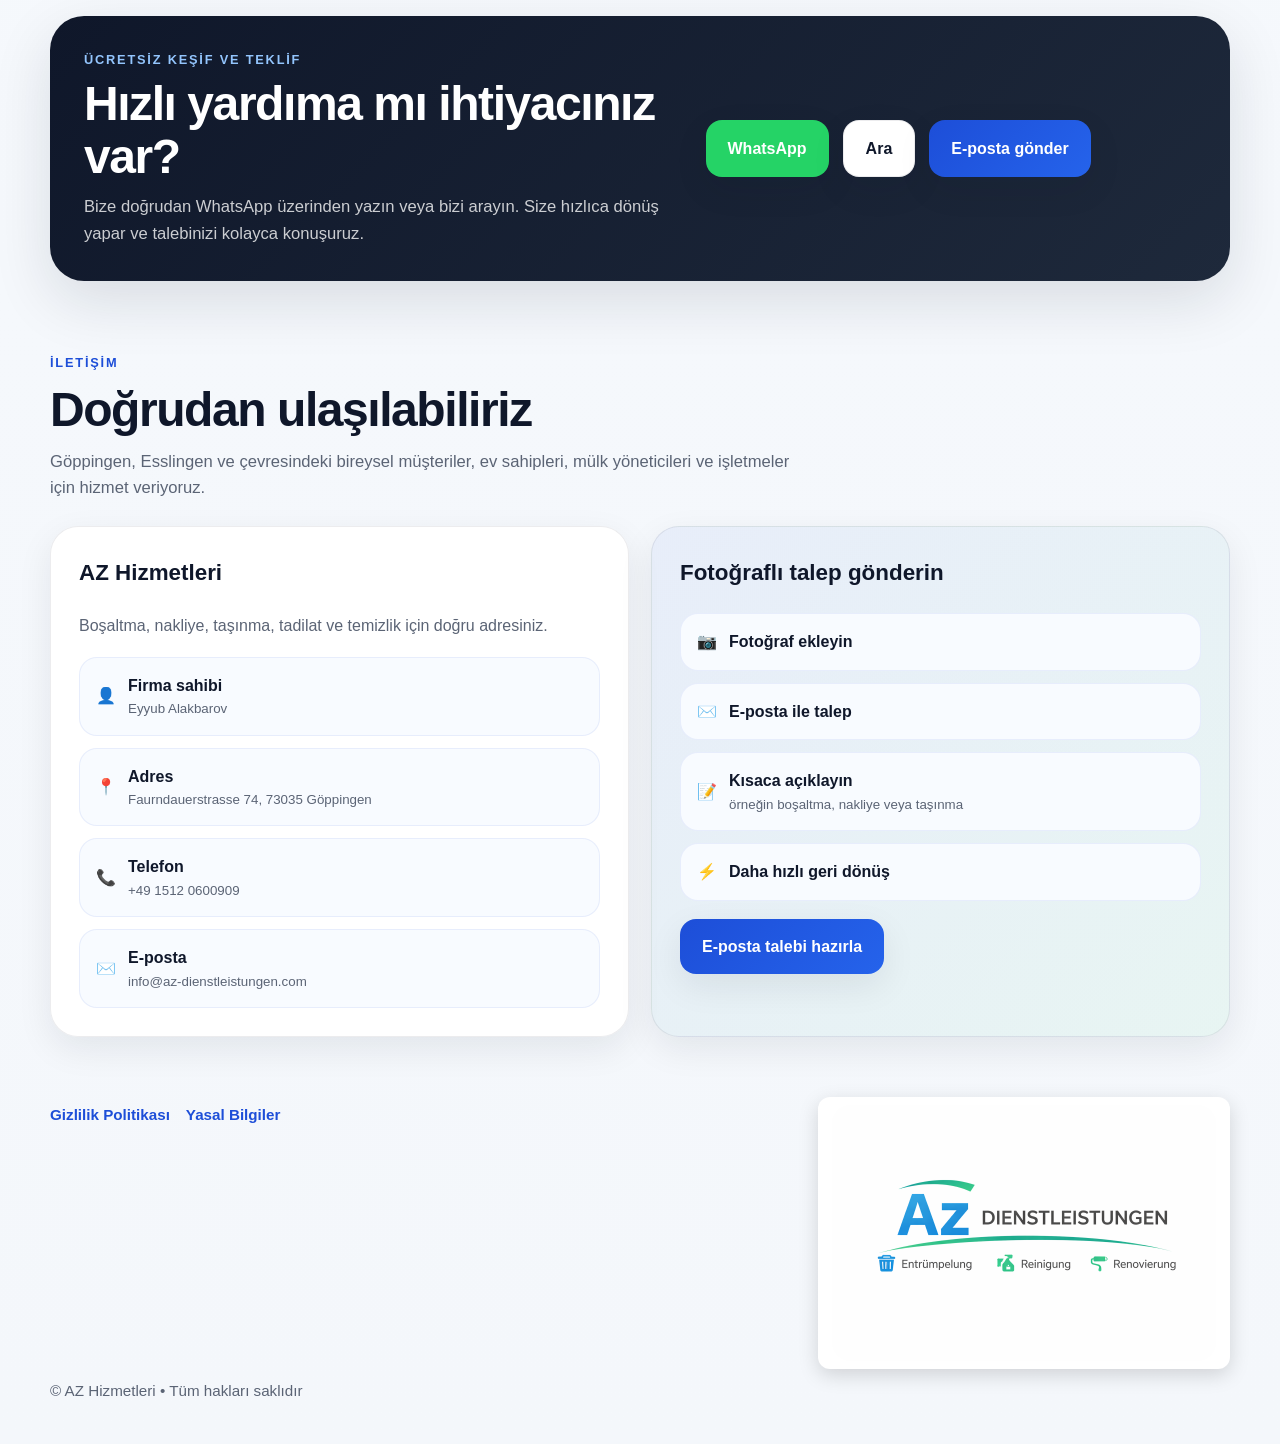
<file: tr.html>
<!DOCTYPE html>
<html lang="tr">
<head>
<link rel="stylesheet" href="style.css">
  <meta charset="UTF-8" />
  <meta name="viewport" content="width=device-width, initial-scale=1.0" />
  <title>AZ Hizmetleri | Boşaltma, Nakliye, Taşınma, Temizlik ve Tadilat</title>
  <meta name="description" content="AZ Hizmetleri – Göppingen, Esslingen ve çevresinde boşaltma, nakliye, taşınma, temizlik, tadilat ve gayrimenkul hizmetleri." />

  <link rel="alternate" hreflang="de" href="index.html" />
  <link rel="alternate" hreflang="en" href="en.html" />
  <link rel="alternate" hreflang="tr" href="tr.html" />
  <link rel="alternate" hreflang="ru" href="ru.html" />
  <link rel="alternate" hreflang="x-default" href="index.html" />

  <script async src="https://www.googletagmanager.com/gtag/js?id=G-NCSZMTTBY2"></script>
  <script>
    window.dataLayer = window.dataLayer || [];
    function gtag(){dataLayer.push(arguments);}

    const cookiesAccepted = localStorage.getItem("cookiesAccepted") === "true";

    if (cookiesAccepted) {
      gtag('js', new Date());
      gtag('config', 'G-NCSZMTTBY2', {
        anonymize_ip: true
      });
    }
  </script>

  <style>
    :root {
      --bg: #f4f7fb;
      --white: #ffffff;
      --dark: #0f172a;
      --muted: #5b6475;
      --line: rgba(15, 23, 42, 0.08);
      --primary: #1d4ed8;
      --primary-dark: #163ea9;
      --accent: #25d366;
      --shadow: 0 20px 60px rgba(15, 23, 42, 0.12);
      --shadow-soft: 0 12px 35px rgba(15, 23, 42, 0.08);
      --radius: 24px;
    }

    * {
      box-sizing: border-box;
    }

    html {
      scroll-behavior: smooth;
    }

    body {
      margin: 0;
      font-family: Arial, Helvetica, sans-serif;
      background:
        radial-gradient(circle at top left, rgba(29, 78, 216, 0.10), transparent 30%),
        linear-gradient(180deg, #f8fbff 0%, var(--bg) 100%);
      color: var(--dark);
      line-height: 1.6;
    }

    a {
      color: inherit;
      text-decoration: none;
    }

    img {
      max-width: 100%;
      display: block;
      border-radius: 20px;
    }

    .container {
      width: min(1180px, calc(100% - 32px));
      margin: 0 auto;
    }

    .topbar {
      position: sticky;
      top: 0;
      z-index: 50;
      backdrop-filter: blur(12px);
      background: rgba(255, 255, 255, 0.88);
      border-bottom: 1px solid rgba(15, 23, 42, 0.06);
    }

    .nav {
      display: flex;
      align-items: center;
      justify-content: space-between;
      gap: 20px;
      padding: 16px 0;
      flex-wrap: wrap;
    }

    .brand {
      display: flex;
      flex-direction: column;
      gap: 2px;
    }

    .brand strong {
      font-size: 1.15rem;
      letter-spacing: 0.3px;
    }

    .brand span {
      color: var(--muted);
      font-size: 0.93rem;
    }

    .nav-links {
      display: flex;
      align-items: center;
      gap: 18px;
      flex-wrap: wrap;
    }

    .nav-links a {
      color: var(--muted);
      font-size: 0.95rem;
      font-weight: 600;
    }

    .nav-links a:hover {
      color: var(--primary);
    }

    .lang-switch {
      display: inline-flex;
      align-items: center;
      gap: 6px;
      margin-left: 8px;
      padding-left: 10px;
      border-left: 1px solid rgba(15, 23, 42, 0.08);
      flex-wrap: wrap;
    }

    .lang-switch a {
      display: inline-flex;
      align-items: center;
      justify-content: center;
      min-width: 40px;
      height: 34px;
      padding: 0 10px;
      border-radius: 10px;
      background: rgba(29, 78, 216, 0.06);
      color: var(--muted);
      font-weight: 700;
      font-size: 0.9rem;
      border: 1px solid rgba(29, 78, 216, 0.10);
      transition: all 0.2s ease;
    }

    .lang-switch a:hover {
      color: var(--primary);
      background: rgba(29, 78, 216, 0.12);
    }

    .lang-switch a.active {
      background: linear-gradient(135deg, var(--primary) 0%, #2563eb 100%);
      color: #ffffff;
      border-color: transparent;
    }

    .hero {
      padding: 70px 0 40px;
      background: url('bilder/saubere-wohnung.jpg') center/cover no-repeat;
      position: relative;
    }

    .hero::before {
      content: "";
      position: absolute;
      inset: 0;
      background: rgba(0, 0, 0, 0.55);
    }

    .hero > .container {
      position: relative;
      z-index: 1;
    }

    .hero-grid {
      display: grid;
      grid-template-columns: 1.1fr 0.9fr;
      gap: 34px;
      align-items: center;
    }

    .badge {
      display: inline-flex;
      align-items: center;
      gap: 10px;
      padding: 10px 16px;
      border-radius: 999px;
      background: rgba(0, 0, 0, 0.5);
      color: #ffffff;
      font-weight: 700;
      font-size: 0.92rem;
      border: 1px solid rgba(255,255,255,0.2);
    }

    h1 {
      font-size: clamp(2.4rem, 5vw, 4.7rem);
      line-height: 1.05;
      margin: 18px 0 18px;
      letter-spacing: -0.03em;
      color: #ffffff;
      text-shadow: 0 4px 20px rgba(0,0,0,0.6);
    }

    .hero p {
      font-size: 1.15rem;
      color: #ffffff;
      max-width: 660px;
      margin: 0 0 28px;
      text-shadow: 0 2px 10px rgba(0,0,0,0.6);
    }

    .cta-row {
      display: flex;
      flex-wrap: wrap;
      gap: 14px;
      margin-bottom: 26px;
    }

    .btn {
      display: inline-flex;
      align-items: center;
      justify-content: center;
      gap: 10px;
      padding: 15px 22px;
      border-radius: 16px;
      font-weight: 700;
      transition: transform 0.2s ease, box-shadow 0.2s ease, background 0.2s ease;
      box-shadow: var(--shadow-soft);
      border: none;
      cursor: pointer;
    }

    .btn:hover {
      transform: translateY(-2px);
    }

    .btn-primary {
      background: linear-gradient(135deg, var(--primary) 0%, #2563eb 100%);
      color: white;
    }

    .btn-primary:hover {
      background: linear-gradient(135deg, var(--primary-dark) 0%, #1d4ed8 100%);
    }

    .btn-secondary {
      background: white;
      color: var(--dark);
      border: 1px solid var(--line);
    }

    .btn-whatsapp {
      background: var(--accent);
      color: white;
    }

    .mini-points {
      display: flex;
      flex-wrap: wrap;
      gap: 12px;
      padding: 0;
      margin: 0;
      list-style: none;
    }

    .mini-points li {
      background: rgba(255, 255, 255, 0.88);
      border: 1px solid var(--line);
      padding: 11px 14px;
      border-radius: 14px;
      color: var(--muted);
      font-weight: 600;
      box-shadow: var(--shadow-soft);
    }

    .hero-card {
      position: relative;
      padding: 24px;
      background: rgba(255, 255, 255, 0.85);
      border: 1px solid rgba(255, 255, 255, 0.7);
      box-shadow: var(--shadow);
      border-radius: 32px;
      overflow: hidden;
    }

    .hero-card::before {
      content: "";
      position: absolute;
      inset: 0;
      background: linear-gradient(160deg, rgba(29, 78, 216, 0.11), transparent 38%);
      pointer-events: none;
    }

    .hero-photo-grid {
      display: grid;
      grid-template-columns: 1fr 1fr;
      gap: 14px;
      position: relative;
      z-index: 1;
    }

    .photo-block {
      min-height: 180px;
      border-radius: 24px;
      overflow: hidden;
      background: linear-gradient(135deg, #dbeafe, #eff6ff);
      border: 1px solid rgba(255, 255, 255, 0.9);
      position: relative;
      box-shadow: var(--shadow-soft);
    }

    .photo-block.large {
      grid-column: span 2;
      min-height: 230px;
    }

    .photo-block img {
      width: 100%;
      height: 100%;
      object-fit: cover;
    }

    section {
      padding: 36px 0;
    }

    .section-head {
      margin-bottom: 24px;
      max-width: 760px;
    }

    .eyebrow {
      color: var(--primary);
      text-transform: uppercase;
      letter-spacing: 0.14em;
      font-size: 0.8rem;
      font-weight: 800;
      margin-bottom: 10px;
    }

    h2 {
      font-size: clamp(2rem, 4vw, 3rem);
      line-height: 1.1;
      margin: 0 0 12px;
      letter-spacing: -0.03em;
    }

    .section-head p {
      margin: 0;
      color: var(--muted);
      font-size: 1.04rem;
    }

    .service-grid,
    .benefit-grid,
    .gallery-grid {
      display: grid;
      gap: 20px;
    }

    .service-grid {
      grid-template-columns: repeat(5, 1fr);
    }

    .benefit-grid {
      grid-template-columns: repeat(3, 1fr);
    }

    .gallery-grid {
      grid-template-columns: repeat(3, 1fr);
    }

    .card {
      background: rgba(255, 255, 255, 0.92);
      border: 1px solid var(--line);
      border-radius: var(--radius);
      padding: 24px;
      box-shadow: var(--shadow-soft);
    }

    .card .icon {
      width: 56px;
      height: 56px;
      border-radius: 18px;
      display: inline-flex;
      align-items: center;
      justify-content: center;
      font-size: 1.4rem;
      background: rgba(29, 78, 216, 0.10);
      color: var(--primary);
      margin-bottom: 14px;
    }

    .card h3 {
      margin: 0 0 10px;
      font-size: 1.25rem;
    }

    .card p {
      margin: 0;
      color: var(--muted);
      font-size: 0.98rem;
    }

    .card ul {
      margin: 14px 0 0;
      padding-left: 18px;
      color: var(--muted);
    }

    .card ul li + li {
      margin-top: 6px;
    }

    .benefit {
      display: flex;
      align-items: flex-start;
      gap: 14px;
      padding: 22px;
    }

    .benefit strong {
      display: block;
      margin-bottom: 6px;
      font-size: 1.05rem;
    }

    .check {
      width: 38px;
      height: 38px;
      border-radius: 12px;
      display: inline-flex;
      align-items: center;
      justify-content: center;
      font-weight: 900;
      background: rgba(37, 211, 102, 0.12);
      color: #179c48;
      flex-shrink: 0;
      margin-top: 2px;
    }

    .gallery-item {
      position: relative;
      overflow: hidden;
      border-radius: 24px;
      min-height: 280px;
      box-shadow: var(--shadow-soft);
      border: 1px solid var(--line);
      background: linear-gradient(135deg, #e2e8f0, #f8fafc);
    }

    .gallery-item img {
      width: 100%;
      height: 100%;
      object-fit: cover;
    }

    .cta-panel {
      background: linear-gradient(135deg, #0f172a 0%, #1e293b 100%);
      color: white;
      border-radius: 34px;
      padding: 34px;
      box-shadow: var(--shadow);
      display: grid;
      grid-template-columns: 1.1fr 0.9fr;
      gap: 22px;
      align-items: center;
    }

    .cta-panel p {
      color: rgba(255,255,255,0.78);
      margin: 10px 0 0;
      font-size: 1.04rem;
    }

    .contact-grid {
      display: grid;
      grid-template-columns: 1fr 1fr;
      gap: 22px;
    }

    .contact-box {
      background: rgba(255,255,255,0.94);
      border: 1px solid var(--line);
      border-radius: 28px;
      padding: 28px;
      box-shadow: var(--shadow-soft);
    }

    .contact-list {
      display: grid;
      gap: 12px;
      margin-top: 18px;
    }

    .contact-item {
      display: flex;
      gap: 12px;
      align-items: center;
      padding: 15px 16px;
      border-radius: 18px;
      background: #f8fbff;
      border: 1px solid rgba(29, 78, 216, 0.08);
      color: var(--dark);
      font-weight: 600;
    }

    .contact-item small {
      display: block;
      color: var(--muted);
      font-weight: 500;
    }

    .footer {
      padding: 24px 0 40px;
      color: var(--muted);
      font-size: 0.95rem;
    }

    .footer-wrap {
      display: flex;
      align-items: flex-start;
      justify-content: space-between;
      gap: 16px;
      flex-wrap: wrap;
    }

    .footer-left {
      display: flex;
      flex-direction: column;
      gap: 8px;
      flex: 1 1 320px;
      min-width: 260px;
    }

    .footer-links {
      display: flex;
      gap: 16px;
      flex-wrap: wrap;
      margin-top: 6px;
    }

    .footer-links a {
      font-weight: 600;
      color: #1d4ed8;
    }

    .footer-logo-box {
      display: flex;
      align-items: center;
      justify-content: center;
      background: #ffffff;
      padding: 8px 14px;
      border-radius: 12px;
      box-shadow: 0 6px 20px rgba(0,0,0,0.15);
      flex: 0 0 auto;
    }

    .footer-logo {
      height: 256px;
      width: auto;
      display: block;
    }

    .footer-bottom {
      width: 100%;
      margin-top: 10px;
      font-size: 0.95rem;
      color: var(--muted);
    }

    .floating-whatsapp {
      position: fixed;
      right: 20px;
      bottom: 20px;
      z-index: 100;
      display: inline-flex;
      align-items: center;
      gap: 10px;
      background: var(--accent);
      color: white;
      padding: 14px 18px;
      border-radius: 999px;
      box-shadow: 0 18px 40px rgba(37, 211, 102, 0.34);
      font-weight: 800;
    }

    .floating-whatsapp:hover {
      transform: translateY(-2px);
    }

    @media (max-width: 1080px) {
      .hero-grid,
      .cta-panel,
      .contact-grid,
      .service-grid,
      .benefit-grid,
      .gallery-grid {
        grid-template-columns: 1fr 1fr;
      }

      .hero-grid {
        grid-template-columns: 1fr;
      }
    }

    @media (max-width: 760px) {
      .nav {
        flex-direction: column;
        align-items: flex-start;
      }

      .nav-links {
        gap: 12px;
      }

      .lang-switch {
        margin-left: 0;
        padding-left: 0;
        border-left: none;
        width: 100%;
      }

      .service-grid,
      .benefit-grid,
      .gallery-grid,
      .cta-panel,
      .contact-grid,
      .hero-photo-grid {
        grid-template-columns: 1fr;
      }

      .photo-block.large {
        grid-column: span 1;
      }

      .hero {
        padding-top: 42px;
      }

      .cta-row {
        flex-direction: column;
      }

      .btn {
        width: 100%;
      }

      .floating-whatsapp span {
        display: none;
      }

      .floating-whatsapp {
        width: 58px;
        height: 58px;
        padding: 0;
        justify-content: center;
      }

      .footer-wrap {
        flex-direction: column;
        align-items: flex-start;
      }
    }
  </style>
</head>
<body>
  <div class="topbar">
    <div class="container nav">
      <div class="brand">
        <strong>AZ Hizmetleri</strong>
        <span>Boşaltma • Nakliye • Taşınma • Temizlik • Tadilat</span>
      </div>
      <div class="nav-links">
        <a href="#services">Hizmetler</a>
        <a href="#advantages">Avantajlar</a>
        <a href="#gallery">Galeri</a>
        <a href="#areas">Hizmet Bölgeleri</a>
        <a href="#contact">İletişim</a>

        <div class="lang-switch">
          <a href="index.html">DE</a>
          <a href="en.html">EN</a>
          <a href="tr.html" class="active">TR</a>
          <a href="ru.html">RU</a>
        </div>
      </div>
    </div>
  </div>

  <header class="hero">
    <div class="container hero-grid">
      <div>
        <div class="badge">Hızlı hizmet • Uygun fiyatlar • Güvenilir servis</div>
        <h1>Daire, ev ve gayrimenkuller için<br>boşaltma, nakliye ve taşınma hizmetleri</h1>
        <p>
          Göppingen, Esslingen ve çevresinde profesyonel tam hizmet çözümleri sunuyoruz.
          İster boşaltma, nakliye, taşınma, tadilat, inşaat sonrası temizlik ya da düzenli destek olsun —
          işinizi temiz, hızlı ve güvenilir şekilde tamamlıyoruz.
        </p>

        <div class="cta-row">
          <a class="btn btn-primary" href="#contact">Hemen talep gönder</a>
          <a class="btn btn-whatsapp" href="https://wa.me/4915120600909?text=Merhaba%20AZ%20Hizmetleri,%20bir%20teklif%20almak%20istiyorum." target="_blank" rel="noopener noreferrer">WhatsApp yaz</a>
          <a class="btn btn-secondary" href="tel:+4915120600909">Hemen ara</a>
        </div>

        <ul class="mini-points">
          <li>✓ Ücretsiz keşif</li>
          <li>✓ Kısa sürede randevu</li>
          <li>✓ Tek elden hizmet</li>
          <li>✓ Bireysel ve kurumsal</li>
          <li>✓ Nakliye ve taşınma</li>
        </ul>
      </div>

      <div class="hero-card">
        <div class="hero-photo-grid">
          <div class="photo-block large">
            <img src="bilder/renovierung-1.jpg" alt="AZ Hizmetleri tarafından yenilenmiş daire">
          </div>
          <div class="photo-block">
            <img src="bilder/entruempelung-1.jpg" alt="Garaj veya daire boşaltma hizmeti">
          </div>
          <div class="photo-block">
            <img src="bilder/reinigung-1.jpg" alt="Tadilat sonrası temizlik">
          </div>
        </div>
      </div>
    </div>
  </header>

  <section id="services">
    <div class="container">
      <div class="section-head">
        <div class="eyebrow">Hizmetlerimiz</div>
        <h2>Her şey tek elden</h2>
        <p>
          Gayrimenkuller, daireler, evler, bodrumlar, garajlar
          ve her türlü alan için kapsamlı hizmet sunuyoruz.
        </p>
      </div>

      <div class="service-grid">
        <div class="card">
          <div class="icon">🧹</div>
          <h3>Boşaltma</h3>
          <p>Daire boşaltma, bodrum ve garaj temizleme ile boş duran gayrimenkuller için hızlı çözüm.</p>
          <ul>
            <li>Daireler ve evler</li>
            <li>Bodrum ve garajlar</li>
            <li>Hızlı ve gizli hizmet</li>
          </ul>
        </div>

        <div class="card">
          <div class="icon">🚚</div>
          <h3>Nakliye</h3>
          <p>Mobilya taşıma, eşya, cihaz veya malzeme alma ve teslim etme hizmeti — hızlı ve güvenilir.</p>
          <ul>
            <li>Mobilya ve cihazlar</li>
            <li>Alım ve teslimat</li>
            <li>Kısa sürede de mümkün</li>
          </ul>
        </div>

        <div class="card">
          <div class="icon">📦</div>
          <h3>Taşınma</h3>
          <p>Bireysel ve ticari müşteriler için küçük ve orta ölçekli taşınmalar — planlı ve sorunsuz şekilde.</p>
          <ul>
            <li>Daire taşımaları</li>
            <li>Küçük nakliyeler</li>
            <li>Taşıma desteği ile</li>
          </ul>
        </div>

        <div class="card">
          <div class="icon">✨</div>
          <h3>Temizlik</h3>
          <p>İnşaat sonrası temizlik, genel temizlik ve tadilat, taşınma veya boşaltma sonrası tertemiz teslim.</p>
          <ul>
            <li>İnşaat sonrası temizlik</li>
            <li>Genel temizlik</li>
            <li>Oturuma hazır teslim</li>
          </ul>
        </div>

        <div class="card">
          <div class="icon">🎨</div>
          <h3>Tadilat</h3>
          <p>Boya, küçük onarımlar, zemin işleri ve alanların görsel olarak yenilenmesi.</p>
          <ul>
            <li>Duvarlar ve tavanlar</li>
            <li>Laminat ve zeminler</li>
            <li>Küçük bakım işleri</li>
          </ul>
        </div>
      </div>
    </div>
  </section>

  <section id="advantages">
    <div class="container">
      <div class="section-head">
        <div class="eyebrow">Neden AZ Hizmetleri?</div>
        <h2>Profesyonel, net ve güvenilir</h2>
        <p>
          Müşterilerimiz yarım çözümler değil, düzenli çalışan, temiz iş çıkaran
          ve hızlı cevap veren bir partner arıyor.
        </p>
      </div>

      <div class="benefit-grid">
        <div class="card benefit">
          <div class="check">✓</div>
          <div>
            <strong>Hızlı randevu imkânı</strong>
            Acil işler, nakliyeler veya taşınmalar için kısa sürede hizmet mümkündür.
          </div>
        </div>
        <div class="card benefit">
          <div class="check">✓</div>
          <div>
            <strong>Uygun ve şeffaf fiyatlar</strong>
            Gereksiz stres olmadan net iletişim ve temiz hazırlanmış teklif.
          </div>
        </div>
        <div class="card benefit">
          <div class="check">✓</div>
          <div>
            <strong>Tek elden hizmet</strong>
            Boşaltma, nakliye, taşınma, temizlik ve tadilatı bir arada sunabildiğimiz için sizin işiniz kolaylaşır.
          </div>
        </div>
      </div>
    </div>
  </section>

  <section id="gallery">
    <div class="container">
      <div class="section-head">
        <div class="eyebrow">Görseller</div>
        <h2>Gayrimenkulünüz böyle görünebilir</h2>
      </div>

      <div class="gallery-grid">
        <div class="gallery-item">
          <img src="bilder/vorher-nachher-wohnung.jpg" alt="Tadilat öncesi ve sonrası daire">
        </div>
        <div class="gallery-item">
          <img src="bilder/garage-vorher-nachher.jpg" alt="Garajın önceki ve sonraki hali">
        </div>
        <div class="gallery-item">
          <img src="bilder/keller-vorher-nachher.jpg" alt="Bodrumun önceki ve sonraki hali">
        </div>
      </div>
    </div>
  </section>

  <section id="areas">
    <div class="container">
      <div class="section-head">
        <div class="eyebrow">Hizmet Bölgeleri</div>
        <h2>Bölgenizde hizmet veriyoruz</h2>
        <p>
          AZ Hizmetleri; Göppingen ve çevresinde bireysel müşteriler, ev sahipleri,
          apartman ve mülk yöneticileri ile işletmelere hizmet verir.
          Boşaltma, nakliye, taşınma, temizlik ve tadilat konularında güvenilir destek sunuyoruz.
        </p>
      </div>

      <div class="service-grid">
        <div class="card">
          <div class="icon">📍</div>
          <h3>Göppingen</h3>
          <p>Göppingen'de doğrudan boşaltma, nakliye, taşınma, temizlik ve tadilat hizmeti.</p>
        </div>

        <div class="card">
          <div class="icon">📍</div>
          <h3>Esslingen</h3>
          <p>Esslingen ve çevresinde bireysel ve ticari işler için hızlı destek.</p>
        </div>

        <div class="card">
          <div class="icon">📍</div>
          <h3>Stuttgart</h3>
          <p>Stuttgart'ta da boşaltma, nakliye ve taşınma işlerinizi güvenilir şekilde yapıyoruz.</p>
        </div>

        <div class="card">
          <div class="icon">📍</div>
          <h3>Kirchheim unter Teck</h3>
          <p>Kirchheim unter Teck bölgesinde daireler, evler, bodrumlar, garajlar ve diğer alanlar için hizmet.</p>
        </div>

        <div class="card">
          <div class="icon">📍</div>
          <h3>Geislingen</h3>
          <p>Geislingen'de de hizmet veriyor, hızlı ve sorunsuz şekilde destek sağlıyoruz.</p>
        </div>
      </div>

      <div class="service-grid" style="margin-top:20px; grid-template-columns: repeat(1, 1fr);">
        <div class="card">
          <div class="icon">📍</div>
          <h3>Schwäbisch Gmünd</h3>
          <p>AZ Hizmetleri, Schwäbisch Gmünd bölgesindeki müşterilere boşaltma, nakliye, taşınma, temizlik ve tadilat hizmeti sunar.</p>
        </div>
      </div>
    </div>
  </section>

  <section>
    <div class="container">
      <div class="cta-panel">
        <div>
          <div class="eyebrow" style="color:#93c5fd; margin-bottom: 8px;">Ücretsiz keşif ve teklif</div>
          <h2 style="margin-bottom:0;">Hızlı yardıma mı ihtiyacınız var?</h2>
          <p>
            Bize doğrudan WhatsApp üzerinden yazın veya bizi arayın.
            Size hızlıca dönüş yapar ve talebinizi kolayca konuşuruz.
          </p>
        </div>
        <div class="cta-row" style="margin-bottom:0; justify-content:flex-start;">
          <a class="btn btn-whatsapp" href="https://wa.me/4915120600909?text=Merhaba%20AZ%20Hizmetleri,%20ücretsiz%20keşif%20veya%20teklif%20almak%20istiyorum." target="_blank" rel="noopener noreferrer">WhatsApp</a>
          <a class="btn btn-secondary" href="tel:+4915120600909">Ara</a>
          <a class="btn btn-primary" href="mailto:info@az-dienstleistungen.com">E-posta gönder</a>
        </div>
      </div>
    </div>
  </section>

  <section id="contact">
    <div class="container">
      <div class="section-head">
        <div class="eyebrow">İletişim</div>
        <h2>Doğrudan ulaşılabiliriz</h2>
        <p>
          Göppingen, Esslingen ve çevresindeki bireysel müşteriler, ev sahipleri,
          mülk yöneticileri ve işletmeler için hizmet veriyoruz.
        </p>
      </div>

      <div class="contact-grid">
        <div class="contact-box">
          <h3 style="margin-top:0; font-size:1.4rem;">AZ Hizmetleri</h3>
          <p style="margin: 0; color: var(--muted);">
            Boşaltma, nakliye, taşınma, tadilat ve temizlik için doğru adresiniz.
          </p>

          <div class="contact-list">
            <div class="contact-item">
              <div>👤</div>
              <div>
                Firma sahibi
                <small>Eyyub Alakbarov</small>
              </div>
            </div>

            <div class="contact-item">
              <div>📍</div>
              <div>
                Adres
                <small>Faurndauerstrasse 74, 73035 Göppingen</small>
              </div>
            </div>

            <div class="contact-item">
              <div>📞</div>
              <div>
                Telefon
                <small>+49 1512 0600909</small>
              </div>
            </div>

            <div class="contact-item">
              <div>✉️</div>
              <div>
                E-posta
                <small>info@az-dienstleistungen.com</small>
              </div>
            </div>
          </div>
        </div>

        <div class="contact-box" style="background: linear-gradient(135deg, rgba(29,78,216,0.06), rgba(37,211,102,0.06));">
          <h3 style="margin-top:0; font-size:1.4rem;">Fotoğraflı talep gönderin</h3>
          <div class="contact-list">
            <div class="contact-item"><div>📷</div><div>Fotoğraf ekleyin<small></small></div></div>
            <div class="contact-item"><div>✉️</div><div>E-posta ile talep<small></small></div></div>
            <div class="contact-item"><div>📝</div><div>Kısaca açıklayın<small>örneğin boşaltma, nakliye veya taşınma</small></div></div>
            <div class="contact-item"><div>⚡</div><div>Daha hızlı geri dönüş<small></small></div></div>
          </div>
          <div class="cta-row" style="margin-top:18px; margin-bottom:0;">
            <a class="btn btn-primary" href="mailto:info@az-dienstleistungen.com?subject=AZ%20Hizmetleri%20için%20fotoğraflı%20talep&body=Merhaba%20AZ%20Hizmetleri,%0D%0A%0D%0ABir%20talep%20göndermek%20istiyorum.%20İşle%20ilgili%20fotoğrafları%20ekleyeceğim.%0D%0A%0D%0AAd:%0D%0ATelefon:%0D%0AKonum:%0D%0AYapılmasını%20istediğiniz%20iş%20(boşaltma,%20nakliye,%20taşınma,%20temizlik%20veya%20tadilat):%0D%0A">E-posta talebi hazırla</a>
          </div>
        </div>
      </div>
    </div>
  </section>

  <div class="container footer">
    <div class="footer-wrap">
      <div class="footer-left">
        <div class="footer-links">
          <a href="privacy-tr.html">Gizlilik Politikası</a>
          <a href="impressum-tr.html">Yasal Bilgiler</a>
        </div>
      </div>

      <div class="footer-logo-box">
        <img class="footer-logo" src="bilder/logo.png" alt="AZ Hizmetleri logosu">
      </div>
    </div>

    <div class="footer-bottom">© AZ Hizmetleri • Tüm hakları saklıdır</div>
  </div>

  <a class="floating-whatsapp" href="https://wa.me/4915120600909?text=Merhaba%20AZ%20Hizmetleri,%20web%20sitenizi%20gördüm%20ve%20daha%20fazla%20bilgi%20almak%20istiyorum." target="_blank" rel="noopener noreferrer" aria-label="WhatsApp iletişim">
    <span>WhatsApp</span>
    <strong>💬</strong>
  </a>

  <div id="cookie-overlay" style="
    position: fixed;
    inset: 0;
    background: rgba(0,0,0,0.6);
    backdrop-filter: blur(4px);
    z-index: 9998;
    opacity: 0;
    pointer-events: none;
    transition: opacity 0.35s ease;
  "></div>

  <div id="cookie-banner" style="
    position: fixed;
    top: 50%;
    left: 50%;
    transform: translate(-50%, -50%) scale(0.92);
    width: min(500px, calc(100% - 30px));
    z-index: 9999;
    opacity: 0;
    pointer-events: none;
    transition: opacity 0.35s ease, transform 0.35s ease;
  ">
    <div style="
      background: #ffffff;
      border-radius: 20px;
      padding: 24px;
      box-shadow: 0 25px 70px rgba(0,0,0,0.25);
    ">
      <div style="text-align:center; margin-bottom:16px;">
        <div style="font-size:28px;">🍪</div>
        <div style="font-size:18px; font-weight:800; margin-top:6px;">
          Gizlilik ve Çerezler
        </div>
      </div>

      <div style="font-size:14px; color:#555; text-align:center; margin-bottom:20px;">
        Web sitemizi geliştirmek için çerezler ve harici hizmetler
        (örneğin Google Analytics) kullanıyoruz.
        <br><br>
        <a href="privacy-tr.html" style="color:#1d4ed8; font-weight:600;">
          Gizlilik politikasını görüntüle
        </a>
      </div>

      <div style="display:flex; flex-direction:column; gap:10px;">
        <button onclick="acceptCookies()" style="
          background: linear-gradient(135deg, #1d4ed8, #2563eb);
          color:white;
          border:none;
          padding:14px;
          border-radius:12px;
          font-weight:800;
          cursor:pointer;
        ">
          Tümünü kabul et
        </button>

        <button onclick="declineCookies()" style="
          background:#f1f5f9;
          border:none;
          padding:14px;
          border-radius:12px;
          font-weight:800;
          cursor:pointer;
        ">
          Sadece gerekli çerezler
        </button>
      </div>
    </div>
  </div>

  <script>
    function showBanner() {
      const banner = document.getElementById("cookie-banner");
      const overlay = document.getElementById("cookie-overlay");

      overlay.style.pointerEvents = "auto";
      banner.style.pointerEvents = "auto";

      requestAnimationFrame(() => {
        overlay.style.opacity = "1";
        banner.style.opacity = "1";
        banner.style.transform = "translate(-50%, -50%) scale(1)";
      });
    }

    function hideBanner() {
      const banner = document.getElementById("cookie-banner");
      const overlay = document.getElementById("cookie-overlay");

      overlay.style.opacity = "0";
      banner.style.opacity = "0";
      banner.style.transform = "translate(-50%, -50%) scale(0.92)";
      overlay.style.pointerEvents = "none";
      banner.style.pointerEvents = "none";
    }

    function acceptCookies() {
      localStorage.setItem("cookiesAccepted", "true");
      hideBanner();
      setTimeout(() => location.reload(), 250);
    }

    function declineCookies() {
      localStorage.setItem("cookiesAccepted", "false");
      hideBanner();
    }

    window.addEventListener("load", function () {
      if (!localStorage.getItem("cookiesAccepted")) {
        showBanner();
      }
    });
  </script>
<div class="logo-animated-ultra">
  <div class="logo-shine"></div>
  <img src="bilder/alov-logo.png" alt="Webmaster AloV">
</div>
</body>
</html>
</file>
<file: style.css>
/* ===== ALOV LOGO GLOBAL ===== */
.logo-animated-ultra {
  position: fixed;
  left: 20px;
  bottom: 20px;
  z-index: 99;
  width: 240px;
  display: inline-flex;
  align-items: center;
  justify-content: center;
  overflow: hidden;
  border-radius: 18px;
  pointer-events: none;
}

.logo-animated-ultra img {
  width: 100%;
  height: auto;
  display: block;
  animation:
    logoFloat 3.8s ease-in-out infinite,
    logoGlow 2.8s ease-in-out infinite;
  will-change: transform, filter;
}

.logo-shine {
  position: absolute;
  top: -20%;
  left: -60%;
  width: 38%;
  height: 140%;
  background: linear-gradient(
    115deg,
    rgba(255,255,255,0) 0%,
    rgba(255,255,255,0.06) 35%,
    rgba(255,255,255,0.85) 50%,
    rgba(255,255,255,0.08) 65%,
    rgba(255,255,255,0) 100%
  );
  transform: skewX(-25deg);
  animation: shineSweep 3.6s linear infinite;
}

@keyframes logoGlow {
  0% {
    filter: drop-shadow(0 0 6px rgba(0,153,255,0.2));
  }
  50% {
    filter: drop-shadow(0 0 25px rgba(0,153,255,0.6));
  }
  100% {
    filter: drop-shadow(0 0 6px rgba(0,153,255,0.2));
  }
}

@keyframes logoFloat {
  0% { transform: translateY(0px); }
  50% { transform: translateY(-6px); }
  100% { transform: translateY(0px); }
}

@keyframes shineSweep {
  0% { left: -60%; opacity: 0; }
  20% { opacity: 1; }
  60% { left: 120%; opacity: 0; }
  100% { left: 120%; opacity: 0; }
}

/* Mobile */
@media (max-width: 760px) {
  .logo-animated-ultra {
    width: 170px;
    left: 14px;
    bottom: 14px;
  }
}
</file>
